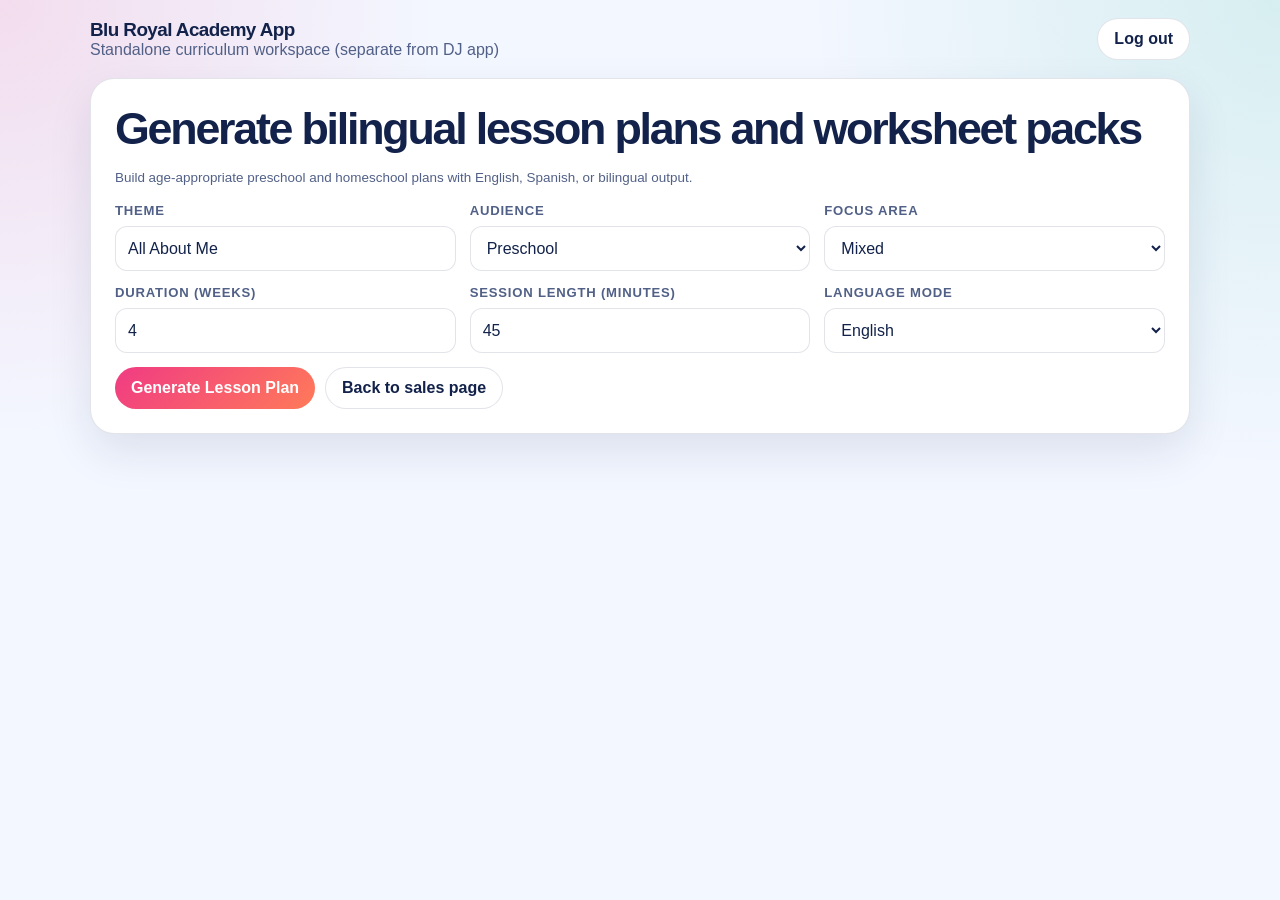
<file: static/academy-dashboard.html>
<!doctype html>
<html lang="en">
<head>
  <meta charset="utf-8" />
  <meta name="viewport" content="width=device-width, initial-scale=1" />
  <title>Blu Royal Academy App</title>
  <style>
    :root {
      --bg: #f3f7ff;
      --card: #ffffff;
      --line: rgba(18, 34, 74, 0.12);
      --text: #12224a;
      --muted: #516087;
      --accent: #f03b83;
      --accent2: #0baf8a;
    }
    * { box-sizing: border-box; }
    body {
      margin: 0;
      font-family: "Plus Jakarta Sans", "Segoe UI", Arial, sans-serif;
      color: var(--text);
      background:
        radial-gradient(circle at top left, rgba(240,59,131,0.14), transparent 28%),
        radial-gradient(circle at top right, rgba(11,175,138,0.12), transparent 30%),
        var(--bg);
      min-height: 100vh;
    }
    .shell { width: min(1100px, calc(100% - 32px)); margin: 0 auto; }
    .topbar {
      display: flex;
      justify-content: space-between;
      align-items: center;
      padding: 18px 0;
    }
    .brand {
      font-weight: 800;
      letter-spacing: -0.03em;
      font-size: 1.18rem;
    }
    .muted { color: var(--muted); }
    .btn {
      border: none;
      border-radius: 999px;
      padding: 11px 16px;
      font: inherit;
      font-weight: 800;
      cursor: pointer;
      text-decoration: none;
      display: inline-flex;
      align-items: center;
      justify-content: center;
    }
    .btn-primary {
      background: linear-gradient(135deg, var(--accent), #ff7a59);
      color: #fff;
    }
    .btn-secondary {
      border: 1px solid var(--line);
      background: #fff;
      color: var(--text);
    }
    .hero {
      background: var(--card);
      border: 1px solid var(--line);
      border-radius: 24px;
      padding: 24px;
      box-shadow: 0 18px 44px rgba(18, 34, 74, 0.1);
      margin-bottom: 18px;
    }
    h1 {
      margin: 0 0 10px;
      font-size: clamp(2rem, 4vw, 2.8rem);
      letter-spacing: -0.05em;
    }
    .grid {
      display: grid;
      grid-template-columns: repeat(3, 1fr);
      gap: 14px;
    }
    .field { display: grid; gap: 8px; }
    label {
      font-size: 0.82rem;
      font-weight: 800;
      text-transform: uppercase;
      letter-spacing: 0.06em;
      color: var(--muted);
    }
    input, select {
      width: 100%;
      border: 1px solid var(--line);
      border-radius: 12px;
      padding: 12px;
      font: inherit;
      color: var(--text);
      background: #fff;
    }
    .panel {
      background: var(--card);
      border: 1px solid var(--line);
      border-radius: 22px;
      padding: 20px;
      box-shadow: 0 14px 32px rgba(18, 34, 74, 0.08);
      margin-bottom: 16px;
    }
    .tabs { display: flex; gap: 8px; margin-bottom: 12px; }
    .tab {
      border: 1px solid var(--line);
      background: #fff;
      border-radius: 999px;
      padding: 8px 12px;
      font-size: 0.82rem;
      font-weight: 800;
      cursor: pointer;
    }
    .tab.active {
      background: rgba(240,59,131,0.12);
      border-color: rgba(240,59,131,0.4);
      color: var(--accent);
    }
    .tab-panel { display: none; }
    .tab-panel.active { display: block; }
    .card {
      border: 1px solid var(--line);
      border-radius: 14px;
      padding: 12px;
      margin-bottom: 10px;
      background: #fff;
    }
    .small { font-size: 0.84rem; color: var(--muted); line-height: 1.6; }
    @media (max-width: 900px) {
      .grid { grid-template-columns: 1fr; }
    }
  </style>
</head>
<body>
  <div class="shell">
    <header class="topbar">
      <div>
        <div class="brand">Blu Royal Academy App</div>
        <div class="muted">Standalone curriculum workspace (separate from DJ app)</div>
      </div>
      <form method="post" action="/academy/logout">
        <button class="btn btn-secondary" type="submit">Log out</button>
      </form>
    </header>

    <section class="hero">
      <h1>Generate bilingual lesson plans and worksheet packs</h1>
      <p class="small">Build age-appropriate preschool and homeschool plans with English, Spanish, or bilingual output.</p>

      <div class="grid" style="margin-top:14px;">
        <div class="field">
          <label>Theme</label>
          <input id="lp-theme" value="All About Me" placeholder="Ocean Life, Community Helpers, Seasons" />
        </div>
        <div class="field">
          <label>Audience</label>
          <select id="lp-audience">
            <option value="preschool" selected>Preschool</option>
            <option value="homeschool">Homeschool</option>
            <option value="mixed">Mixed</option>
          </select>
        </div>
        <div class="field">
          <label>Focus area</label>
          <select id="lp-focus">
            <option value="mixed" selected>Mixed</option>
            <option value="literacy">Literacy</option>
            <option value="math">Math</option>
            <option value="social_emotional">Social Emotional</option>
            <option value="science">Science</option>
          </select>
        </div>
        <div class="field">
          <label>Duration (weeks)</label>
          <input type="number" id="lp-weeks" min="1" max="12" value="4" />
        </div>
        <div class="field">
          <label>Session length (minutes)</label>
          <input type="number" id="lp-minutes" min="20" max="120" value="45" />
        </div>
        <div class="field">
          <label>Language mode</label>
          <select id="lp-language">
            <option value="english" selected>English</option>
            <option value="spanish">Spanish</option>
            <option value="bilingual">Bilingual (English + Spanish)</option>
          </select>
        </div>
      </div>

      <div style="display:flex;gap:10px;flex-wrap:wrap;margin-top:14px;">
        <button class="btn btn-primary" type="button" onclick="buildLessonPlan()">Generate Lesson Plan</button>
        <a class="btn btn-secondary" href="/">Back to sales page</a>
      </div>
    </section>

    <section id="lp-result" class="panel" style="display:none;">
      <div class="tabs">
        <button class="tab active" onclick="showTab('weeks', this)">Weekly Plans</button>
        <button class="tab" onclick="showTab('printables', this)">Printables</button>
        <button class="tab" onclick="showTab('hooks', this)">Instagram Hooks</button>
      </div>
      <div class="tab-panel active" id="tab-weeks"></div>
      <div class="tab-panel" id="tab-printables"></div>
      <div class="tab-panel" id="tab-hooks"></div>
    </section>
  </div>

  <script>
    async function post(url, body) {
      const r = await fetch(url, {
        method: 'POST',
        headers: { 'Content-Type': 'application/json' },
        body: JSON.stringify(body)
      });
      return r.json();
    }

    function showTab(name, btn) {
      const scope = document.getElementById('lp-result');
      scope.querySelectorAll('.tab').forEach((t) => t.classList.remove('active'));
      scope.querySelectorAll('.tab-panel').forEach((p) => p.classList.remove('active'));
      btn.classList.add('active');
      scope.querySelector('#tab-' + name).classList.add('active');
    }

    async function buildLessonPlan() {
      const res = await post('/api/academy/lesson-plan', {
        theme: document.getElementById('lp-theme').value,
        audience_type: document.getElementById('lp-audience').value,
        duration_weeks: document.getElementById('lp-weeks').value,
        focus_area: document.getElementById('lp-focus').value,
        session_length_minutes: document.getElementById('lp-minutes').value,
        language_mode: document.getElementById('lp-language').value,
        include_printables: true,
      });

      if (!res.success) {
        alert('Unable to generate lesson plan. Please check login session and try again.');
        return;
      }

      const d = res.data;
      const weeks = document.getElementById('tab-weeks');
      const printables = document.getElementById('tab-printables');
      const hooks = document.getElementById('tab-hooks');

      // PROFESSIONAL COMPREHENSIVE FORMAT
      if (d.is_comprehensive) {
        weeks.innerHTML = `
          <div class="card" style="border-left: 4px solid #4da6ff; padding: 20px;">
            <div style="display: flex; align-items: center; gap: 12px; margin-bottom: 16px;">
              <span style="font-size: 32px;">${d.emoji || '📚'}</span>
              <div>
                <h2 style="margin: 0; font-size: 24px;">${d.theme}</h2>
                <p style="margin: 4px 0; color: #666; font-style: italic;">${d.month}</p>
              </div>
            </div>

            <div class="card" style="background: #f0f4ff; margin-bottom: 16px;">
              <strong>Overview</strong>
              <p style="margin: 8px 0; line-height: 1.6;">${d.overview}</p>
            </div>

            <strong>Learning Objectives</strong>
            <div style="margin: 12px 0;">
              ${Object.entries(d.learning_objectives || {}).map(([subject, goals]) => `
                <div style="margin-bottom: 12px;">
                  <strong style="color: #2c5aa0;">${subject}</strong>
                  <ul style="margin: 6px 0 0 20px; padding: 0;">
                    ${goals.map(g => `<li style="margin: 4px 0;">${g}</li>`).join('')}
                  </ul>
                </div>
              `).join('')}
            </div>

            <div style="display: grid; grid-template-columns: repeat(auto-fit, minmax(300px, 1fr)); gap: 16px; margin: 16px 0;">
              <div class="card" style="background: #fff9e6;">
                <strong style="color: #cc8800;">Key Vocabulary</strong>
                <p style="margin: 8px 0; font-size: 13px; line-height: 1.5;">${d.key_vocabulary}</p>
              </div>

              <div class="card" style="background: #e6f2ff;">
                <strong style="color: #2c5aa0;">Materials Needed</strong>
                <ul style="margin: 6px 0 0 18px; padding: 0; font-size: 13px;">
                  ${(d.materials_needed || []).slice(0, 5).map(m => `<li>${m}</li>`).join('')}
                  ${(d.materials_needed || []).length > 5 ? `<li><em>+ ${d.materials_needed.length - 5} more</em></li>` : ''}
                </ul>
              </div>
            </div>

            <div style="display: grid; grid-template-columns: repeat(auto-fit, minmax(280px, 1fr)); gap: 16px; margin: 16px 0;">
              <div class="card" style="background: #ffe6e6;">
                <strong style="color: #cc4444;">Songs & Fingerplays</strong>
                <ul style="margin: 6px 0 0 18px; padding: 0; font-size: 13px;">
                  ${(d.songs_and_fingerplays || []).map(s => `<li>${s}</li>`).join('')}
                </ul>
              </div>

              <div class="card" style="background: #e6e6ff;">
                <strong style="color: #5555cc;">Read Alouds</strong>
                <ul style="margin: 6px 0 0 18px; padding: 0; font-size: 13px;">
                  ${(d.read_alouds || []).map(b => `<li>${b}</li>`).join('')}
                </ul>
              </div>
            </div>

            <strong>Daily Activities</strong>
            <div style="margin: 12px 0;">
              ${(d.daily_activities || []).map(day => `
                <div class="card" style="background: linear-gradient(135deg, #4da6ff 0%, #66b3ff 100%); color: white; margin-bottom: 10px; padding: 12px;">
                  <strong style="font-size: 16px;">⭐ ${day.day} - ${day.title}</strong>
                  <div style="margin-top: 10px; font-size: 13px; line-height: 1.6;">
                    ${Object.entries(day.activities || {}).map(([type, content]) => `
                      <div><strong>${type}:</strong> ${content}</div>
                    `).join('')}
                  </div>
                </div>
              `).join('')}
            </div>

            <div class="card" style="background: #fff0e6; border-left: 4px solid #ff9900; margin-top: 16px;">
              <strong style="color: #ff9900;">💡 Teacher Tip</strong>
              <p style="margin: 8px 0; font-size: 13px; line-height: 1.5;">${d.teacher_tip}</p>
            </div>

            <div class="card" style="background: #fff0f0; border-left: 4px solid #ff6666; margin-top: 12px;">
              <strong style="color: #ff6666;">👨‍👩‍👧 Family Take-Home Note</strong>
              <p style="margin: 8px 0; font-size: 13px; line-height: 1.5; font-style: italic;">${d.family_take_home_note}</p>
            </div>
          </div>
        `;
      } else {
        // LEGACY FORMAT
        weeks.innerHTML = d.weekly_plans.map((week) => `
          <div class="card">
            <strong>${week.title}</strong>
            <div class="small" style="margin-top:6px;">${week.objectives.join(' • ')}</div>
            ${week.daily_plan.map((day) => `
              <div class="card" style="margin-top:10px;background:#f8faff;">
                <strong>${day.day}</strong><br />
                <span class="small">${day.objective}</span><br />
                <div class="small" style="margin-top:6px;">${day.schedule.map((b) => `${b.block} (${b.minutes}m): ${b.activity}`).join('<br />')}</div>
              </div>
            `).join('')}
          </div>
        `).join('');
      }

      const docs = d.printable_documents || [];
      if (!docs.length) {
        printables.innerHTML = '<div class="card small">No printables selected.</div>';
      } else {
        printables.innerHTML = docs.map((doc) => `
          <div class="card">
            <strong>${doc.title}</strong>
            <div class="small" style="white-space:pre-wrap;margin-top:6px;">${doc.content}</div>
            <div style="display:flex;gap:8px;flex-wrap:wrap;margin-top:10px;">
              <button class="btn btn-secondary" type="button" onclick="downloadPrintable('${doc.id}')">Download</button>
              <button class="btn btn-secondary" type="button" onclick="printPrintable('${doc.id}')">Print</button>
            </div>
          </div>
        `).join('');
      }

      hooks.innerHTML = (d.instagram_promo_hooks || []).map((h) => `
        <div class="card small">${h}</div>
      `).join('');

      window.lastPrintableDocs = docs;
      document.getElementById('lp-result').style.display = 'block';
    }

    function getPrintableDoc(docId) {
      const docs = window.lastPrintableDocs || [];
      return docs.find((d) => d.id === docId);
    }

    function downloadPrintable(docId) {
      const doc = getPrintableDoc(docId);
      if (!doc) return;

      const blob = new Blob([doc.content], { type: 'text/plain;charset=utf-8' });
      const url = URL.createObjectURL(blob);
      const a = document.createElement('a');
      a.href = url;
      a.download = `${doc.title.replace(/[^a-z0-9]+/gi, '_').toLowerCase()}.txt`;
      document.body.appendChild(a);
      a.click();
      a.remove();
      URL.revokeObjectURL(url);
    }

    function printPrintable(docId) {
      const doc = getPrintableDoc(docId);
      if (!doc) return;

      const printWin = window.open('', '_blank');
      printWin.document.write(`<!doctype html><html><head><title>${doc.title}</title><style>body{font-family:Arial,sans-serif;padding:24px;white-space:pre-wrap;line-height:1.5;}h1{font-size:20px;}</style></head><body><h1>${doc.title}</h1><pre>${doc.content.replace(/</g, '&lt;').replace(/>/g, '&gt;')}</pre><script>window.onload=()=>window.print();<\/script></body></html>`);
      printWin.document.close();
    }
  </script>
</body>
</html>
</file>
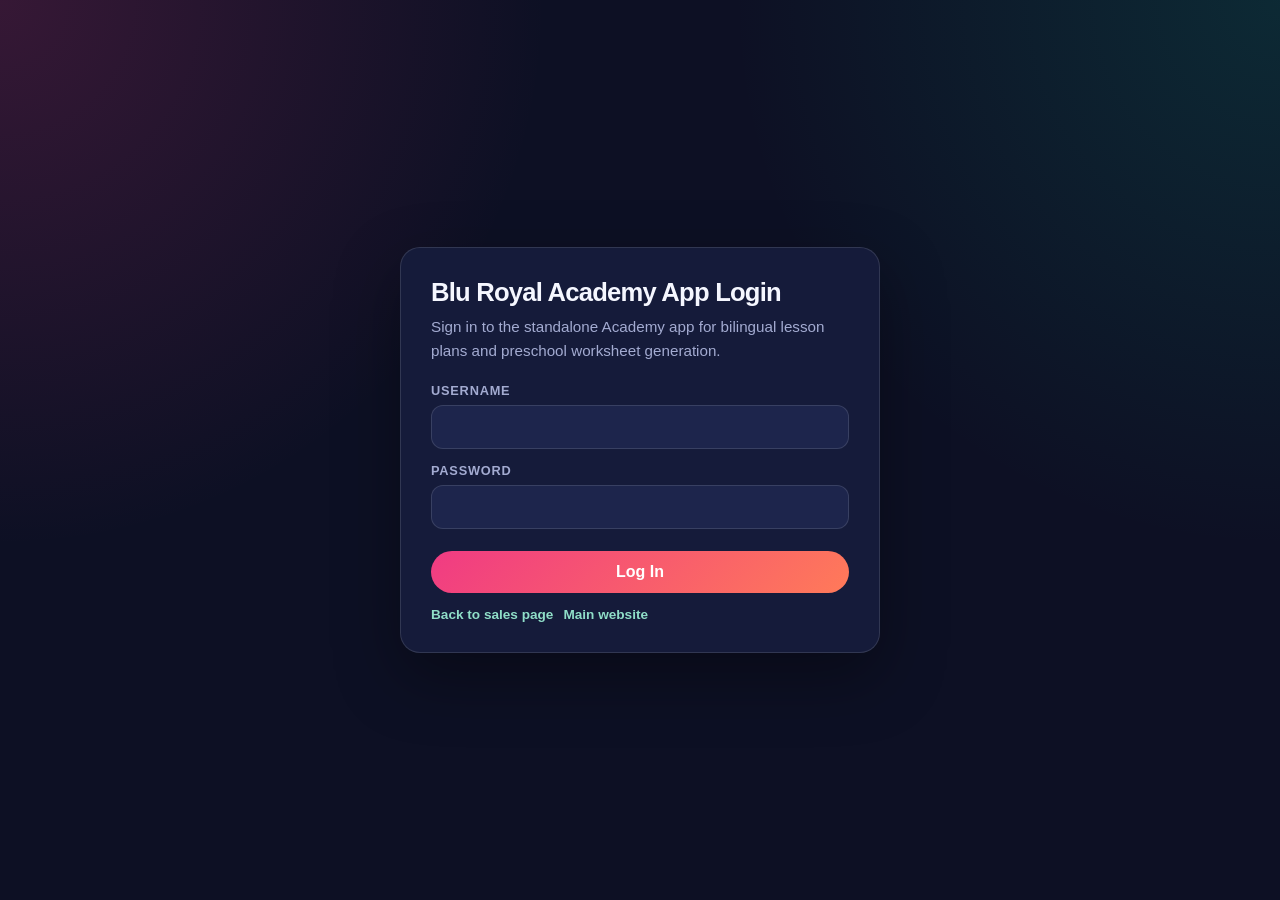
<file: static/academy-login.html>
<!doctype html>
<html lang="en">
<head>
  <meta charset="utf-8" />
  <meta name="viewport" content="width=device-width, initial-scale=1" />
  <title>Blu Royal Academy Login</title>
  <style>
    :root {
      --bg: #0d1024;
      --card: #151b3a;
      --line: rgba(255,255,255,0.12);
      --text: #f5f7ff;
      --muted: #a3abd1;
      --accent: #f03b83;
      --accent2: #0baf8a;
    }
    * { box-sizing: border-box; }
    body {
      margin: 0;
      min-height: 100vh;
      display: grid;
      place-items: center;
      background:
        radial-gradient(circle at top left, rgba(240,59,131,0.18), transparent 35%),
        radial-gradient(circle at top right, rgba(11,175,138,0.16), transparent 35%),
        var(--bg);
      font-family: "Plus Jakarta Sans", "Segoe UI", Arial, sans-serif;
      color: var(--text);
      padding: 20px;
    }
    .card {
      width: min(480px, 100%);
      background: var(--card);
      border: 1px solid var(--line);
      border-radius: 20px;
      padding: 30px;
      box-shadow: 0 24px 64px rgba(0,0,0,0.35);
    }
    h1 {
      margin: 0 0 8px;
      font-size: 1.6rem;
      letter-spacing: -0.03em;
    }
    p {
      margin: 0 0 20px;
      color: var(--muted);
      line-height: 1.6;
      font-size: 0.95rem;
    }
    .field { margin-bottom: 14px; }
    label {
      display: block;
      margin-bottom: 7px;
      color: var(--muted);
      font-size: 0.8rem;
      font-weight: 700;
      text-transform: uppercase;
      letter-spacing: 0.06em;
    }
    input {
      width: 100%;
      padding: 12px 14px;
      border-radius: 12px;
      border: 1px solid var(--line);
      background: #1d254c;
      color: var(--text);
      font: inherit;
    }
    input:focus {
      outline: none;
      border-color: var(--accent);
    }
    .btn {
      width: 100%;
      border: none;
      border-radius: 999px;
      padding: 12px 16px;
      font: inherit;
      font-weight: 800;
      cursor: pointer;
      background: linear-gradient(135deg, var(--accent), #ff7a59);
      color: #fff;
      margin-top: 8px;
    }
    .error {
      background: rgba(255, 74, 109, 0.12);
      border: 1px solid rgba(255, 74, 109, 0.35);
      color: #ff9ab2;
      border-radius: 12px;
      padding: 10px 12px;
      font-size: 0.88rem;
      margin-bottom: 14px;
      display: none;
    }
    .error.show { display: block; }
    .links {
      margin-top: 14px;
      display: flex;
      gap: 10px;
      flex-wrap: wrap;
    }
    .link {
      color: #8fdec8;
      text-decoration: none;
      font-size: 0.85rem;
      font-weight: 700;
    }
  </style>
</head>
<body>
  <main class="card">
    <h1>Blu Royal Academy App Login</h1>
    <p>Sign in to the standalone Academy app for bilingual lesson plans and preschool worksheet generation.</p>

    <div id="error" class="error">Incorrect academy app username or password.</div>

    <form method="post" action="/academy/login">
      <div class="field">
        <label for="username">Username</label>
        <input id="username" name="username" autocomplete="username" required />
      </div>
      <div class="field">
        <label for="password">Password</label>
        <input id="password" name="password" type="password" autocomplete="current-password" required />
      </div>
      <button class="btn" type="submit">Log In</button>
    </form>

    <div class="links">
      <a class="link" href="/">Back to sales page</a>
      <a class="link" href="https://bluroyaladventures.com" target="_blank" rel="noopener">Main website</a>
    </div>
  </main>

  <script>
    const params = new URLSearchParams(window.location.search);
    if (params.get('error') === '1') {
      document.getElementById('error').classList.add('show');
    }
  </script>
</body>
</html>
</file>
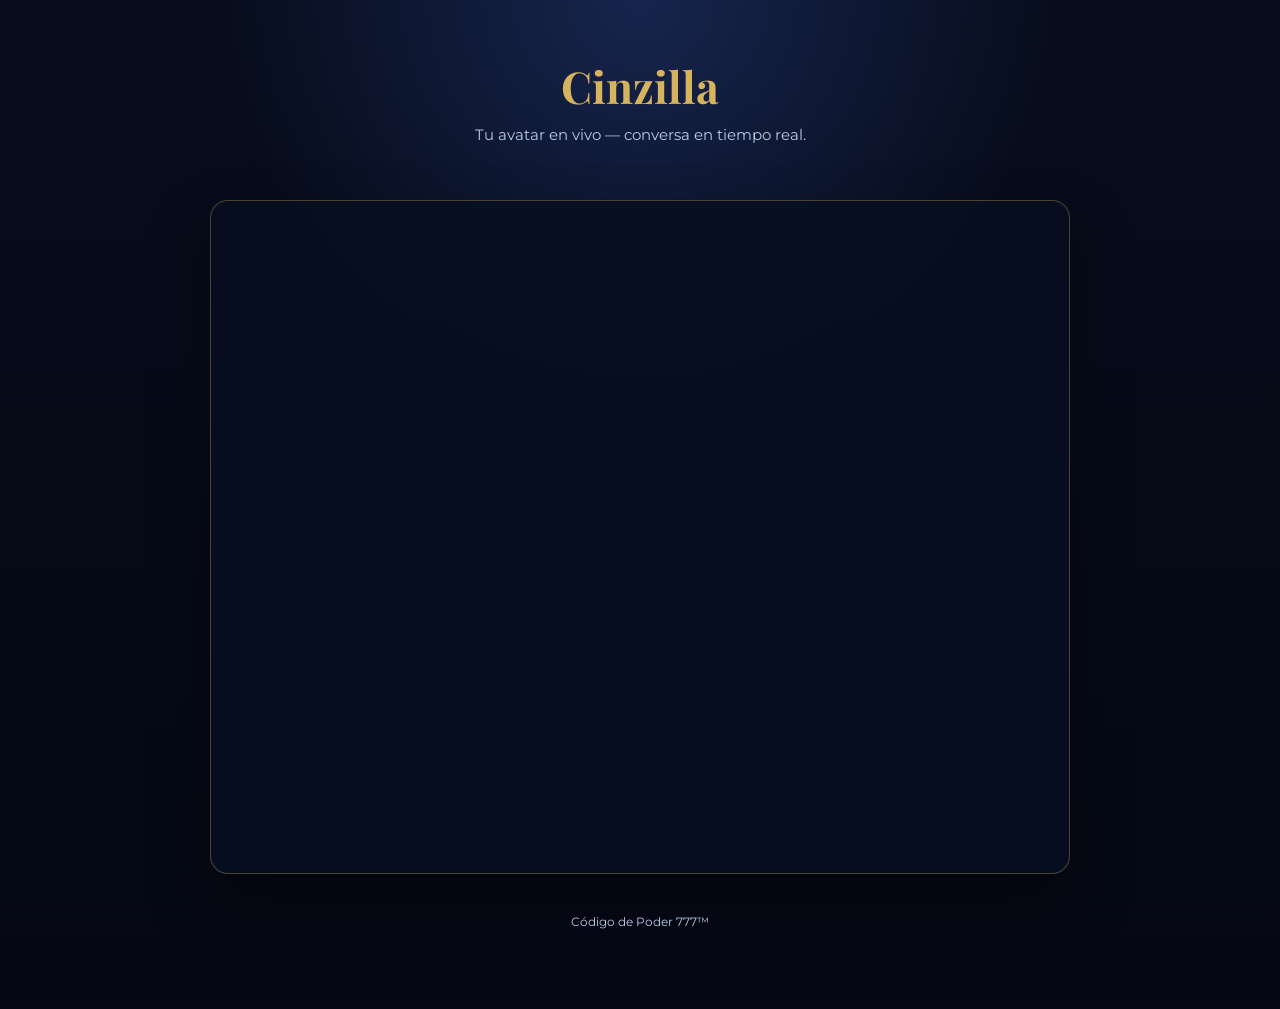
<file: static/cinzilla.html>
<!DOCTYPE html>
<html lang="es">
<head>
  <meta charset="UTF-8" />
  <meta name="viewport" content="width=device-width, initial-scale=1.0" />
  <title>Cinzilla — Código de Poder 777™</title>
  <link href="https://fonts.googleapis.com/css2?family=Playfair+Display:wght@600;700&family=Montserrat:wght@400;500;700;800&display=swap" rel="stylesheet" />
  <style>
    *, *::before, *::after { box-sizing: border-box; margin: 0; padding: 0; }
    :root {
      --bg: #070d1c; --bg-soft: #0b142d; --surface: rgba(8, 15, 33, 0.86);
      --surface-solid: #091326; --line: rgba(214, 180, 93, 0.32);
      --text: #dfe8f8; --muted: #b9cbe8; --gold: #d6b45d;
      --blue: #3452aa; --display: "Playfair Display", serif; --body: "Montserrat", sans-serif;
      --radius: 18px;
    }
    html { scroll-behavior: smooth; }
    body {
      font-family: var(--body); color: var(--text);
      background: radial-gradient(circle at top, rgba(52, 82, 170, 0.35), transparent 35%),
        linear-gradient(180deg, #070d1c 0%, #050814 100%);
      min-height: 100vh; padding-bottom: 80px;
    }
    header { text-align: center; padding: 56px 20px 24px; }
    header h1 { font-family: var(--display); color: var(--gold); font-size: clamp(28px, 5vw, 44px); }
    header p { color: var(--muted); margin-top: 10px; font-size: 15px; max-width: 560px; margin-left: auto; margin-right: auto; }
    .stage { max-width: 900px; margin: 32px auto 0; padding: 0 20px; }
    .frame-wrap {
      background: var(--surface); border: 1px solid var(--line); border-radius: var(--radius);
      padding: 16px; box-shadow: 0 30px 60px rgba(0,0,0,0.35);
    }
    .frame-wrap iframe { width: 100%; min-height: 640px; border: 0; border-radius: 12px; display: block; }
    footer { text-align: center; color: var(--muted); font-size: 12px; margin-top: 40px; }
  </style>
</head>
<body>
  <header>
    <h1>Cinzilla</h1>
    <p>Tu avatar en vivo — conversa en tiempo real.</p>
  </header>
  <div class="stage">
    <div class="frame-wrap">
      <iframe src="https://embed.liveavatar.com/v1/0d7708e0-38ff-44c2-93e0-90448a544cdd?orientation=horizontal" allow="microphone" title="LiveAvatar Embed" style="aspect-ratio: 16/9;"></iframe>
    </div>
  </div>
  <footer>Código de Poder 777™</footer>
</body>
</html>
</file>
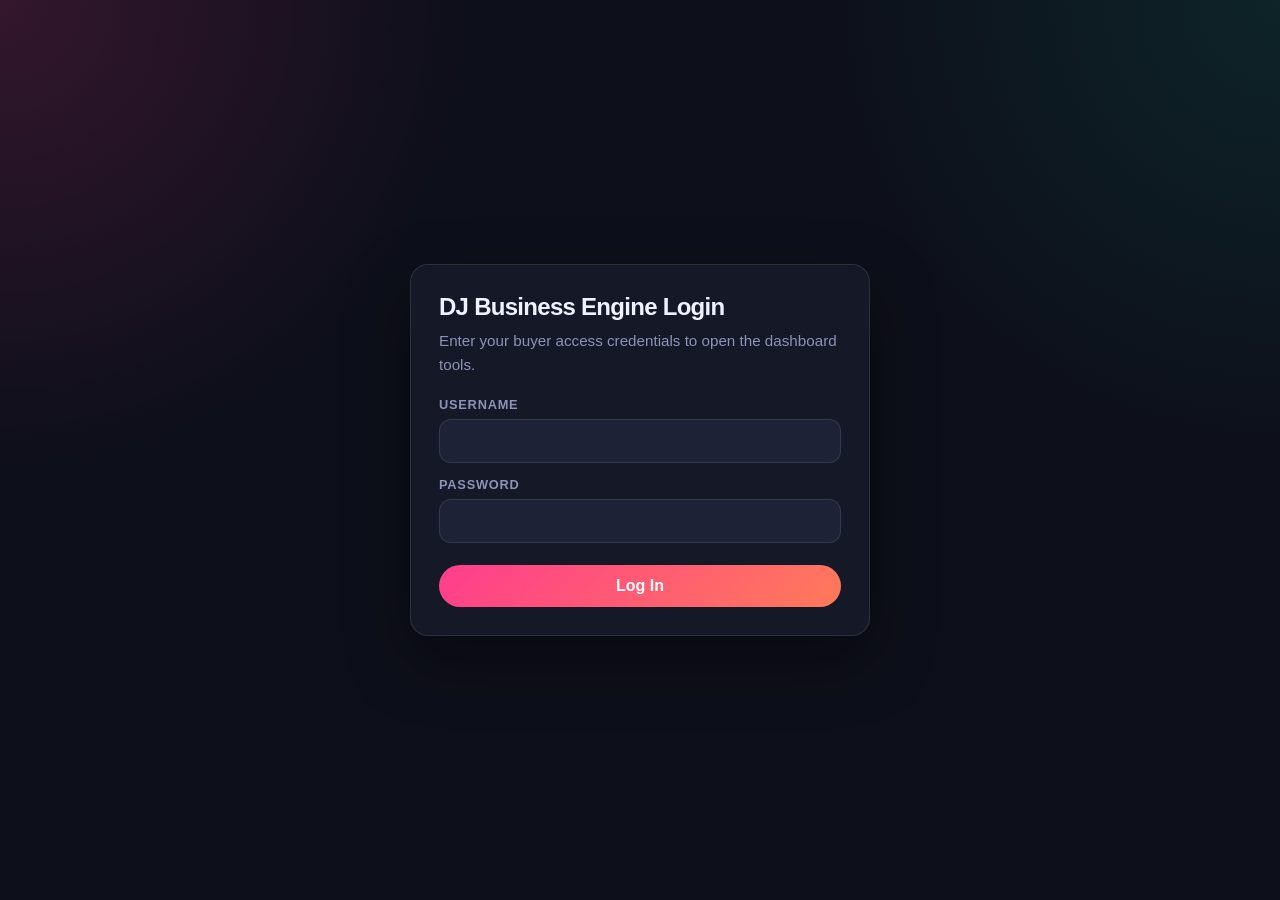
<file: static/dashboard-login.html>
<!doctype html>
<html lang="en">
<head>
  <meta charset="utf-8" />
  <meta name="viewport" content="width=device-width, initial-scale=1" />
  <title>DJ Dashboard Login</title>
  <style>
    :root {
      --bg: #0d0f1a;
      --card: #151827;
      --line: rgba(255,255,255,0.1);
      --text: #f0f2ff;
      --muted: #8c93b9;
      --accent: #ff3d8d;
    }
    * { box-sizing: border-box; }
    body {
      margin: 0;
      min-height: 100vh;
      display: grid;
      place-items: center;
      background:
        radial-gradient(circle at top left, rgba(255,61,141,0.16), transparent 30%),
        radial-gradient(circle at top right, rgba(15,187,143,0.12), transparent 30%),
        var(--bg);
      font-family: Inter, "Segoe UI", Arial, sans-serif;
      color: var(--text);
      padding: 20px;
    }
    .card {
      width: min(460px, 100%);
      background: var(--card);
      border: 1px solid var(--line);
      border-radius: 18px;
      padding: 28px;
      box-shadow: 0 24px 64px rgba(0,0,0,0.35);
    }
    h1 {
      margin: 0 0 8px;
      font-size: 1.5rem;
      letter-spacing: -0.03em;
    }
    p {
      margin: 0 0 20px;
      color: var(--muted);
      line-height: 1.6;
      font-size: 0.95rem;
    }
    .field { margin-bottom: 14px; }
    label {
      display: block;
      margin-bottom: 7px;
      color: var(--muted);
      font-size: 0.8rem;
      font-weight: 700;
      text-transform: uppercase;
      letter-spacing: 0.06em;
    }
    input {
      width: 100%;
      padding: 12px 14px;
      border-radius: 12px;
      border: 1px solid var(--line);
      background: #1d2237;
      color: var(--text);
      font: inherit;
    }
    input:focus {
      outline: none;
      border-color: var(--accent);
    }
    .btn {
      width: 100%;
      border: none;
      border-radius: 999px;
      padding: 12px 16px;
      font: inherit;
      font-weight: 800;
      cursor: pointer;
      background: linear-gradient(135deg, var(--accent), #ff7a59);
      color: #fff;
      margin-top: 8px;
    }
    .error {
      background: rgba(255, 74, 109, 0.12);
      border: 1px solid rgba(255, 74, 109, 0.35);
      color: #ff9ab2;
      border-radius: 12px;
      padding: 10px 12px;
      font-size: 0.88rem;
      margin-bottom: 14px;
      display: none;
    }
    .error.show { display: block; }
  </style>
</head>
<body>
  <main class="card">
    <h1>DJ Business Engine Login</h1>
    <p>Enter your buyer access credentials to open the dashboard tools.</p>

    <div id="error" class="error">Incorrect username or password.</div>

    <form method="post" action="/dashboard/login">
      <div class="field">
        <label for="username">Username</label>
        <input id="username" name="username" autocomplete="username" required />
      </div>
      <div class="field">
        <label for="password">Password</label>
        <input id="password" name="password" type="password" autocomplete="current-password" required />
      </div>
      <button class="btn" type="submit">Log In</button>
    </form>
  </main>

  <script>
    const params = new URLSearchParams(window.location.search);
    if (params.get('error') === '1') {
      document.getElementById('error').classList.add('show');
    }
  </script>
</body>
</html>
</file>
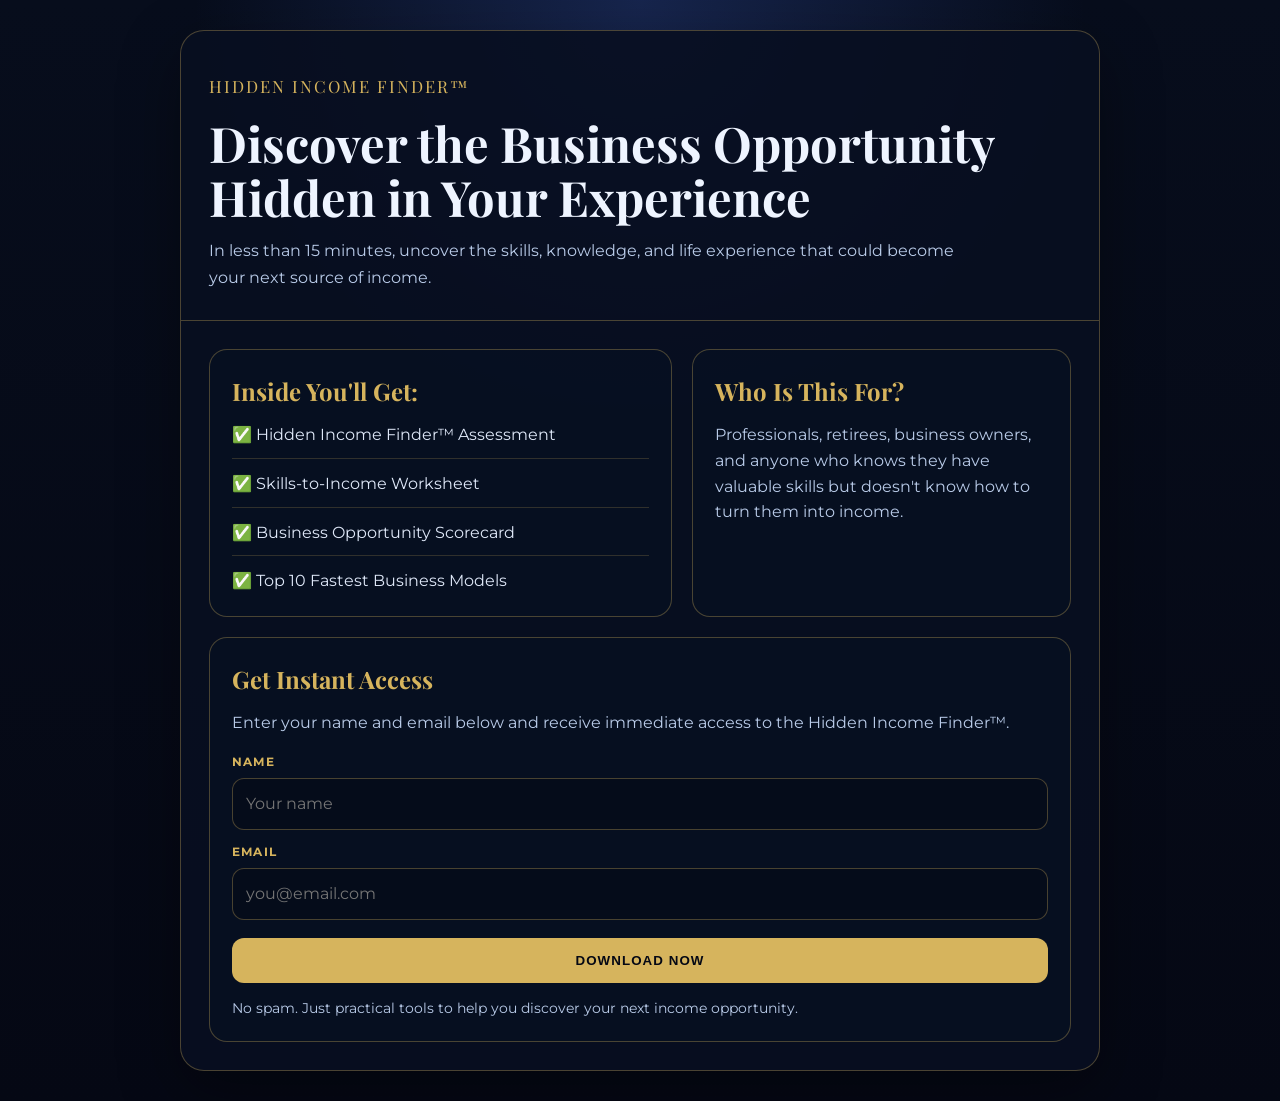
<file: static/hidden-income-finder.html>
<!doctype html>
<html lang="en">
<head>
  <meta charset="utf-8" />
  <meta name="viewport" content="width=device-width, initial-scale=1" />
  <title>Hidden Income Finder™</title>
  <link href="https://fonts.googleapis.com/css2?family=Playfair+Display:wght@600;700&family=Montserrat:wght@400;500;700;800&display=swap" rel="stylesheet" />
  <style>
    :root {
      --bg: #070d1c;
      --surface: rgba(8, 15, 33, 0.9);
      --line: rgba(214, 180, 93, 0.32);
      --gold: #d6b45d;
      --text: #dfe8f8;
      --muted: #b9cbe8;
      --success: #39e586;
    }

    * {
      box-sizing: border-box;
      margin: 0;
      padding: 0;
    }

    body {
      font-family: "Montserrat", sans-serif;
      color: var(--text);
      background:
        radial-gradient(circle at top, rgba(52, 82, 170, 0.35), transparent 35%),
        linear-gradient(180deg, #070d1c 0%, #050814 100%);
      min-height: 100vh;
      line-height: 1.6;
      padding: 30px 16px;
    }

    .page {
      max-width: 920px;
      margin: 0 auto;
      border: 1px solid var(--line);
      border-radius: 24px;
      background: var(--surface);
      box-shadow: 0 20px 60px rgba(0, 0, 0, 0.35);
      overflow: hidden;
    }

    .hero {
      padding: 42px 28px 30px;
      border-bottom: 1px solid var(--line);
    }

    .brand {
      font-family: "Playfair Display", serif;
      letter-spacing: 0.12em;
      color: var(--gold);
      font-size: 1.05rem;
      margin-bottom: 16px;
      text-transform: uppercase;
    }

    h1 {
      font-family: "Playfair Display", serif;
      font-size: clamp(1.9rem, 6vw, 3.05rem);
      line-height: 1.1;
      margin-bottom: 14px;
      color: #eef4ff;
      text-wrap: balance;
    }

    .subhead {
      color: var(--muted);
      font-size: 1.03rem;
      max-width: 760px;
    }

    .content {
      display: grid;
      grid-template-columns: 1.1fr 0.9fr;
      gap: 20px;
      padding: 28px;
    }

    .panel {
      border: 1px solid var(--line);
      border-radius: 18px;
      background: rgba(7, 17, 34, 0.72);
      padding: 22px;
    }

    h2 {
      font-family: "Playfair Display", serif;
      color: var(--gold);
      font-size: 1.5rem;
      margin-bottom: 12px;
    }

    .checklist {
      list-style: none;
      display: grid;
      gap: 12px;
      margin-top: 12px;
    }

    .checklist li {
      padding-bottom: 10px;
      border-bottom: 1px solid rgba(214, 180, 93, 0.2);
      font-size: 1rem;
    }

    .checklist li:last-child {
      border-bottom: 0;
      padding-bottom: 0;
    }

    .for-who {
      color: var(--muted);
      margin-top: 6px;
    }

    .form-wrap p {
      color: var(--muted);
      margin-bottom: 16px;
    }

    .field {
      margin-bottom: 12px;
    }

    label {
      display: block;
      color: var(--gold);
      font-size: 0.76rem;
      font-weight: 700;
      letter-spacing: 0.1em;
      text-transform: uppercase;
      margin-bottom: 7px;
    }

    input {
      width: 100%;
      border: 1px solid var(--line);
      background: rgba(5, 12, 26, 0.8);
      color: var(--text);
      border-radius: 12px;
      padding: 12px 13px;
      font: inherit;
    }

    input:focus {
      outline: none;
      border-color: rgba(214, 180, 93, 0.72);
      box-shadow: 0 0 0 3px rgba(214, 180, 93, 0.16);
    }

    .btn {
      width: 100%;
      border: 1px solid rgba(214, 180, 93, 0.45);
      background: var(--gold);
      color: #050814;
      border-radius: 12px;
      padding: 14px;
      font-weight: 800;
      letter-spacing: 0.08em;
      text-transform: uppercase;
      cursor: pointer;
      margin-top: 6px;
    }

    .note {
      margin-top: 14px;
      font-size: 0.87rem;
      color: var(--muted);
    }

    .success {
      display: none;
      margin-top: 12px;
      border: 1px solid rgba(57, 229, 134, 0.45);
      background: rgba(57, 229, 134, 0.12);
      color: #b9ffd7;
      border-radius: 12px;
      padding: 11px;
      font-weight: 700;
      text-align: center;
    }

    @media (max-width: 840px) {
      .content {
        grid-template-columns: 1fr;
      }
    }
  </style>
</head>
<body>
  <main class="page">
    <header class="hero">
      <div class="brand">Hidden Income Finder™</div>
      <h1>Discover the Business Opportunity Hidden in Your Experience</h1>
      <p class="subhead">
        In less than 15 minutes, uncover the skills, knowledge, and life experience that could become your next source of income.
      </p>
    </header>

    <section class="content">
      <div class="panel">
        <h2>Inside You'll Get:</h2>
        <ul class="checklist">
          <li>✅ Hidden Income Finder™ Assessment</li>
          <li>✅ Skills-to-Income Worksheet</li>
          <li>✅ Business Opportunity Scorecard</li>
          <li>✅ Top 10 Fastest Business Models</li>
        </ul>
      </div>

      <div class="panel">
        <h2>Who Is This For?</h2>
        <p class="for-who">
          Professionals, retirees, business owners, and anyone who knows they have valuable skills but doesn't know how to turn them into income.
        </p>
      </div>

      <div class="panel form-wrap" style="grid-column: 1 / -1;">
        <h2>Get Instant Access</h2>
        <p>
          Enter your name and email below and receive immediate access to the Hidden Income Finder™.
        </p>

        <form id="finderForm">
          <div class="field">
            <label for="name">Name</label>
            <input id="name" name="name" type="text" placeholder="Your name" required />
          </div>

          <div class="field">
            <label for="email">Email</label>
            <input id="email" name="email" type="email" placeholder="you@email.com" required />
          </div>

          <button class="btn" type="submit">Download Now</button>
        </form>

        <div class="success" id="successMsg">You're in! Check your inbox for immediate access.</div>
        <div class="note">No spam. Just practical tools to help you discover your next income opportunity.</div>
      </div>
    </section>
  </main>

  <script>
    const form = document.getElementById("finderForm");
    const successMsg = document.getElementById("successMsg");

    form.addEventListener("submit", function (e) {
      e.preventDefault();
      form.style.display = "none";
      successMsg.style.display = "block";
    });
  </script>
</body>
</html>
</file>
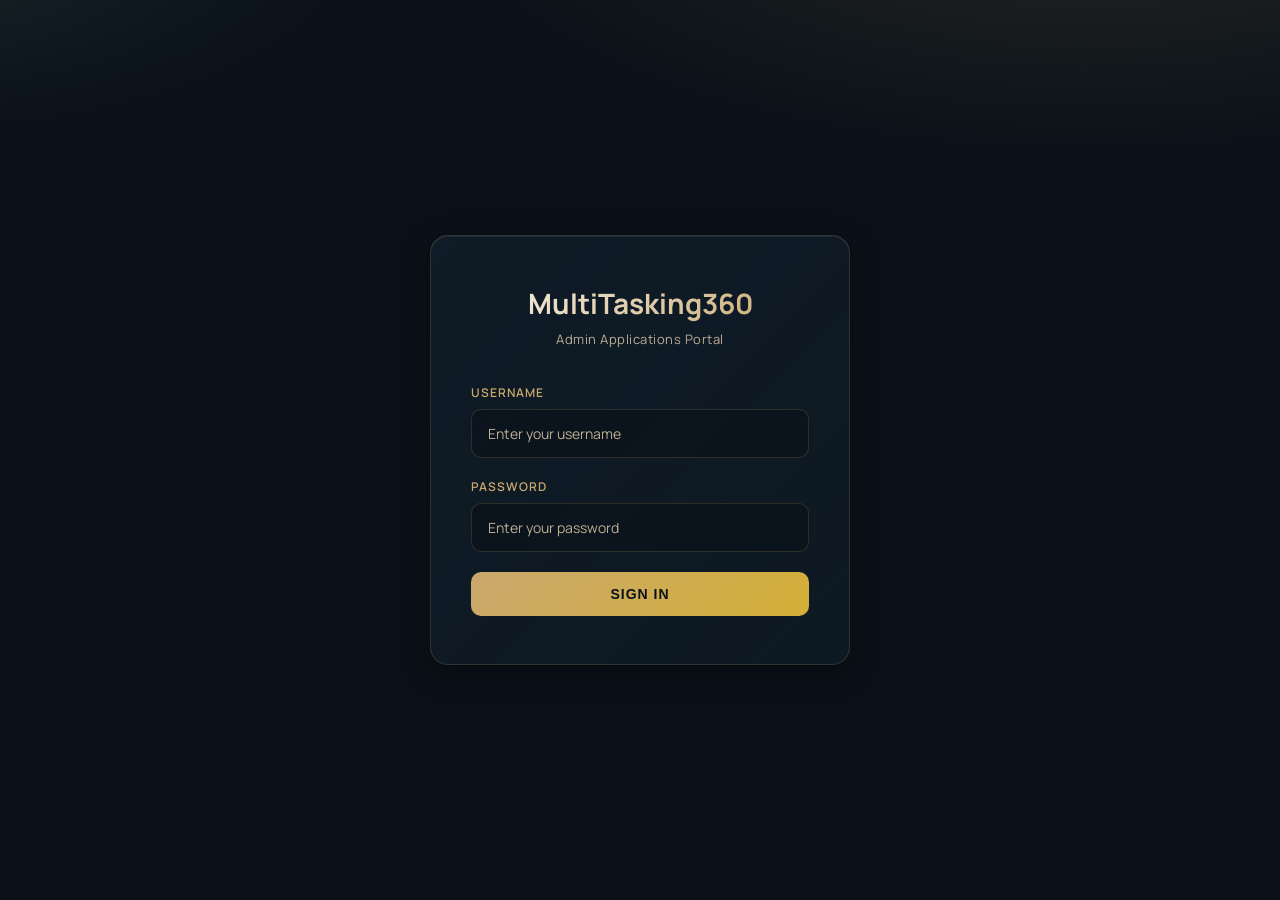
<file: static/mt360-admin-login.html>
<!doctype html>
<html lang="en">
<head>
  <meta charset="utf-8" />
  <meta name="viewport" content="width=device-width, initial-scale=1" />
  <title>MultiTasking360 Admin Login</title>
  <style>
    @import url('https://fonts.googleapis.com/css2?family=Manrope:wght@500;600;700;800&display=swap');

    :root {
      --bg: #0a1118;
      --surface: #0f1b26;
      --border: rgba(201, 168, 109, 0.18);
      --text: #f7f2e8;
      --muted: #bcae93;
      --accent: #c9a86d;
      --accent2: #84b6a4;
      --radius: 18px;
    }

    * { box-sizing: border-box; margin: 0; padding: 0; }
    body {
      font-family: "Manrope", sans-serif;
      background:
        radial-gradient(1200px 500px at 85% -120px, rgba(201,168,109,0.15), transparent 55%),
        radial-gradient(1000px 400px at -10% -60px, rgba(132,182,164,0.12), transparent 50%),
        var(--bg);
      color: var(--text);
      min-height: 100vh;
      display: flex;
      align-items: center;
      justify-content: center;
      padding: 20px;
    }

    .login-container {
      width: 100%;
      max-width: 420px;
      background: linear-gradient(135deg, var(--surface) 0%, rgba(15,27,38,0.8) 100%);
      border: 1px solid var(--border);
      border-radius: var(--radius);
      padding: 48px 40px;
      box-shadow:
        0 8px 32px rgba(0,0,0,0.4),
        inset 0 1px 0 rgba(255,255,255,0.08);
    }

    .login-header {
      text-align: center;
      margin-bottom: 36px;
    }

    .login-header__title {
      font-size: 28px;
      font-weight: 700;
      margin-bottom: 8px;
      background: linear-gradient(135deg, var(--text), var(--accent));
      -webkit-background-clip: text;
      -webkit-text-fill-color: transparent;
      background-clip: text;
    }

    .login-header__subtitle {
      font-size: 13px;
      color: var(--muted);
      letter-spacing: 0.5px;
    }

    .form-group {
      margin-bottom: 20px;
    }

    .form-label {
      display: block;
      font-size: 12px;
      font-weight: 600;
      color: var(--accent);
      margin-bottom: 8px;
      text-transform: uppercase;
      letter-spacing: 1px;
    }

    .form-input {
      width: 100%;
      padding: 14px 16px;
      background: rgba(0,0,0,0.2);
      border: 1px solid var(--border);
      border-radius: 10px;
      color: var(--text);
      font-size: 14px;
      font-family: inherit;
      transition: all 0.25s ease;
    }

    .form-input:focus {
      outline: none;
      border-color: var(--accent2);
      background: rgba(132,182,164,0.08);
      box-shadow: 0 0 0 3px rgba(132,182,164,0.12);
    }

    .form-input::placeholder {
      color: var(--muted);
    }

    .error-message {
      display: none;
      padding: 12px 14px;
      background: rgba(239,68,68,0.12);
      border: 1px solid rgba(239,68,68,0.3);
      border-radius: 8px;
      color: #fca5a5;
      font-size: 13px;
      margin-bottom: 20px;
    }

    .error-message.show {
      display: block;
    }

    .form-submit {
      width: 100%;
      padding: 14px 24px;
      background: linear-gradient(135deg, var(--accent) 0%, #d4af37 100%);
      border: none;
      border-radius: 10px;
      color: #0a1118;
      font-size: 14px;
      font-weight: 700;
      cursor: pointer;
      transition: all 0.3s ease;
      text-transform: uppercase;
      letter-spacing: 1px;
    }

    .form-submit:hover {
      transform: translateY(-2px);
      box-shadow: 0 8px 16px rgba(201,168,109,0.3);
    }

    .form-submit:active {
      transform: translateY(0);
    }

    .form-submit:disabled {
      opacity: 0.6;
      cursor: not-allowed;
    }
  </style>
</head>
<body>
  <div class="login-container">
    <div class="login-header">
      <div class="login-header__title">MultiTasking360</div>
      <div class="login-header__subtitle">Admin Applications Portal</div>
    </div>

    <div class="error-message" id="error"></div>

    <form id="login-form" method="POST">
      <div class="form-group">
        <label class="form-label">Username</label>
        <input
          type="text"
          class="form-input"
          name="username"
          placeholder="Enter your username"
          required
          autocomplete="username"
        />
      </div>

      <div class="form-group">
        <label class="form-label">Password</label>
        <input
          type="password"
          class="form-input"
          name="password"
          placeholder="Enter your password"
          required
          autocomplete="current-password"
        />
      </div>

      <button type="submit" class="form-submit">Sign In</button>
    </form>
  </div>

  <script>
    const form = document.getElementById('login-form');
    const errorDiv = document.getElementById('error');

    form.addEventListener('submit', async (e) => {
      e.preventDefault();
      errorDiv.classList.remove('show');

      const formData = new FormData(form);
      const submitBtn = form.querySelector('button[type="submit"]');
      submitBtn.disabled = true;
      submitBtn.textContent = 'Signing in...';

      try {
        const response = await fetch('/mt360-admin/login', {
          method: 'POST',
          body: formData,
        });

        if (response.ok) {
          window.location.href = '/mt360-admin';
        } else {
          errorDiv.textContent = 'Incorrect username or password.';
          errorDiv.classList.add('show');
          submitBtn.disabled = false;
          submitBtn.textContent = 'Sign In';
        }
      } catch (err) {
        errorDiv.textContent = 'An error occurred. Please try again.';
        errorDiv.classList.add('show');
        submitBtn.disabled = false;
        submitBtn.textContent = 'Sign In';
      }
    });

    // Show error if URL has error param
    if (new URLSearchParams(window.location.search).has('error')) {
      errorDiv.textContent = 'Incorrect username or password.';
      errorDiv.classList.add('show');
    }
  </script>
</body>
</html>
</file>
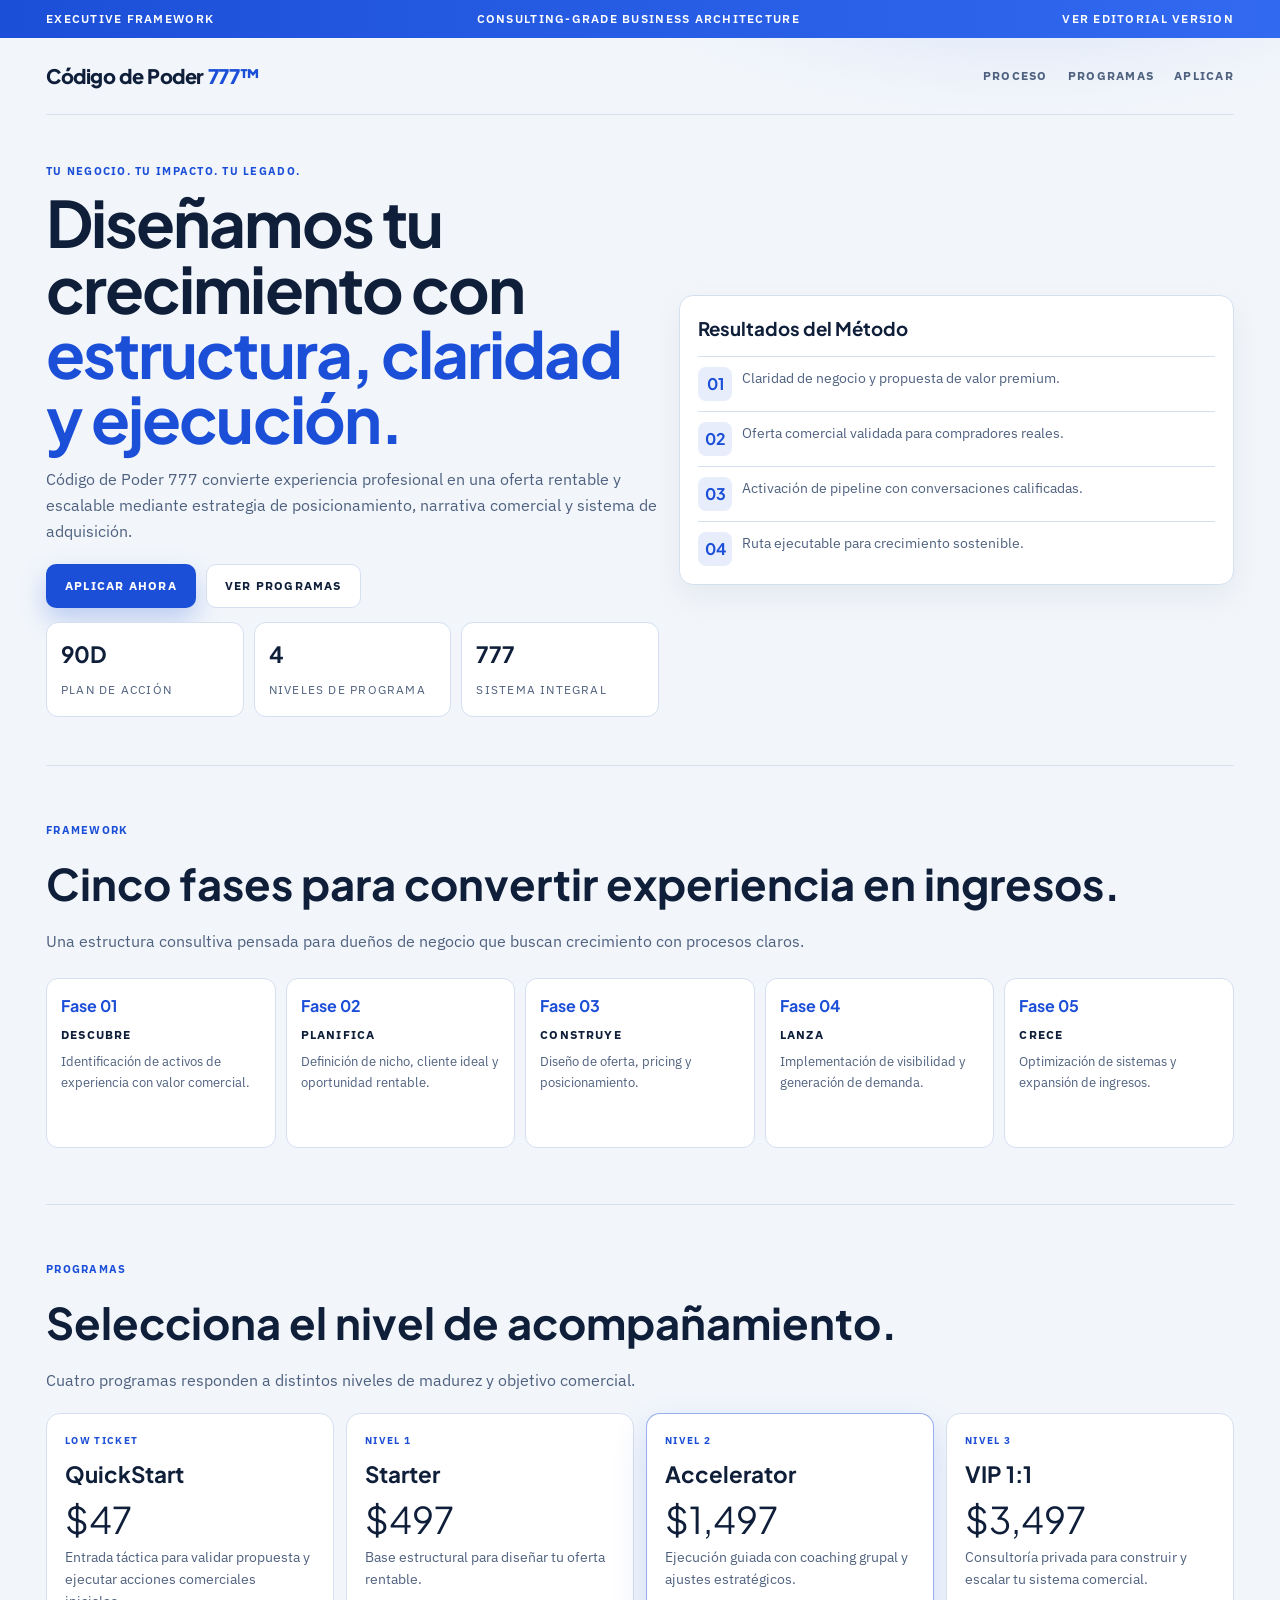
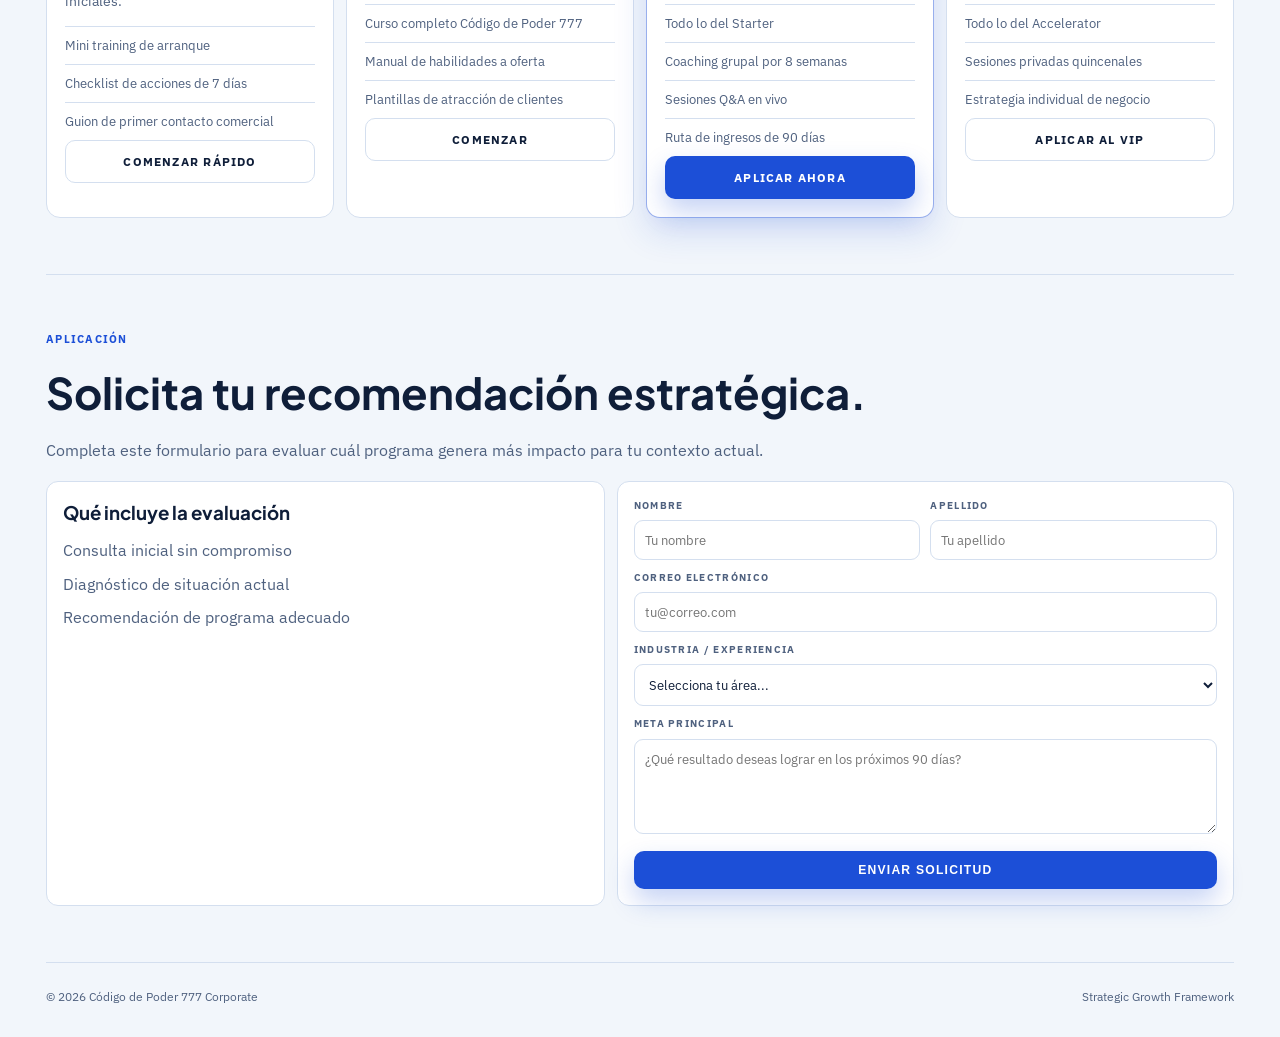
<file: static/multitasking360-corporate.html>
<!DOCTYPE html>
<html lang="es">
<head>
  <meta charset="UTF-8" />
  <meta name="viewport" content="width=device-width, initial-scale=1.0" />
  <title>Código de Poder 777 Corporate — Tu Negocio. Tu Impacto. Tu Legado.</title>
  <link href="https://fonts.googleapis.com/css2?family=Plus+Jakarta+Sans:wght@500;600;700;800&family=IBM+Plex+Sans:wght@400;500;600&display=swap" rel="stylesheet" />
  <style>
    :root {
      --bg: #f2f6fb;
      --ink: #0f1e39;
      --blue: #1c4fd7;
      --blue-soft: #3169f0;
      --teal: #0ea5a4;
      --line: #d4dfef;
      --muted: #4f617f;
      --card: #ffffff;
      --display: "Plus Jakarta Sans", sans-serif;
      --body: "IBM Plex Sans", sans-serif;
    }

    * { box-sizing: border-box; margin: 0; padding: 0; }
    body {
      font-family: var(--body);
      color: var(--ink);
      background:
        radial-gradient(900px 450px at 80% -5%, rgba(28, 79, 215, 0.16), transparent 55%),
        var(--bg);
      line-height: 1.6;
    }

    .container { max-width: 1240px; margin: 0 auto; padding: 0 26px; }

    .top {
      background: linear-gradient(90deg, var(--blue), var(--blue-soft));
      color: #fff;
      font-size: 0.72rem;
      text-transform: uppercase;
      letter-spacing: 0.11em;
      padding: 10px 0;
      font-weight: 600;
    }

    .top .container { display: flex; justify-content: space-between; gap: 10px; flex-wrap: wrap; }

    nav {
      display: flex;
      justify-content: space-between;
      align-items: center;
      padding: 22px 0;
      border-bottom: 1px solid var(--line);
    }

    .logo {
      font-family: var(--display);
      font-size: 1.25rem;
      font-weight: 800;
      letter-spacing: -0.02em;
    }

    .logo span { color: var(--blue); }

    .nav-links { display: flex; gap: 20px; align-items: center; }
    .nav-links a {
      text-decoration: none;
      text-transform: uppercase;
      letter-spacing: 0.11em;
      font-size: 0.72rem;
      font-weight: 700;
      color: var(--muted);
    }

    .btn {
      display: inline-flex;
      justify-content: center;
      align-items: center;
      gap: 8px;
      text-decoration: none;
      border-radius: 10px;
      padding: 11px 18px;
      font-size: 0.76rem;
      text-transform: uppercase;
      letter-spacing: 0.1em;
      font-weight: 700;
      border: 1px solid transparent;
      transition: all 0.2s ease;
      cursor: pointer;
    }

    .btn.primary { background: var(--blue); color: #fff; box-shadow: 0 12px 26px rgba(28,79,215,0.25); }
    .btn.primary:hover { transform: translateY(-1px); }
    .btn.secondary { border-color: var(--line); color: var(--ink); background: #fff; }

    .hero {
      padding: 48px 0;
      display: grid;
      grid-template-columns: 1.05fr 0.95fr;
      gap: 20px;
      align-items: center;
    }

    .hero h1 {
      font-family: var(--display);
      font-size: clamp(2.2rem, 5vw, 4.5rem);
      line-height: 1.02;
      letter-spacing: -0.03em;
      margin-bottom: 16px;
    }

    .hero h1 strong { color: var(--blue); }

    .lead { color: var(--muted); max-width: 620px; margin-bottom: 20px; }

    .kpi-grid {
      display: grid;
      grid-template-columns: repeat(3, minmax(0, 1fr));
      gap: 10px;
      margin-top: 14px;
    }

    .kpi {
      background: #fff;
      border: 1px solid var(--line);
      border-radius: 12px;
      padding: 14px;
    }

    .kpi strong { display: block; font-family: var(--display); font-size: 1.4rem; margin-bottom: 4px; }
    .kpi span { color: var(--muted); font-size: 0.76rem; text-transform: uppercase; letter-spacing: 0.1em; }

    .panel {
      background: var(--card);
      border: 1px solid var(--line);
      border-radius: 14px;
      padding: 18px;
      box-shadow: 0 12px 30px rgba(16,30,57,0.06);
    }

    .panel h3 { font-family: var(--display); margin-bottom: 12px; }

    .metric { display: flex; gap: 10px; border-top: 1px solid var(--line); padding-top: 10px; margin-top: 10px; }
    .metric b { min-width: 34px; height: 34px; border-radius: 8px; background: rgba(28,79,215,0.1); color: var(--blue); display: grid; place-items: center; font-family: var(--display); }
    .metric p { color: var(--muted); font-size: 0.86rem; }

    section { padding: 56px 0; border-top: 1px solid var(--line); }

    .section-label { text-transform: uppercase; letter-spacing: 0.12em; font-size: 0.66rem; color: var(--blue); font-weight: 700; margin-bottom: 10px; }
    .section-title { font-family: var(--display); font-size: clamp(1.8rem, 3.4vw, 3rem); margin-bottom: 10px; }
    .section-text { color: var(--muted); max-width: 760px; }

    .timeline {
      margin-top: 24px;
      display: grid;
      grid-template-columns: repeat(5, minmax(0, 1fr));
      gap: 10px;
    }

    .phase {
      background: #fff;
      border: 1px solid var(--line);
      border-radius: 12px;
      padding: 14px;
      min-height: 170px;
    }

    .phase strong { color: var(--blue); font-family: var(--display); display: block; margin-bottom: 7px; }
    .phase h4 { text-transform: uppercase; font-size: 0.74rem; letter-spacing: 0.1em; margin-bottom: 6px; }
    .phase p { color: var(--muted); font-size: 0.84rem; }

    .programs {
      margin-top: 20px;
      display: grid;
      grid-template-columns: repeat(4, minmax(0, 1fr));
      gap: 12px;
    }

    .program {
      background: #fff;
      border: 1px solid var(--line);
      border-radius: 14px;
      padding: 18px;
      display: flex;
      flex-direction: column;
      gap: 8px;
    }

    .program.featured {
      border-color: rgba(28,79,215,0.45);
      box-shadow: 0 14px 34px rgba(28,79,215,0.16);
    }

    .tier { text-transform: uppercase; letter-spacing: 0.13em; font-size: 0.65rem; color: var(--blue); font-weight: 700; }
    .name { font-family: var(--display); font-size: 1.4rem; }
    .price { font-family: var(--display); font-size: 2.3rem; line-height: 1; }
    .program p { color: var(--muted); font-size: 0.86rem; }

    .program ul { list-style: none; margin-top: 6px; display: grid; gap: 8px; }
    .program li { border-top: 1px solid var(--line); padding-top: 8px; color: var(--muted); font-size: 0.82rem; }

    .apply {
      margin-top: 18px;
      display: grid;
      grid-template-columns: 0.95fr 1.05fr;
      gap: 12px;
    }

    .info, .form {
      background: #fff;
      border: 1px solid var(--line);
      border-radius: 12px;
      padding: 16px;
    }

    .info ul { list-style: none; margin-top: 10px; display: grid; gap: 8px; }
    .info li { color: var(--muted); }

    .row { display: grid; grid-template-columns: 1fr 1fr; gap: 10px; }
    .field { margin-bottom: 10px; }
    label {
      display: block;
      font-size: 0.63rem;
      text-transform: uppercase;
      letter-spacing: 0.13em;
      color: var(--muted);
      margin-bottom: 6px;
      font-weight: 700;
    }

    input, select, textarea {
      width: 100%;
      border: 1px solid var(--line);
      border-radius: 9px;
      padding: 10px;
      font-family: var(--body);
      color: var(--ink);
      background: #fff;
    }

    textarea { min-height: 95px; resize: vertical; }

    .success-message {
      display: none;
      margin-top: 10px;
      padding: 10px;
      border-radius: 9px;
      border: 1px solid rgba(14,165,164,0.35);
      background: rgba(14,165,164,0.1);
      color: #0b5d5d;
      font-weight: 700;
      text-align: center;
    }

    footer {
      border-top: 1px solid var(--line);
      padding: 24px 0 30px;
      display: flex;
      justify-content: space-between;
      gap: 10px;
      flex-wrap: wrap;
      color: var(--muted);
      font-size: 0.77rem;
    }

    @media (max-width: 1080px) {
      .hero, .programs, .apply, .timeline, .kpi-grid { grid-template-columns: 1fr; }
      .row { grid-template-columns: 1fr; }
      nav { flex-direction: column; align-items: flex-start; gap: 12px; }
    }
  </style>
</head>
<body>
  <div class="top">
    <div class="container">
      <span>Executive Framework</span>
      <span>Consulting-grade business architecture</span>
      <span><a href="/multitasking360/editorial" style="color:#fff; text-decoration:none;">Ver Editorial Version</a></span>
    </div>
  </div>

  <div class="container">
    <nav>
      <div class="logo">Código de Poder <span>777™</span></div>
      <div class="nav-links">
        <a href="#process">Proceso</a>
        <a href="#programs">Programas</a>
        <a href="#apply">Aplicar</a>
      </div>
    </nav>

    <header class="hero">
      <div>
        <div class="section-label">Tu Negocio. Tu Impacto. Tu Legado.</div>
        <h1>Diseñamos tu crecimiento con <strong>estructura, claridad y ejecución.</strong></h1>
        <p class="lead">Código de Poder 777 convierte experiencia profesional en una oferta rentable y escalable mediante estrategia de posicionamiento, narrativa comercial y sistema de adquisición.</p>
        <div style="display:flex; gap:10px; flex-wrap:wrap;">
          <a href="#apply" class="btn primary">Aplicar Ahora</a>
          <a href="#programs" class="btn secondary">Ver Programas</a>
        </div>
        <div class="kpi-grid">
          <article class="kpi"><strong>90D</strong><span>Plan de acción</span></article>
          <article class="kpi"><strong>4</strong><span>Niveles de programa</span></article>
          <article class="kpi"><strong>777</strong><span>Sistema integral</span></article>
        </div>
      </div>

      <aside class="panel">
        <h3>Resultados del Método</h3>
        <article class="metric"><b>01</b><p>Claridad de negocio y propuesta de valor premium.</p></article>
        <article class="metric"><b>02</b><p>Oferta comercial validada para compradores reales.</p></article>
        <article class="metric"><b>03</b><p>Activación de pipeline con conversaciones calificadas.</p></article>
        <article class="metric"><b>04</b><p>Ruta ejecutable para crecimiento sostenible.</p></article>
      </aside>
    </header>

    <section id="process">
      <div class="section-label">Framework</div>
      <h2 class="section-title">Cinco fases para convertir experiencia en ingresos.</h2>
      <p class="section-text">Una estructura consultiva pensada para dueños de negocio que buscan crecimiento con procesos claros.</p>
      <div class="timeline">
        <article class="phase"><strong>Fase 01</strong><h4>Descubre</h4><p>Identificación de activos de experiencia con valor comercial.</p></article>
        <article class="phase"><strong>Fase 02</strong><h4>Planifica</h4><p>Definición de nicho, cliente ideal y oportunidad rentable.</p></article>
        <article class="phase"><strong>Fase 03</strong><h4>Construye</h4><p>Diseño de oferta, pricing y posicionamiento.</p></article>
        <article class="phase"><strong>Fase 04</strong><h4>Lanza</h4><p>Implementación de visibilidad y generación de demanda.</p></article>
        <article class="phase"><strong>Fase 05</strong><h4>Crece</h4><p>Optimización de sistemas y expansión de ingresos.</p></article>
      </div>
    </section>

    <section id="programs">
      <div class="section-label">Programas</div>
      <h2 class="section-title">Selecciona el nivel de acompañamiento.</h2>
      <p class="section-text">Cuatro programas responden a distintos niveles de madurez y objetivo comercial.</p>
      <div class="programs">
        <article class="program">
          <div class="tier">Low Ticket</div>
          <h3 class="name">QuickStart</h3>
          <div class="price">$47</div>
          <p>Entrada táctica para validar propuesta y ejecutar acciones comerciales iniciales.</p>
          <ul>
            <li>Mini training de arranque</li>
            <li>Checklist de acciones de 7 días</li>
            <li>Guion de primer contacto comercial</li>
          </ul>
          <a href="#apply" class="btn secondary">Comenzar Rápido</a>
        </article>

        <article class="program">
          <div class="tier">Nivel 1</div>
          <h3 class="name">Starter</h3>
          <div class="price">$497</div>
          <p>Base estructural para diseñar tu oferta rentable.</p>
          <ul>
            <li>Curso completo Código de Poder 777</li>
            <li>Manual de habilidades a oferta</li>
            <li>Plantillas de atracción de clientes</li>
          </ul>
          <a href="#apply" class="btn secondary">Comenzar</a>
        </article>

        <article class="program featured">
          <div class="tier">Nivel 2</div>
          <h3 class="name">Accelerator</h3>
          <div class="price">$1,497</div>
          <p>Ejecución guiada con coaching grupal y ajustes estratégicos.</p>
          <ul>
            <li>Todo lo del Starter</li>
            <li>Coaching grupal por 8 semanas</li>
            <li>Sesiones Q&A en vivo</li>
            <li>Ruta de ingresos de 90 días</li>
          </ul>
          <a href="#apply" class="btn primary">Aplicar Ahora</a>
        </article>

        <article class="program">
          <div class="tier">Nivel 3</div>
          <h3 class="name">VIP 1:1</h3>
          <div class="price">$3,497</div>
          <p>Consultoría privada para construir y escalar tu sistema comercial.</p>
          <ul>
            <li>Todo lo del Accelerator</li>
            <li>Sesiones privadas quincenales</li>
            <li>Estrategia individual de negocio</li>
          </ul>
          <a href="#apply" class="btn secondary">Aplicar al VIP</a>
        </article>
      </div>
    </section>

    <section id="apply">
      <div class="section-label">Aplicación</div>
      <h2 class="section-title">Solicita tu recomendación estratégica.</h2>
      <p class="section-text">Completa este formulario para evaluar cuál programa genera más impacto para tu contexto actual.</p>
      <div class="apply">
        <article class="info">
          <h3 style="font-family:var(--display); margin-bottom:6px;">Qué incluye la evaluación</h3>
          <ul>
            <li>Consulta inicial sin compromiso</li>
            <li>Diagnóstico de situación actual</li>
            <li>Recomendación de programa adecuado</li>
          </ul>
        </article>

        <article class="form">
          <form id="intakeForm">
            <div class="row">
              <div class="field"><label>Nombre</label><input type="text" placeholder="Tu nombre" required /></div>
              <div class="field"><label>Apellido</label><input type="text" placeholder="Tu apellido" /></div>
            </div>
            <div class="field"><label>Correo Electrónico</label><input type="email" placeholder="tu@correo.com" required /></div>
            <div class="field"><label>Industria / Experiencia</label>
              <select>
                <option value="">Selecciona tu área...</option>
                <option>Negocios / Gestión</option>
                <option>Educación / Enseñanza</option>
                <option>Ventas / Marketing</option>
                <option>Ingeniería / Tecnología</option>
                <option>Otro</option>
              </select>
            </div>
            <div class="field"><label>Meta principal</label><textarea placeholder="¿Qué resultado deseas lograr en los próximos 90 días?"></textarea></div>
            <button class="btn primary" style="width:100%;">Enviar Solicitud</button>
          </form>
          <div class="success-message" id="formSuccess">Solicitud recibida. Te contactaremos pronto.</div>
        </article>
      </div>
    </section>

    <footer>
      <span>© 2026 Código de Poder 777 Corporate</span>
      <span>Strategic Growth Framework</span>
    </footer>
  </div>

  <script>
    document.getElementById("intakeForm").addEventListener("submit", function (e) {
      e.preventDefault();
      this.style.display = "none";
      document.getElementById("formSuccess").style.display = "block";
    });
  </script>
</body>
</html>
</file>
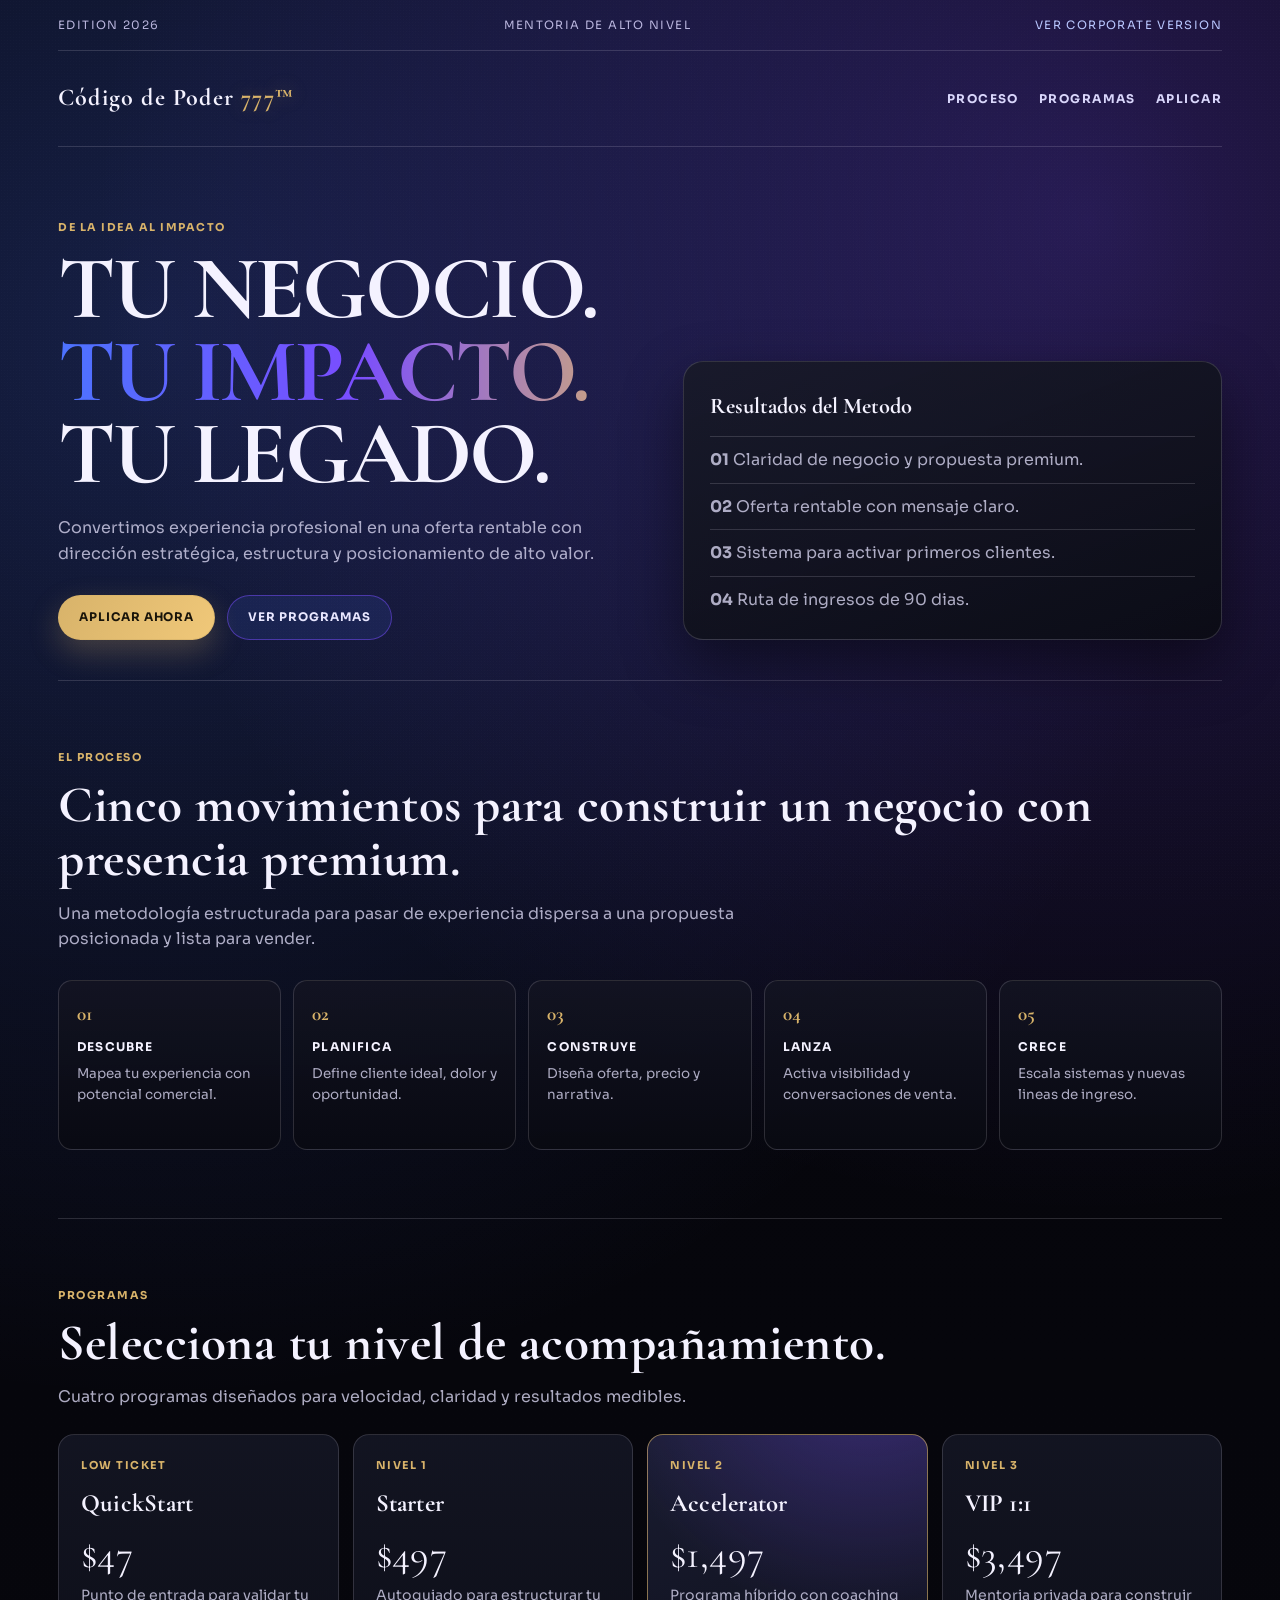
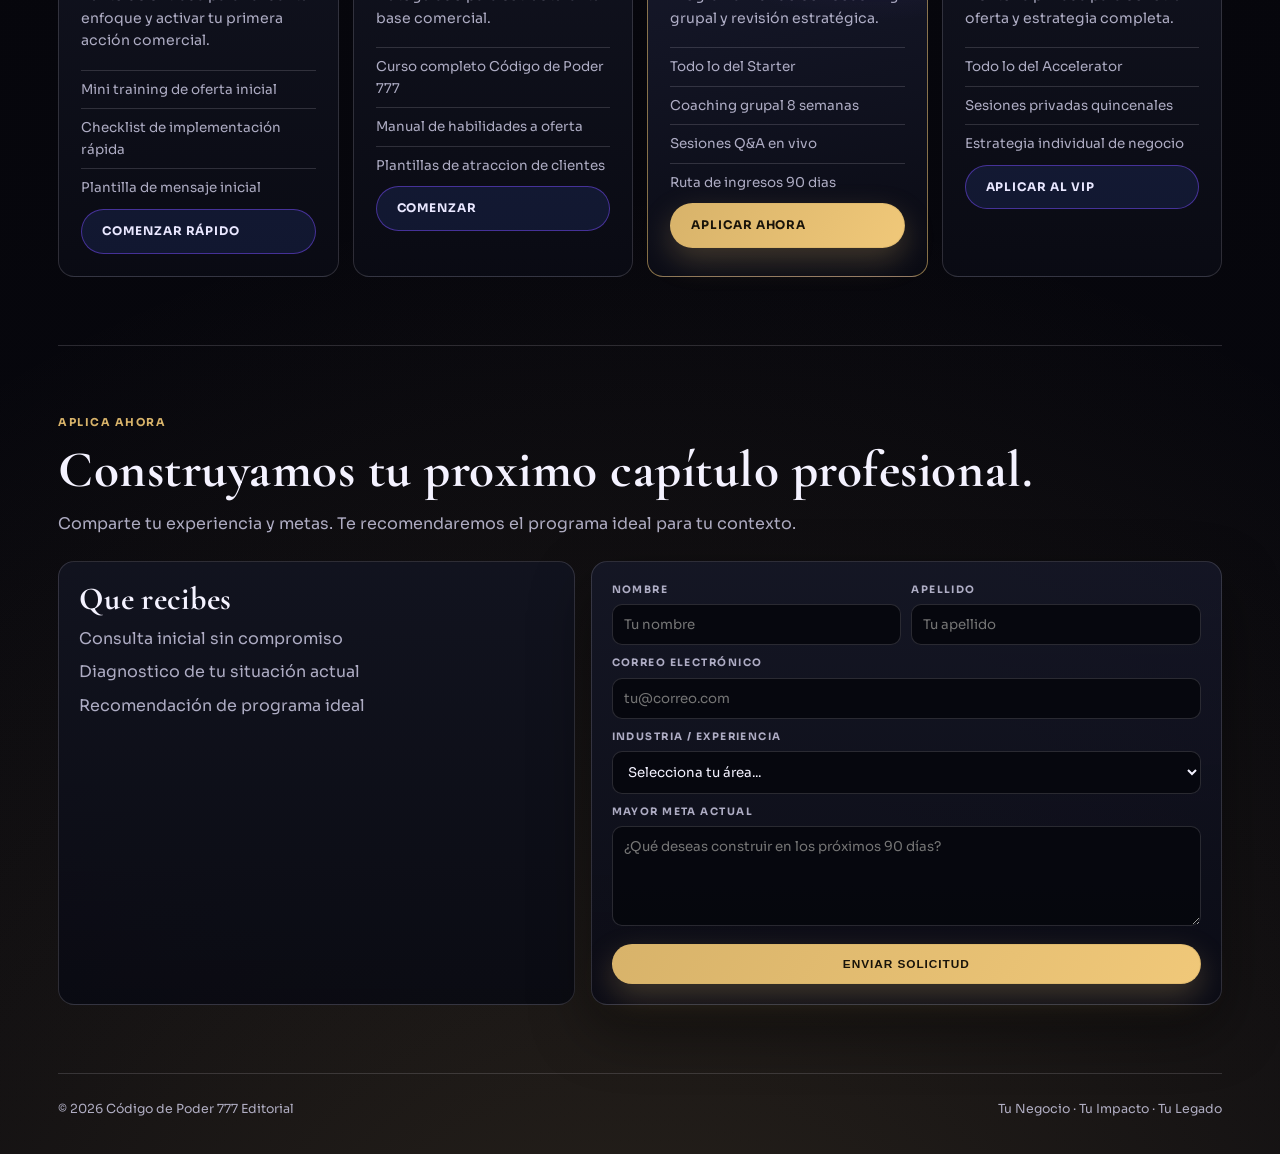
<file: static/multitasking360-editorial.html>
<!DOCTYPE html>
<html lang="es">
<head>
  <meta charset="UTF-8" />
  <meta name="viewport" content="width=device-width, initial-scale=1.0" />
  <title>Código de Poder 777 Editorial — Tu Negocio. Tu Impacto. Tu Legado.</title>
  <link href="https://fonts.googleapis.com/css2?family=Cormorant+Garamond:wght@500;600;700&family=Sora:wght@400;500;600;700&display=swap" rel="stylesheet" />
  <style>
    :root {
      --paper: #07070d;
      --ink: #f4f2ff;
      --charcoal: #11121a;
      --gold: #d8b36a;
      --royal-blue: #4c73ff;
      --royal-purple: #7a4dff;
      --line: rgba(244, 242, 255, 0.15);
      --soft: rgba(214, 211, 238, 0.8);
      --display: "Cormorant Garamond", serif;
      --body: "Sora", sans-serif;
    }

    * { box-sizing: border-box; margin: 0; padding: 0; }
    body {
      font-family: var(--body);
      color: var(--ink);
      background:
        radial-gradient(circle at 85% 8%, rgba(122, 77, 255, 0.28), transparent 36%),
        radial-gradient(circle at 12% 12%, rgba(76, 115, 255, 0.24), transparent 40%),
        radial-gradient(circle at 50% 110%, rgba(216, 179, 106, 0.16), transparent 40%),
        linear-gradient(180deg, #05050b 0%, var(--paper) 100%);
      line-height: 1.6;
    }

    .grain::before {
      content: "";
      position: fixed;
      inset: 0;
      pointer-events: none;
      opacity: 0.14;
      background-image: radial-gradient(rgba(255,255,255,0.12) 0.6px, transparent 0.6px);
      background-size: 3px 3px;
      z-index: 0;
    }

    .wrap { max-width: 1220px; margin: 0 auto; padding: 0 28px; position: relative; z-index: 1; }

    .topbar {
      border-bottom: 1px solid var(--line);
      padding: 16px 0;
      text-transform: uppercase;
      letter-spacing: 0.12em;
      font-size: 0.72rem;
      color: rgba(203, 199, 238, 0.9);
      display: flex;
      justify-content: space-between;
      gap: 12px;
      flex-wrap: wrap;
    }

    .topbar a {
      color: #b9c7ff;
      text-decoration: none;
    }

    nav {
      display: flex;
      justify-content: space-between;
      align-items: center;
      padding: 28px 0;
      border-bottom: 1px solid var(--line);
    }

    .logo {
      font-family: var(--display);
      font-size: 1.5rem;
      letter-spacing: 0.05em;
      font-weight: 700;
    }

    .logo span {
      color: var(--gold);
      text-shadow: 0 0 18px rgba(216, 179, 106, 0.36);
    }

    .nav-links { display: flex; gap: 20px; align-items: center; }
    .nav-links a {
      text-decoration: none;
      color: #d9d6fb;
      font-size: 0.75rem;
      text-transform: uppercase;
      letter-spacing: 0.12em;
      font-weight: 700;
    }

    .nav-links a:hover {
      color: #ffffff;
    }

    .hero {
      padding: 72px 0 40px;
      display: grid;
      grid-template-columns: 1.05fr 0.95fr;
      gap: 30px;
      align-items: end;
    }

    .hero h1 {
      font-family: var(--display);
      font-weight: 700;
      font-size: clamp(2.8rem, 7vw, 6.4rem);
      line-height: 0.92;
      letter-spacing: -0.03em;
      margin-bottom: 20px;
      text-transform: uppercase;
    }

    .hero h1 em {
      display: block;
      color: transparent;
      background: linear-gradient(90deg, var(--royal-blue), var(--royal-purple), var(--gold));
      -webkit-background-clip: text;
      background-clip: text;
      font-style: normal;
    }

    .lede {
      max-width: 600px;
      color: var(--soft);
      font-size: 1rem;
      margin-bottom: 28px;
    }

    .actions { display: flex; gap: 12px; flex-wrap: wrap; }

    .btn {
      border: 1px solid var(--line);
      border-radius: 999px;
      padding: 12px 20px;
      text-decoration: none;
      text-transform: uppercase;
      letter-spacing: 0.08em;
      font-weight: 700;
      font-size: 0.74rem;
      transition: transform 0.2s ease;
    }

    .btn:hover { transform: translateY(-2px); }
    .btn.primary {
      background: linear-gradient(120deg, var(--gold), #f0c879);
      color: #19140a;
      border-color: rgba(216, 179, 106, 0.6);
      box-shadow: 0 12px 30px rgba(216, 179, 106, 0.26);
    }

    .btn.secondary {
      background: rgba(76, 115, 255, 0.12);
      color: #e9e7ff;
      border-color: rgba(122, 77, 255, 0.5);
    }

    .editorial-card {
      border: 1px solid var(--line);
      background: linear-gradient(160deg, rgba(24, 26, 40, 0.9), rgba(11, 12, 21, 0.95));
      padding: 26px;
      border-radius: 20px;
      box-shadow: 0 24px 60px rgba(0, 0, 0, 0.45);
    }

    .editorial-card h3 {
      font-family: var(--display);
      font-size: 1.4rem;
      margin-bottom: 12px;
    }

    .editorial-card ul { list-style: none; display: grid; gap: 10px; }
    .editorial-card li { border-top: 1px solid var(--line); padding-top: 10px; color: var(--soft); }

    section { padding: 68px 0; border-top: 1px solid var(--line); }
    .section-label {
      text-transform: uppercase;
      letter-spacing: 0.14em;
      font-size: 0.68rem;
      color: var(--gold);
      margin-bottom: 12px;
      font-weight: 700;
    }

    .section-title {
      font-family: var(--display);
      font-size: clamp(1.9rem, 4vw, 3.4rem);
      line-height: 1.06;
      margin-bottom: 14px;
    }

    .section-text { max-width: 740px; color: var(--soft); }

    .steps {
      margin-top: 28px;
      display: grid;
      grid-template-columns: repeat(5, minmax(0, 1fr));
      gap: 12px;
    }

    .step {
      background: linear-gradient(180deg, rgba(19, 20, 34, 0.9), rgba(9, 10, 18, 0.96));
      border: 1px solid var(--line);
      border-radius: 14px;
      padding: 18px;
      min-height: 170px;
    }

    .step strong { font-family: var(--display); font-size: 1.2rem; color: var(--gold); display: block; margin-bottom: 8px; }
    .step h4 { text-transform: uppercase; font-size: 0.75rem; letter-spacing: 0.1em; margin-bottom: 6px; }
    .step p { color: var(--soft); font-size: 0.84rem; }

    .programs {
      margin-top: 24px;
      display: grid;
      grid-template-columns: repeat(4, minmax(0, 1fr));
      gap: 14px;
    }

    .program {
      border: 1px solid var(--line);
      border-radius: 16px;
      padding: 22px;
      background: linear-gradient(180deg, rgba(20, 22, 36, 0.92), rgba(10, 11, 20, 0.96));
      display: flex;
      flex-direction: column;
      gap: 10px;
    }

    .program.featured {
      background:
        radial-gradient(circle at 80% -20%, rgba(122, 77, 255, 0.35), transparent 48%),
        linear-gradient(170deg, rgba(27, 30, 52, 0.94), rgba(10, 11, 20, 0.98));
      border-color: rgba(216, 179, 106, 0.6);
      transform: translateY(-4px);
    }

    .program .tier { font-size: 0.68rem; text-transform: uppercase; letter-spacing: 0.14em; color: var(--gold); font-weight: 700; }
    .program .name { font-family: var(--display); font-size: 1.55rem; }
    .program .price { font-family: var(--display); font-size: 2.5rem; line-height: 1; }
    .program p { color: var(--soft); font-size: 0.88rem; }

    .program ul { list-style: none; display: grid; gap: 8px; margin-top: 8px; }
    .program li { color: var(--soft); font-size: 0.84rem; border-top: 1px solid var(--line); padding-top: 8px; }

    .apply {
      display: grid;
      grid-template-columns: 0.9fr 1.1fr;
      gap: 16px;
      margin-top: 24px;
    }

    .promise {
      border: 1px solid var(--line);
      border-radius: 16px;
      padding: 20px;
      background: linear-gradient(180deg, rgba(18, 20, 33, 0.9), rgba(10, 11, 19, 0.96));
    }

    .promise ul { list-style: none; display: grid; gap: 8px; margin-top: 10px; }
    .promise li { color: var(--soft); }

    .form {
      border: 1px solid var(--line);
      border-radius: 16px;
      padding: 20px;
      background: linear-gradient(180deg, rgba(21, 23, 38, 0.92), rgba(11, 12, 22, 0.97));
      box-shadow: 0 24px 60px rgba(0, 0, 0, 0.42);
    }

    .row { display: grid; grid-template-columns: 1fr 1fr; gap: 10px; }
    .field { margin-bottom: 10px; }
    label {
      display: block;
      font-size: 0.64rem;
      text-transform: uppercase;
      letter-spacing: 0.14em;
      font-weight: 700;
      color: var(--soft);
      margin-bottom: 6px;
    }

    input, select, textarea {
      width: 100%;
      border: 1px solid var(--line);
      border-radius: 10px;
      padding: 11px;
      font-family: var(--body);
      background: rgba(6, 7, 14, 0.92);
      color: var(--ink);
    }

    textarea { min-height: 100px; resize: vertical; }

    .success-message {
      display: none;
      margin-top: 12px;
      border-radius: 12px;
      padding: 12px;
      background: rgba(185,144,90,0.18);
      border: 1px solid rgba(185,144,90,0.35);
      color: #f2d59b;
      font-weight: 700;
      text-align: center;
    }

    footer {
      border-top: 1px solid var(--line);
      padding: 26px 0 34px;
      color: var(--soft);
      font-size: 0.78rem;
      display: flex;
      justify-content: space-between;
      flex-wrap: wrap;
      gap: 12px;
    }

    .reveal { opacity: 0; transform: translateY(18px); transition: all 0.6s ease; }
    .reveal.on { opacity: 1; transform: translateY(0); }

    .section-title, .name, .price {
      letter-spacing: 0.01em;
    }

    @media (max-width: 1080px) {
      .hero, .programs, .apply, .steps { grid-template-columns: 1fr; }
      .program.featured { transform: none; }
      .row { grid-template-columns: 1fr; }
      nav { flex-direction: column; align-items: flex-start; gap: 14px; }
    }
  </style>
</head>
<body class="grain">
  <div class="wrap">
    <div class="topbar">
      <span>Edition 2026</span>
      <span>Mentoria de Alto Nivel</span>
      <span><a href="/multitasking360/corporate">Ver Corporate Version</a></span>
    </div>

    <nav>
      <div class="logo">Código de Poder <span>777™</span></div>
      <div class="nav-links">
        <a href="#process">Proceso</a>
        <a href="#programs">Programas</a>
        <a href="#apply">Aplicar</a>
      </div>
    </nav>

    <header class="hero">
      <div class="reveal">
        <div class="section-label">De la Idea al Impacto</div>
        <h1>Tu Negocio.<em>Tu Impacto.</em>Tu Legado.</h1>
        <p class="lede">Convertimos experiencia profesional en una oferta rentable con dirección estratégica, estructura y posicionamiento de alto valor.</p>
        <div class="actions">
          <a href="#apply" class="btn primary">Aplicar Ahora</a>
          <a href="#programs" class="btn secondary">Ver Programas</a>
        </div>
      </div>

      <aside class="editorial-card reveal">
        <h3>Resultados del Metodo</h3>
        <ul>
          <li><strong>01</strong> Claridad de negocio y propuesta premium.</li>
          <li><strong>02</strong> Oferta rentable con mensaje claro.</li>
          <li><strong>03</strong> Sistema para activar primeros clientes.</li>
          <li><strong>04</strong> Ruta de ingresos de 90 dias.</li>
        </ul>
      </aside>
    </header>

    <section id="process">
      <div class="section-label">El Proceso</div>
      <h2 class="section-title">Cinco movimientos para construir un negocio con presencia premium.</h2>
      <p class="section-text">Una metodología estructurada para pasar de experiencia dispersa a una propuesta posicionada y lista para vender.</p>
      <div class="steps">
        <article class="step reveal"><strong>01</strong><h4>Descubre</h4><p>Mapea tu experiencia con potencial comercial.</p></article>
        <article class="step reveal"><strong>02</strong><h4>Planifica</h4><p>Define cliente ideal, dolor y oportunidad.</p></article>
        <article class="step reveal"><strong>03</strong><h4>Construye</h4><p>Diseña oferta, precio y narrativa.</p></article>
        <article class="step reveal"><strong>04</strong><h4>Lanza</h4><p>Activa visibilidad y conversaciones de venta.</p></article>
        <article class="step reveal"><strong>05</strong><h4>Crece</h4><p>Escala sistemas y nuevas lineas de ingreso.</p></article>
      </div>
    </section>

    <section id="programs">
      <div class="section-label">Programas</div>
      <h2 class="section-title">Selecciona tu nivel de acompañamiento.</h2>
      <p class="section-text">Cuatro programas diseñados para velocidad, claridad y resultados medibles.</p>
      <div class="programs">
        <article class="program reveal">
          <div class="tier">Low Ticket</div>
          <h3 class="name">QuickStart</h3>
          <div class="price">$47</div>
          <p>Punto de entrada para validar tu enfoque y activar tu primera acción comercial.</p>
          <ul>
            <li>Mini training de oferta inicial</li>
            <li>Checklist de implementación rápida</li>
            <li>Plantilla de mensaje inicial</li>
          </ul>
          <a href="#apply" class="btn secondary">Comenzar Rápido</a>
        </article>

        <article class="program reveal">
          <div class="tier">Nivel 1</div>
          <h3 class="name">Starter</h3>
          <div class="price">$497</div>
          <p>Autoguiado para estructurar tu base comercial.</p>
          <ul>
            <li>Curso completo Código de Poder 777</li>
            <li>Manual de habilidades a oferta</li>
            <li>Plantillas de atraccion de clientes</li>
          </ul>
          <a href="#apply" class="btn secondary">Comenzar</a>
        </article>

        <article class="program featured reveal">
          <div class="tier">Nivel 2</div>
          <h3 class="name">Accelerator</h3>
          <div class="price">$1,497</div>
          <p>Programa híbrido con coaching grupal y revisión estratégica.</p>
          <ul>
            <li>Todo lo del Starter</li>
            <li>Coaching grupal 8 semanas</li>
            <li>Sesiones Q&A en vivo</li>
            <li>Ruta de ingresos 90 dias</li>
          </ul>
          <a href="#apply" class="btn primary">Aplicar Ahora</a>
        </article>

        <article class="program reveal">
          <div class="tier">Nivel 3</div>
          <h3 class="name">VIP 1:1</h3>
          <div class="price">$3,497</div>
          <p>Mentoria privada para construir oferta y estrategia completa.</p>
          <ul>
            <li>Todo lo del Accelerator</li>
            <li>Sesiones privadas quincenales</li>
            <li>Estrategia individual de negocio</li>
          </ul>
          <a href="#apply" class="btn secondary">Aplicar al VIP</a>
        </article>
      </div>
    </section>

    <section id="apply">
      <div class="section-label">Aplica Ahora</div>
      <h2 class="section-title">Construyamos tu proximo capítulo profesional.</h2>
      <p class="section-text">Comparte tu experiencia y metas. Te recomendaremos el programa ideal para tu contexto.</p>

      <div class="apply">
        <article class="promise reveal">
          <h3 class="section-title" style="font-size:2rem; margin-bottom:8px;">Que recibes</h3>
          <ul>
            <li>Consulta inicial sin compromiso</li>
            <li>Diagnostico de tu situación actual</li>
            <li>Recomendación de programa ideal</li>
          </ul>
        </article>

        <article class="form reveal">
          <form id="intakeForm">
            <div class="row">
              <div class="field"><label>Nombre</label><input type="text" required placeholder="Tu nombre" /></div>
              <div class="field"><label>Apellido</label><input type="text" placeholder="Tu apellido" /></div>
            </div>
            <div class="field"><label>Correo Electrónico</label><input type="email" required placeholder="tu@correo.com" /></div>
            <div class="field"><label>Industria / Experiencia</label>
              <select>
                <option value="">Selecciona tu área...</option>
                <option>Educación / Enseñanza</option>
                <option>Negocios / Gestión</option>
                <option>Ventas / Marketing</option>
                <option>Legal / Derecho</option>
                <option>Otro</option>
              </select>
            </div>
            <div class="field"><label>Mayor meta actual</label><textarea placeholder="¿Qué deseas construir en los próximos 90 días?"></textarea></div>
            <button class="btn primary" style="width:100%;">Enviar Solicitud</button>
          </form>
          <div class="success-message" id="formSuccess">Solicitud recibida. Te contactaremos pronto.</div>
        </article>
      </div>
    </section>

    <footer>
      <span>© 2026 Código de Poder 777 Editorial</span>
      <span>Tu Negocio · Tu Impacto · Tu Legado</span>
    </footer>
  </div>

  <script>
    document.getElementById("intakeForm").addEventListener("submit", function (e) {
      e.preventDefault();
      this.style.display = "none";
      document.getElementById("formSuccess").style.display = "block";
    });

    const items = document.querySelectorAll(".reveal");
    const obs = new IntersectionObserver((entries) => {
      entries.forEach((entry) => {
        if (entry.isIntersecting) {
          entry.target.classList.add("on");
          obs.unobserve(entry.target);
        }
      });
    }, { threshold: 0.2 });

    items.forEach((el) => obs.observe(el));
  </script>
</body>
</html>
</file>
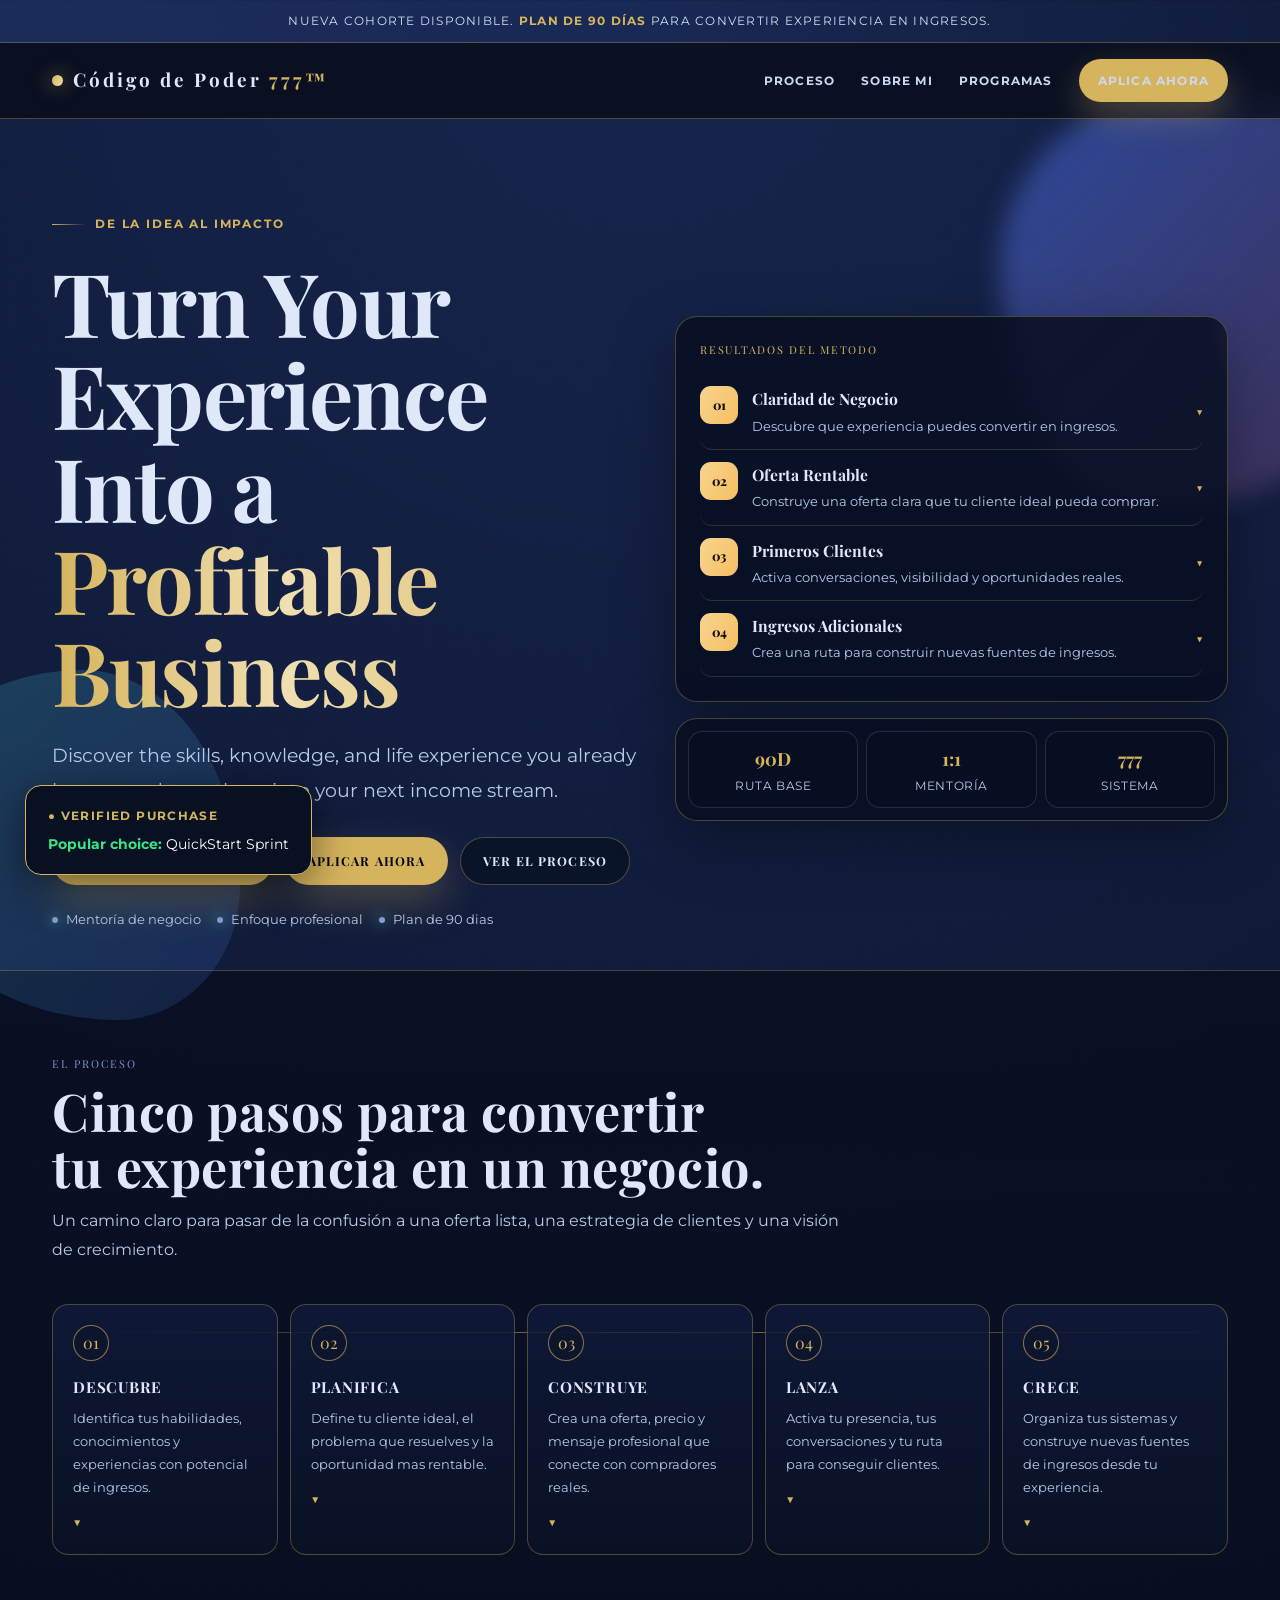
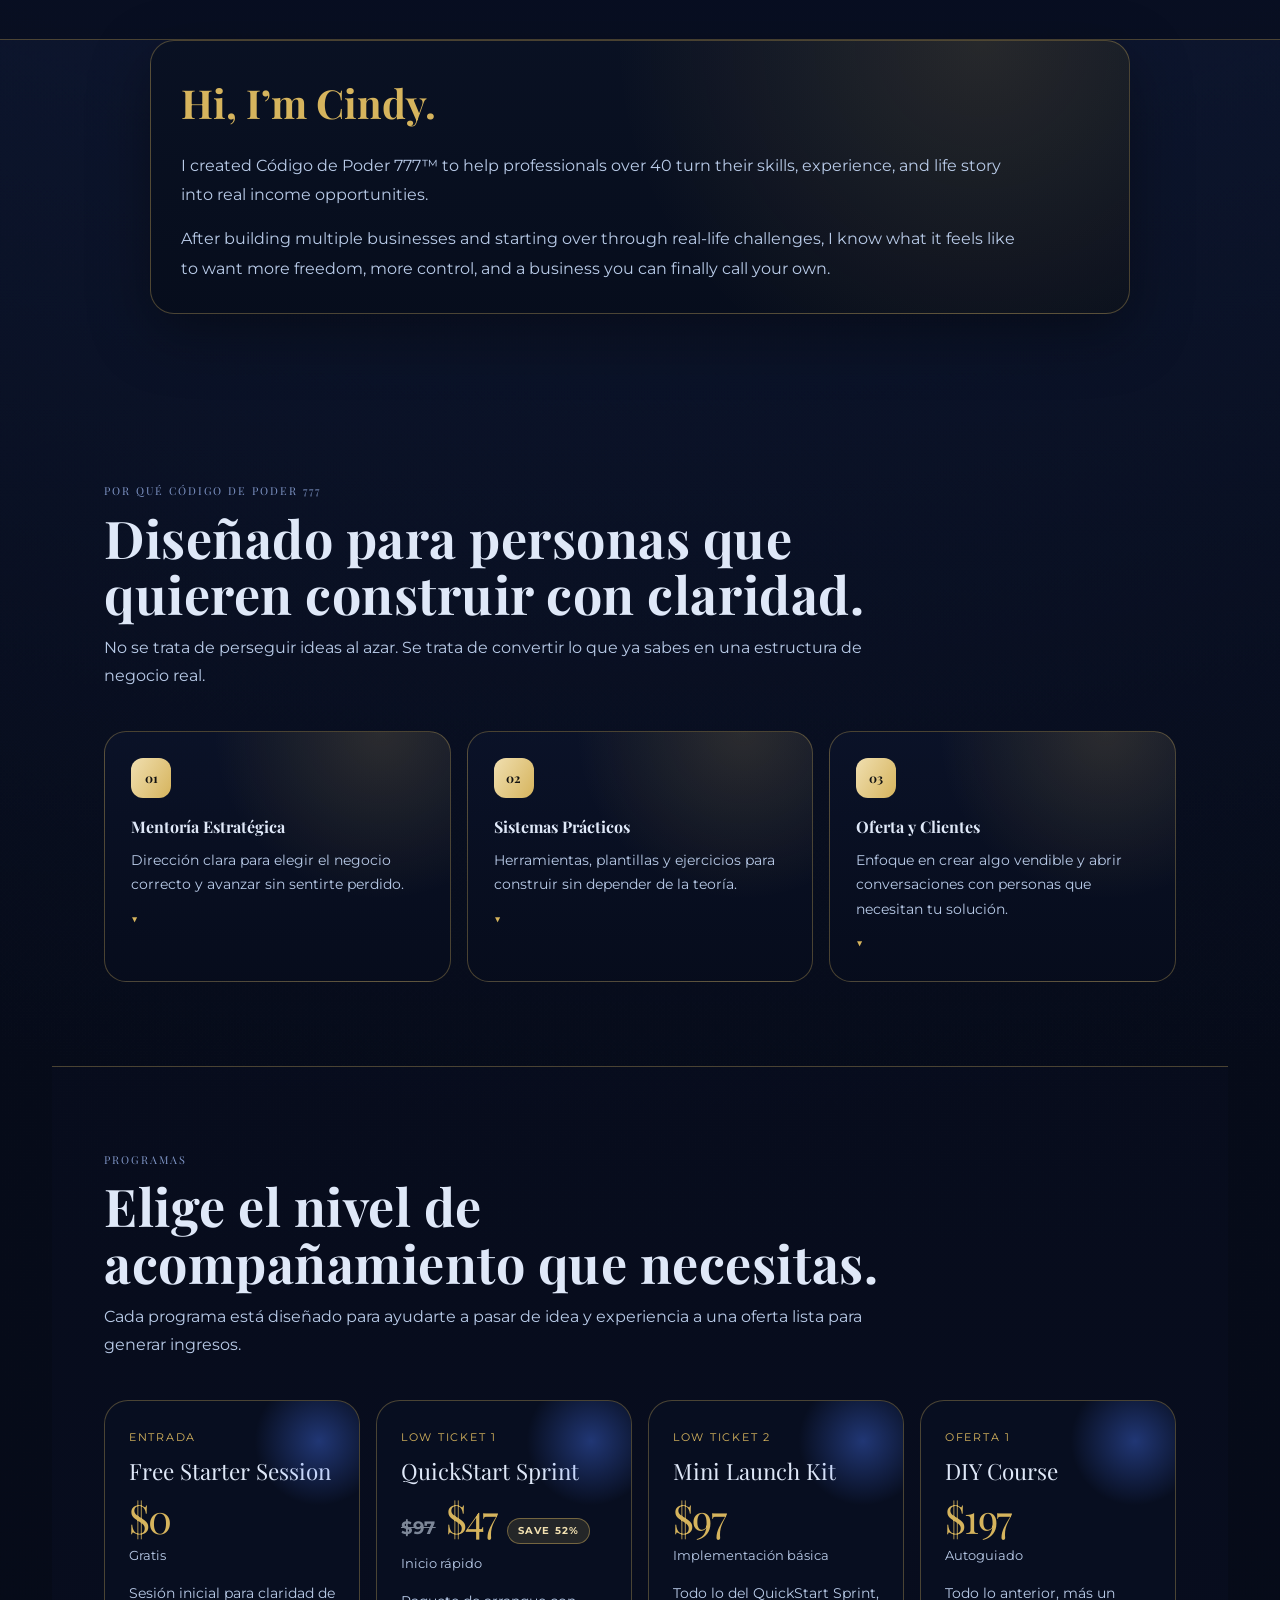
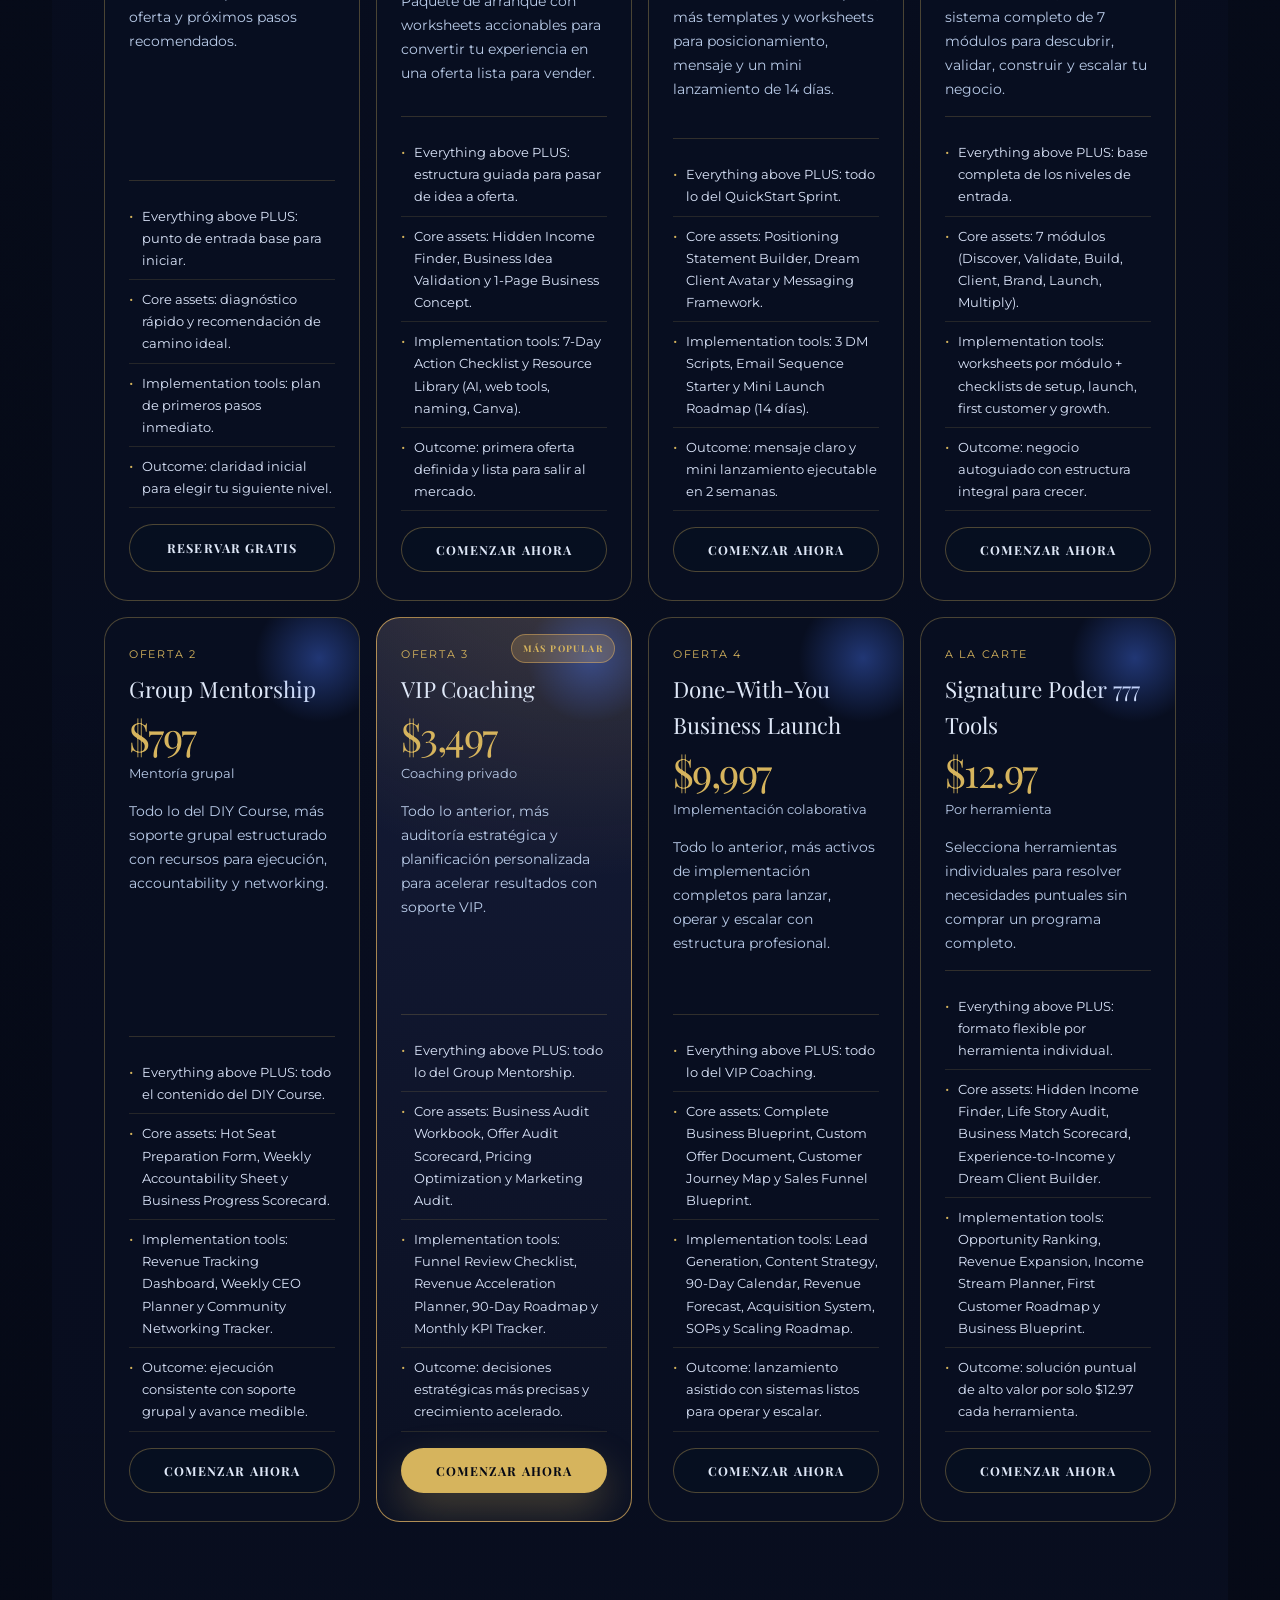
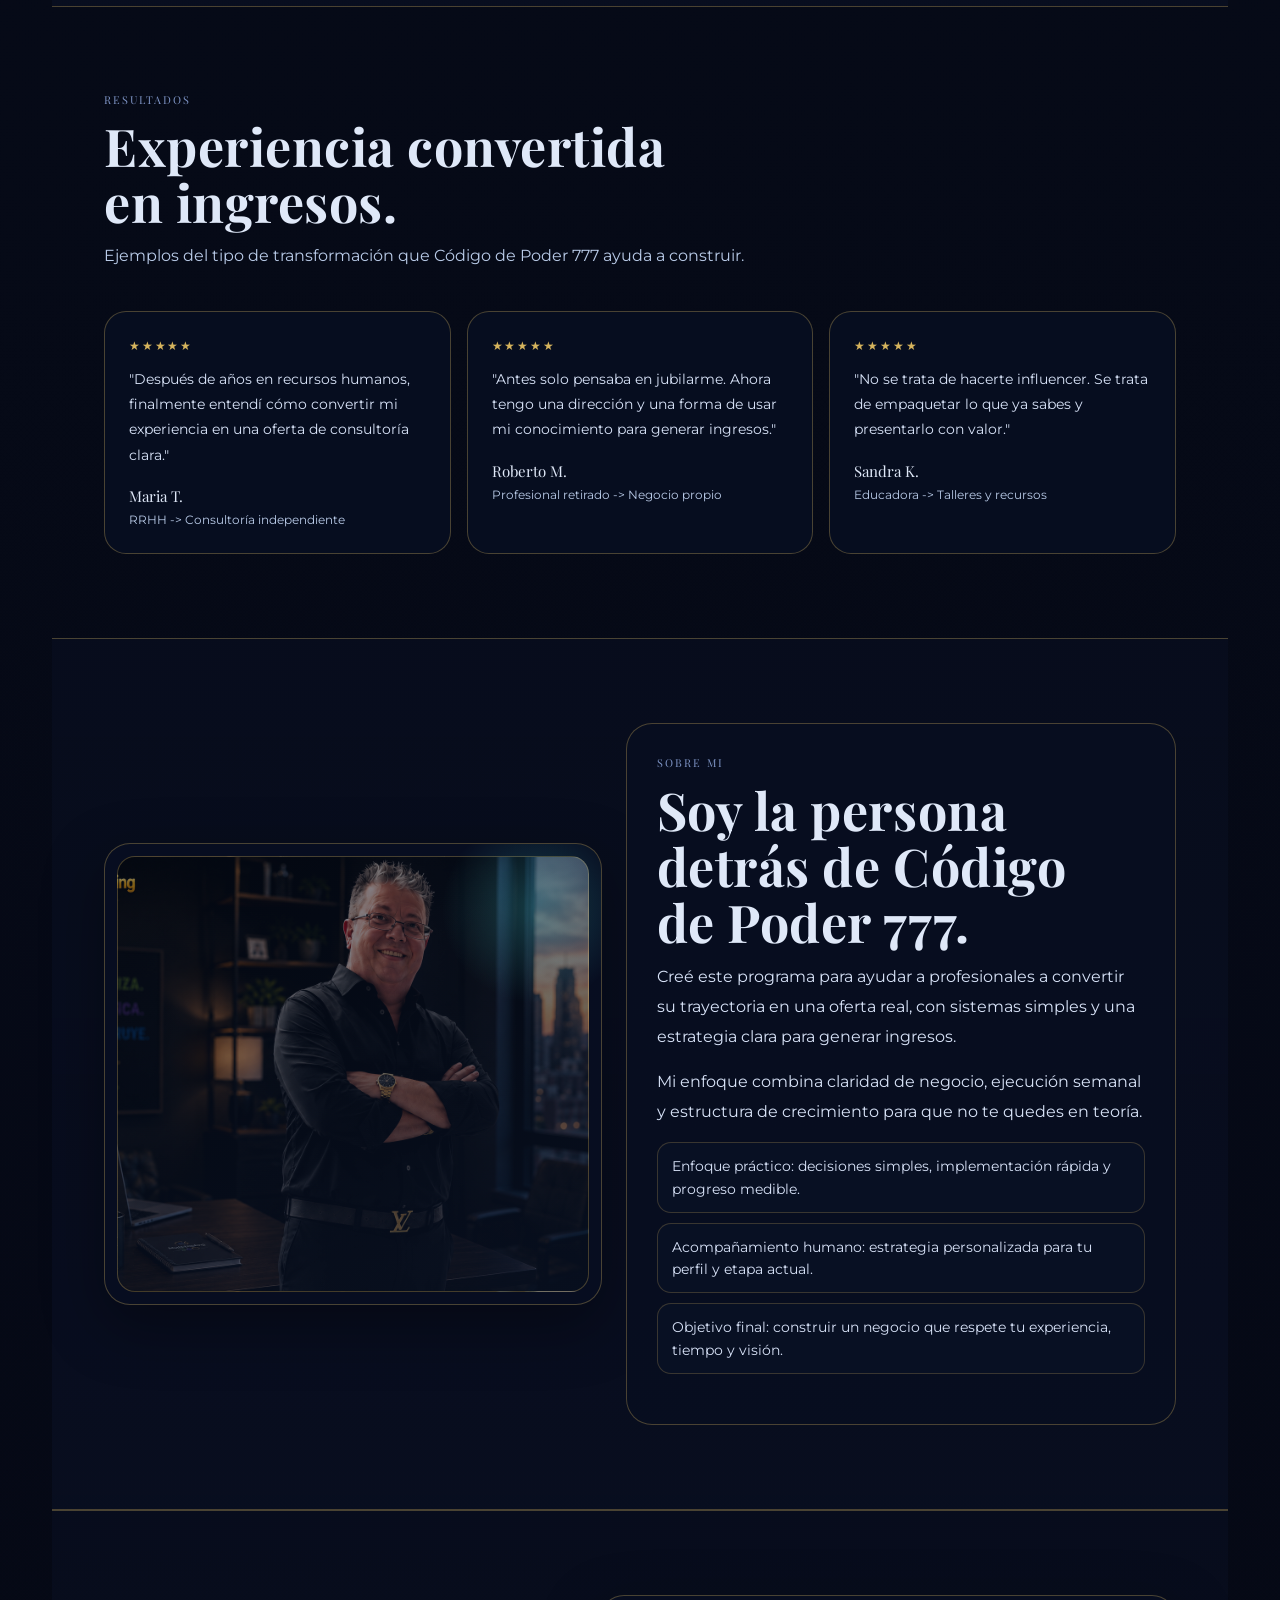
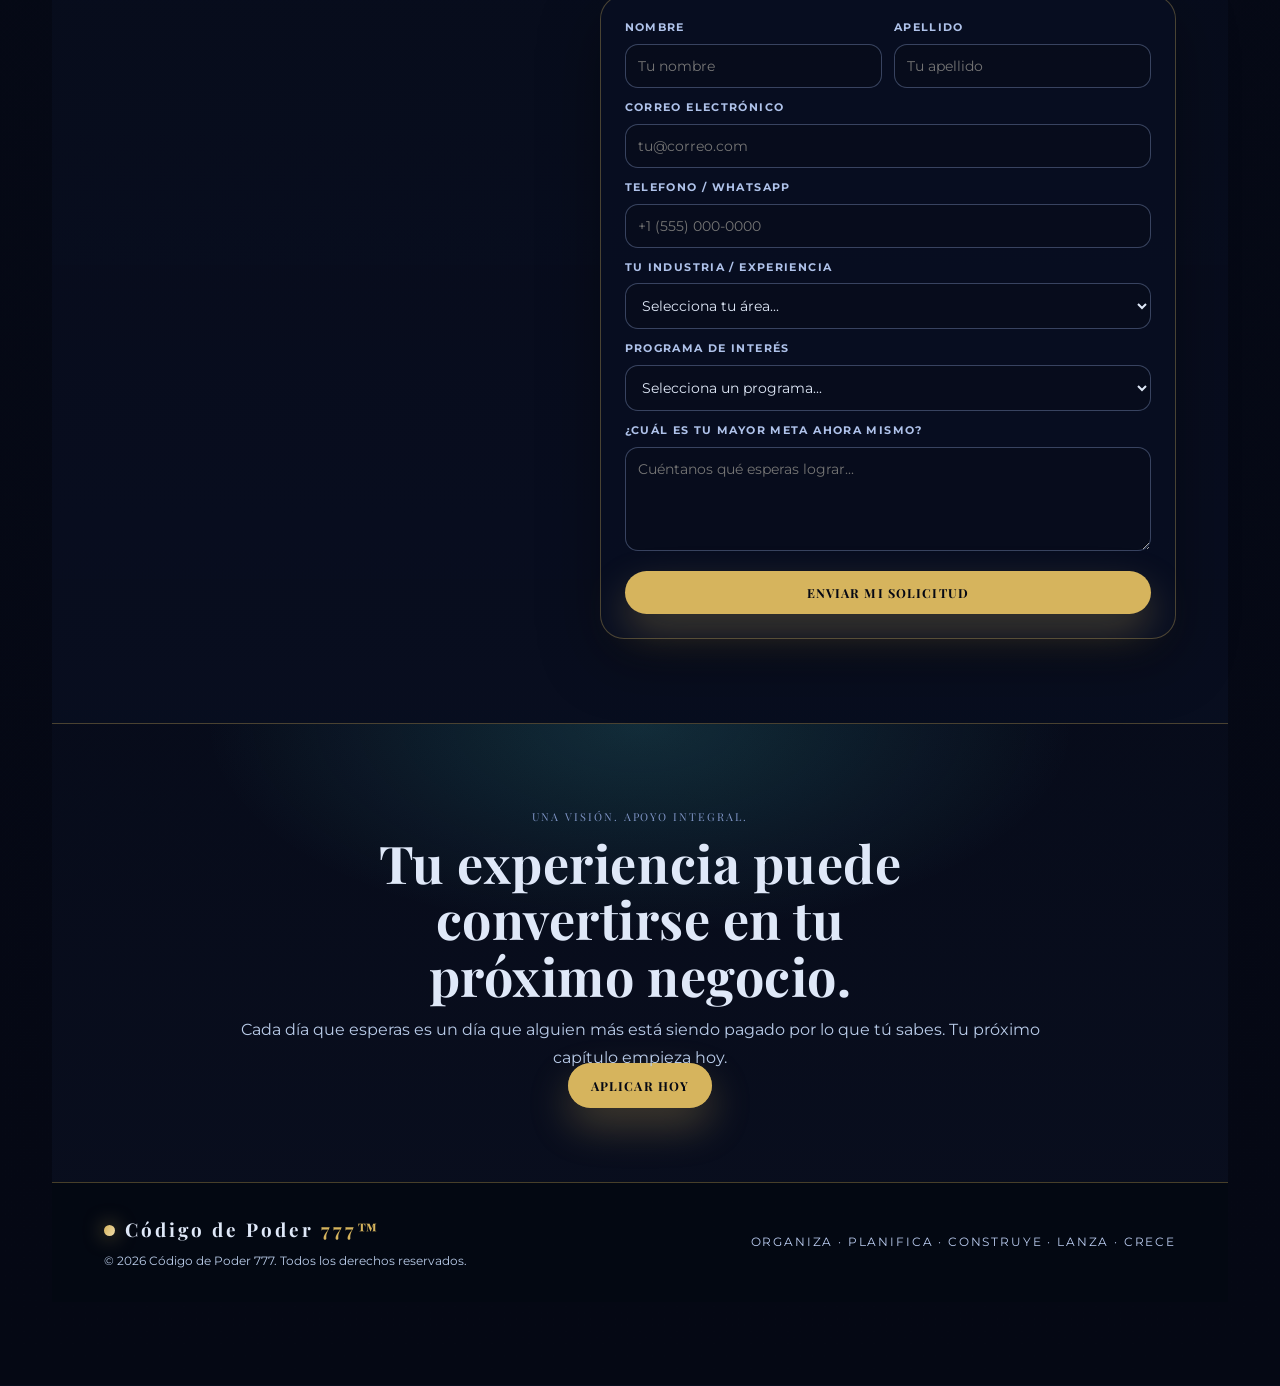
<file: static/multitasking360.html>
<!DOCTYPE html>
<html lang="es">
<head>
  <meta charset="UTF-8" />
  <meta name="viewport" content="width=device-width, initial-scale=1.0" />
  <!-- deploy-refresh: 2026-07-09-1329 -->
  <title>Código de Poder 777™ — Tu Negocio. Tu Impacto. Tu Legado.</title>

  <link href="https://fonts.googleapis.com/css2?family=Playfair+Display:wght@600;700&family=Montserrat:wght@400;500;700;800&display=swap" rel="stylesheet" />

  <style>
    *, *::before, *::after {
      box-sizing: border-box;
      margin: 0;
      padding: 0;
    }

    :root {
      --bg: #070d1c;
      --bg-soft: #0b142d;
      --surface: rgba(8, 15, 33, 0.86);
      --surface-solid: #091326;
      --line: rgba(214, 180, 93, 0.32);
      --text: #dfe8f8;
      --muted: #b9cbe8;
      --gold: #d6b45d;
      --cyan: #7e94c5;
      --blue: #3452aa;
      --rose: #8fa4d8;
      --display: "Playfair Display", serif;
      --body: "Montserrat", sans-serif;
      --radius: 22px;
      --shadow: 0 20px 60px rgba(0, 0, 0, 0.35);
    }

    html {
      scroll-behavior: smooth;
    }

    body {
      font-family: var(--body);
      color: var(--text);
      background:
        radial-gradient(circle at top, rgba(52, 82, 170, 0.35), transparent 35%),
        linear-gradient(180deg, #070d1c 0%, #050814 100%);
      min-height: 100vh;
      overflow-x: hidden;
      line-height: 1.6;
    }

    a {
      color: inherit;
      text-decoration: none;
    }

    .announcement {
      text-align: center;
      font-size: 0.78rem;
      letter-spacing: 0.1em;
      text-transform: uppercase;
      color: #d4dff4;
      background: linear-gradient(90deg, rgba(52, 82, 170, 0.25), rgba(12, 22, 48, 0.25));
      border-bottom: 1px solid var(--line);
      padding: 11px 18px;
    }

    .announcement strong {
      color: var(--gold);
    }

    nav {
      position: sticky;
      top: 0;
      z-index: 120;
      display: flex;
      justify-content: space-between;
      align-items: center;
      gap: 24px;
      padding: 16px 52px;
      border-bottom: 1px solid rgba(214, 180, 93, 0.35);
      background: rgba(7, 11, 22, 0.72);
      backdrop-filter: blur(16px);
    }

    .logo {
      font-family: var(--display);
      font-weight: 700;
      font-size: 1.18rem;
      letter-spacing: 0.16em;
      display: flex;
      align-items: center;
      gap: 10px;
    }

    .logo-dot {
      width: 11px;
      height: 11px;
      border-radius: 999px;
      background: linear-gradient(120deg, #d6b45d, #f0ddaa);
      box-shadow: 0 0 20px rgba(214, 180, 93, 0.7);
    }

    .logo .num {
      color: var(--gold);
    }

    .nav-links {
      display: flex;
      align-items: center;
      gap: 26px;
    }

    .nav-links a {
      color: #cad8f1;
      font-size: 0.75rem;
      font-weight: 700;
      letter-spacing: 0.1em;
      text-transform: uppercase;
      transition: color 0.2s ease;
    }

    .nav-links a:hover {
      color: var(--text);
    }

    .nav-cta {
      border: 1px solid rgba(214, 180, 93, 0.45);
      border-radius: 999px;
      color: #241703;
      background: #d6b45d;
      font-weight: 700;
      padding: 11px 18px;
      letter-spacing: 0.04em;
      box-shadow: 0 14px 35px rgba(214, 180, 93, 0.3);
    }

    .hero {
      position: relative;
      padding: 88px 52px 40px;
    }

    .hero::before,
    .hero::after {
      content: "";
      position: absolute;
      pointer-events: none;
      z-index: 0;
    }

    .hero::before {
      width: 420px;
      height: 420px;
      right: -140px;
      top: -30px;
      border-radius: 46% 54% 63% 37% / 42% 44% 56% 58%;
      background: linear-gradient(135deg, rgba(74, 121, 255, 0.45), rgba(246, 111, 158, 0.2));
      filter: blur(12px);
      animation: floatShape 9s ease-in-out infinite;
    }

    .hero::after {
      width: 350px;
      height: 350px;
      left: -110px;
      bottom: -50px;
      border-radius: 55% 45% 35% 65% / 46% 62% 38% 54%;
      background: linear-gradient(135deg, rgba(74, 217, 217, 0.2), rgba(74, 121, 255, 0.15));
      animation: floatShape 11s ease-in-out infinite reverse;
    }

    .hero-grid {
      position: relative;
      z-index: 1;
      max-width: 1240px;
      margin: 0 auto;
      display: grid;
      grid-template-columns: 1.03fr 0.97fr;
      gap: 36px;
      align-items: center;
    }

    .eyebrow {
      display: inline-flex;
      align-items: center;
      gap: 9px;
      font-size: 0.72rem;
      font-weight: 700;
      letter-spacing: 0.16em;
      text-transform: uppercase;
      color: var(--gold);
      margin-bottom: 22px;
    }

    .eyebrow::before {
      content: "";
      width: 34px;
      height: 1px;
      background: linear-gradient(90deg, var(--gold), transparent);
    }

    .hero h1 {
      font-family: var(--display);
      font-size: clamp(2.8rem, 8vw, 5.5rem);
      line-height: 1.05;
      letter-spacing: -0.02em;
      margin-bottom: 20px;
    }

    .hero h1 span {
      display: block;
    }

    .hero h1 .shine {
      background: linear-gradient(90deg, #d6b45d, #f0dfb0 40%, #d6b45d);
      background-clip: text;
      -webkit-background-clip: text;
      -webkit-text-fill-color: transparent;
    }

    .hero-sub {
      color: #b9cbe8;
      max-width: 620px;
      font-size: 1.2rem;
      line-height: 1.85;
      margin-bottom: 28px;
    }

    .hero-actions {
      display: flex;
      flex-wrap: wrap;
      gap: 12px;
      margin-bottom: 24px;
    }

    .btn-primary,
    .btn-secondary {
      border-radius: 999px;
      padding: 13px 22px;
      font-family: var(--display);
      font-size: 0.78rem;
      font-weight: 700;
      letter-spacing: 0.09em;
      text-transform: uppercase;
      transition: transform 0.25s ease, box-shadow 0.25s ease, border-color 0.25s ease;
    }

    .btn-primary {
      color: #050814;
      background: #d6b45d;
      box-shadow: 0 18px 40px rgba(214, 180, 93, 0.28);
      border: 1px solid rgba(214, 180, 93, 0.5);
    }

    .btn-primary:hover {
      transform: translateY(-2px) scale(1.01);
    }

    .btn-secondary {
      color: var(--text);
      border: 1px solid rgba(214, 180, 93, 0.34);
      background: rgba(7, 17, 34, 0.7);
    }

    .btn-secondary:hover {
      transform: translateY(-2px);
      border-color: rgba(214, 180, 93, 0.72);
    }

    .trust-line {
      display: flex;
      flex-wrap: wrap;
      gap: 16px;
      color: var(--muted);
      font-size: 0.84rem;
    }

    .trust-line span::before {
      content: "";
      width: 6px;
      height: 6px;
      display: inline-block;
      border-radius: 999px;
      margin-right: 8px;
      transform: translateY(-1px);
      background: linear-gradient(120deg, var(--cyan), var(--rose));
      box-shadow: 0 0 14px rgba(74, 217, 217, 0.9);
    }

    .hero-stage {
      display: grid;
      gap: 16px;
    }

    .hero-card,
    .hero-mini {
      border: 1px solid var(--line);
      border-radius: var(--radius);
      background: rgba(8, 15, 33, 0.85);
      box-shadow: var(--shadow);
      backdrop-filter: blur(10px);
    }

    .hero-card {
      padding: 24px;
      position: relative;
      overflow: hidden;
    }

    .hero-card::after {
      content: "";
      position: absolute;
      inset: -30% -40% auto auto;
      width: 240px;
      height: 240px;
      border-radius: 999px;
      background: radial-gradient(circle, rgba(246, 111, 158, 0.25), transparent 70%);
      pointer-events: none;
    }

    .card-label {
      font-family: var(--display);
      font-size: 0.68rem;
      letter-spacing: 0.16em;
      text-transform: uppercase;
      color: #d6b45d;
      margin-bottom: 16px;
    }

    .metric {
      display: grid;
      grid-template-columns: auto 1fr auto;
      gap: 14px;
      align-items: start;
      padding: 12px 0;
      border-bottom: 1px solid rgba(214, 180, 93, 0.2);
      position: relative;
      z-index: 1;
      cursor: pointer;
      transition: background 0.2s ease, padding-left 0.2s ease;
      border-radius: 12px;
    }

    .metric:last-child {
      border-bottom: 0;
    }

    .metric:hover {
      background: rgba(214, 180, 93, 0.06);
      padding-left: 8px;
    }

    .metric.active {
      background: rgba(214, 180, 93, 0.1);
      padding-left: 8px;
    }

    .metric-num {
      width: 38px;
      height: 38px;
      border-radius: 11px;
      display: grid;
      place-items: center;
      color: #120e03;
      font-family: var(--display);
      font-size: 0.8rem;
      font-weight: 800;
      background: linear-gradient(120deg, #f8d48f, #f5bf63);
    }

    .metric h3 {
      font-family: var(--display);
      font-size: 0.98rem;
      margin-bottom: 4px;
    }

    .metric p {
      font-size: 0.84rem;
      color: var(--muted);
    }

    .metric-arrow {
      color: var(--gold);
      font-size: 0.75rem;
      margin-left: auto;
      transition: transform 0.3s ease;
      align-self: center;
    }

    .metric.active .metric-arrow {
      transform: rotate(180deg);
    }

    .metric-detail {
      display: none;
      grid-column: 1 / -1;
      padding: 12px 14px;
      margin-top: 4px;
      border-left: 2px solid var(--gold);
      font-size: 0.84rem;
      color: var(--muted);
      line-height: 1.75;
      border-radius: 0 10px 10px 0;
      background: rgba(10, 18, 40, 0.5);
    }

    .metric.active + .metric-detail {
      display: block;
      animation: revealUp 0.3s ease both;
    }

    .hero-mini {
      display: grid;
      grid-template-columns: repeat(3, 1fr);
      gap: 8px;
      padding: 12px;
    }

    .mini-item {
      border: 1px solid rgba(255, 255, 255, 0.12);
      border-radius: 14px;
      padding: 12px;
      background: rgba(8, 14, 31, 0.45);
      text-align: center;
    }

    .mini-item strong {
      display: block;
      font-family: var(--display);
      font-size: 1.14rem;
      margin-bottom: 4px;
      color: var(--gold);
    }

    .mini-item span {
      display: block;
      font-size: 0.72rem;
      color: var(--muted);
      letter-spacing: 0.05em;
      text-transform: uppercase;
    }

    section {
      padding: 84px 52px;
    }

    .dark-section {
      background: linear-gradient(180deg, rgba(8, 13, 30, 0.78), rgba(8, 14, 32, 0.9));
      border-top: 1px solid var(--line);
      border-bottom: 1px solid var(--line);
    }

    .container {
      max-width: 1240px;
      margin: 0 auto;
    }

    .section-head {
      max-width: 800px;
      margin-bottom: 40px;
    }

    .trust-story {
      border: 1px solid var(--line);
      border-radius: 24px;
      padding: 30px;
      background:
        radial-gradient(circle at 85% 0, rgba(214, 180, 93, 0.14), transparent 42%),
        linear-gradient(180deg, rgba(10, 17, 35, 0.94), rgba(7, 13, 28, 0.94));
      box-shadow: var(--shadow);
      max-width: 980px;
      margin: 0 auto;
    }

    .trust-story h3 {
      font-family: var(--display);
      font-size: clamp(1.8rem, 4vw, 2.5rem);
      color: var(--gold);
      margin-bottom: 16px;
    }

    .trust-story p {
      color: var(--muted);
      font-size: 1rem;
      line-height: 1.85;
      margin-bottom: 14px;
      max-width: 840px;
    }

    .trust-story p:last-child {
      margin-bottom: 0;
    }

    .section-label {
      font-family: var(--display);
      font-size: 0.68rem;
      letter-spacing: 0.18em;
      text-transform: uppercase;
      color: var(--cyan);
      margin-bottom: 10px;
    }

    .section-title {
      font-family: var(--display);
      font-size: clamp(2.05rem, 4.8vw, 3.25rem);
      line-height: 1.08;
      letter-spacing: 0.01em;
      margin-bottom: 12px;
      text-wrap: balance;
    }

    .section-text {
      color: var(--muted);
      font-size: 0.99rem;
      line-height: 1.8;
    }

    .steps-grid {
      display: grid;
      grid-template-columns: repeat(5, minmax(0, 1fr));
      gap: 12px;
      position: relative;
    }

    .steps-grid::before {
      content: "";
      position: absolute;
      left: 2%;
      right: 2%;
      top: 28px;
      height: 1px;
      background: linear-gradient(90deg, rgba(74, 217, 217, 0.08), rgba(245, 191, 99, 0.55), rgba(246, 111, 158, 0.2));
      z-index: 0;
    }

    .step-card {
      position: relative;
      z-index: 1;
      background: linear-gradient(180deg, rgba(16, 26, 58, 0.82), rgba(11, 18, 38, 0.78));
      border: 1px solid var(--line);
      border-radius: 16px;
      padding: 20px;
      min-height: 188px;
      cursor: pointer;
      transition: transform 0.25s ease, border-color 0.25s ease;
    }

    .step-card:hover {
      transform: translateY(-5px);
      border-color: rgba(74, 217, 217, 0.6);
    }

    .step-card.active {
      border-color: rgba(214, 180, 93, 0.8);
      background: linear-gradient(180deg, rgba(21, 30, 65, 0.9), rgba(13, 20, 45, 0.9));
    }

    .step-number {
      width: 36px;
      height: 36px;
      border-radius: 999px;
      border: 1px solid rgba(245, 191, 99, 0.55);
      display: grid;
      place-items: center;
      color: var(--gold);
      font-family: var(--display);
      margin-bottom: 14px;
      background: rgba(14, 22, 45, 0.7);
    }

    .step-card h3 {
      font-family: var(--display);
      font-size: 0.95rem;
      letter-spacing: 0.05em;
      text-transform: uppercase;
      margin-bottom: 8px;
    }

    .step-card p {
      color: var(--muted);
      font-size: 0.84rem;
      line-height: 1.7;
    }

    .step-arrow {
      margin-top: 12px;
      color: var(--gold);
      font-size: 0.9rem;
      transition: transform 0.3s ease;
    }

    .step-card.active .step-arrow {
      transform: rotate(180deg);
    }

    .step-detail-panel {
      display: none;
      border: 1px solid var(--line);
      border-radius: 20px;
      padding: 28px;
      margin-top: 14px;
      background: linear-gradient(180deg, rgba(16, 26, 58, 0.9), rgba(10, 17, 38, 0.9));
    }

    .step-detail-panel.open {
      display: block;
      animation: revealUp 0.35s ease both;
    }

    .step-detail-title {
      font-family: var(--display);
      font-size: 1.5rem;
      margin-bottom: 14px;
      color: var(--gold);
    }

    .step-detail-body {
      color: var(--muted);
      font-size: 0.95rem;
      line-height: 1.8;
      margin-bottom: 18px;
    }

    .step-detail-actions {
      display: grid;
      gap: 10px;
    }

    .step-detail-action {
      display: flex;
      align-items: center;
      gap: 10px;
      font-size: 0.88rem;
      color: #dce6fb;
      padding: 10px 14px;
      border: 1px solid rgba(214, 180, 93, 0.2);
      border-radius: 12px;
      background: rgba(10, 18, 38, 0.6);
    }

    .step-detail-action::before {
      content: "";
      width: 8px;
      height: 8px;
      border-radius: 50%;
      background: var(--gold);
      flex-shrink: 0;
    }

    @keyframes revealUp {
      from {
        opacity: 0;
        transform: translateY(10px);
      }

      to {
        opacity: 1;
        transform: translateY(0);
      }
    }

    .features-grid {
      display: grid;
      grid-template-columns: repeat(3, minmax(0, 1fr));
      gap: 16px;
    }

    .feature-card {
      border: 1px solid var(--line);
      border-radius: var(--radius);
      padding: 26px;
      background:
        radial-gradient(circle at 80% 0, rgba(214, 180, 93, 0.16), transparent 45%),
        linear-gradient(180deg, rgba(11, 19, 40, 0.94), rgba(7, 13, 29, 0.94));
      position: relative;
      overflow: hidden;
      cursor: pointer;
      transition: transform 0.2s ease, border-color 0.2s ease;
    }

    .feature-card:hover {
      transform: translateY(-3px);
      border-color: rgba(214, 180, 93, 0.5);
    }

    .feature-card.active {
      border-color: rgba(214, 180, 93, 0.8);
      background: radial-gradient(circle at 80% 0, rgba(214, 180, 93, 0.22), transparent 45%), linear-gradient(180deg, rgba(16, 28, 52, 0.96), rgba(9, 16, 32, 0.96));
    }

    .feature-icon {
      width: 40px;
      height: 40px;
      border-radius: 12px;
      display: grid;
      place-items: center;
      font-family: var(--display);
      font-size: 0.78rem;
      font-weight: 700;
      color: #111;
      background: linear-gradient(120deg, #f0dfb0, #d6b45d);
      margin-bottom: 16px;
    }

    .feature-card h3 {
      font-family: var(--display);
      font-size: 1rem;
      margin-bottom: 8px;
    }

    .feature-card p {
      color: var(--muted);
      font-size: 0.88rem;
      line-height: 1.75;
    }

    .feature-arrow {
      color: var(--gold);
      font-size: 0.75rem;
      margin-top: 12px;
      display: inline-block;
      transition: transform 0.3s ease;
    }

    .feature-card.active .feature-arrow {
      transform: rotate(180deg);
    }

    .feature-detail {
      display: none;
      margin-top: 14px;
      padding-top: 14px;
      border-top: 1px solid rgba(214, 180, 93, 0.2);
      font-size: 0.84rem;
      color: var(--muted);
      line-height: 1.8;
    }

    .feature-card.active .feature-detail {
      display: block;
      animation: revealUp 0.3s ease both;
    }

    .feature-checklist {
      margin-top: 12px;
      display: grid;
      gap: 8px;
    }

    .feature-checklist li {
      display: flex;
      align-items: center;
      gap: 8px;
      font-size: 0.82rem;
      color: #dce6fb;
    }

    .feature-checklist li::before {
      content: "";
      width: 6px;
      height: 6px;
      border-radius: 50%;
      background: var(--gold);
      flex-shrink: 0;
    }

    .pricing-grid {
      display: grid;
      grid-template-columns: repeat(4, minmax(0, 1fr));
      gap: 16px;
      align-items: stretch;
    }

    .price-card {
      border: 1px solid var(--line);
      border-radius: 24px;
      padding: 28px 24px;
      background: rgba(8, 15, 33, 0.88);
      display: grid;
      grid-template-rows: auto auto auto auto 1fr auto;
      position: relative;
      overflow: hidden;
      transition: transform 0.25s ease, border-color 0.25s ease;
    }

    .price-card::before {
      content: "";
      position: absolute;
      width: 140px;
      height: 140px;
      right: -30px;
      top: -30px;
      border-radius: 999px;
      background: radial-gradient(circle, rgba(74, 121, 255, 0.38), transparent 65%);
      pointer-events: none;
    }

    .price-card:hover {
      transform: translateY(-5px);
      border-color: rgba(214, 180, 93, 0.6);
    }

    .price-card.featured {
      border-color: rgba(245, 191, 99, 0.66);
      background:
        radial-gradient(circle at 80% -20%, rgba(245, 191, 99, 0.25), transparent 40%),
        linear-gradient(180deg, rgba(21, 28, 56, 0.95), rgba(11, 17, 35, 0.95));
      transform: translateY(-9px);
    }

    .popular {
      position: absolute;
      top: 16px;
      right: 16px;
      border-radius: 999px;
      padding: 6px 11px;
      font-family: var(--display);
      font-size: 0.58rem;
      font-weight: 700;
      letter-spacing: 0.15em;
      text-transform: uppercase;
      background: rgba(245, 191, 99, 0.2);
      border: 1px solid rgba(245, 191, 99, 0.42);
      color: var(--gold);
    }

    .price-tier {
      font-size: 0.68rem;
      text-transform: uppercase;
      letter-spacing: 0.16em;
      color: #d6b45d;
      margin-bottom: 8px;
    }

    .price-name {
      font-family: var(--display);
      font-size: 1.4rem;
      margin-bottom: 8px;
    }

    .price {
      font-family: var(--display);
      font-size: 2.5rem;
      line-height: 1;
      letter-spacing: -0.04em;
      margin-bottom: 8px;
      color: var(--gold);
    }

    .price-stack {
      display: flex;
      align-items: baseline;
      gap: 10px;
      margin-bottom: 8px;
      flex-wrap: wrap;
    }

    .old-price {
      text-decoration: line-through;
      color: #7d8798;
      font-family: var(--body);
      font-size: 1.15rem;
      font-weight: 700;
      letter-spacing: 0.03em;
    }

    .save-tag {
      display: inline-flex;
      align-items: center;
      border: 1px solid rgba(214, 180, 93, 0.45);
      background: rgba(214, 180, 93, 0.14);
      color: #f0dfb0;
      border-radius: 999px;
      padding: 4px 10px;
      font-size: 0.62rem;
      font-weight: 700;
      letter-spacing: 0.12em;
      text-transform: uppercase;
    }

    .price-note {
      color: var(--muted);
      font-size: 0.8rem;
      margin-bottom: 16px;
    }

    .price-desc {
      color: var(--muted);
      font-size: 0.88rem;
      line-height: 1.7;
      margin-bottom: 16px;
      padding-bottom: 14px;
      border-bottom: 1px solid rgba(214, 180, 93, 0.2);
    }

    ul {
      list-style: none;
    }

    .price-features li {
      color: #dce6fb;
      font-size: 0.84rem;
      line-height: 1.65;
      display: flex;
      gap: 9px;
      padding: 8px 0;
      border-bottom: 1px solid rgba(214, 180, 93, 0.14);
    }

    .price-features li::before {
      content: "•";
      color: var(--gold);
      font-size: 1.1em;
      transform: translateY(-1px);
    }

    .price-card .btn-primary,
    .price-card .btn-secondary {
      margin-top: 16px;
      width: 100%;
      text-align: center;
    }

    .testimonial-grid {
      display: grid;
      grid-template-columns: repeat(3, minmax(0, 1fr));
      gap: 16px;
    }

    .testimonial-card {
      border: 1px solid var(--line);
      border-radius: var(--radius);
      background: rgba(8, 15, 33, 0.85);
      padding: 24px;
      transition: transform 0.3s ease, box-shadow 0.3s ease, border-color 0.3s ease;
    }

    .testimonial-card:hover {
      transform: translateY(-6px);
      box-shadow: 0 16px 36px rgba(0, 0, 0, 0.35);
      border-color: rgba(214, 180, 93, 0.5);
    }

    .testimonial-card.reveal.is-visible {
      animation: testimonialRise 0.8s ease both;
    }

    .testimonial-grid .testimonial-card:nth-child(2).reveal.is-visible {
      animation-delay: 0.12s;
    }

    .testimonial-grid .testimonial-card:nth-child(3).reveal.is-visible {
      animation-delay: 0.24s;
    }

    .stars {
      font-size: 0.75rem;
      letter-spacing: 0.15em;
      color: var(--gold);
      margin-bottom: 12px;
    }

    .testimonial-text {
      color: #d8e3f8;
      font-size: 0.9rem;
      line-height: 1.75;
      margin-bottom: 16px;
    }

    .testimonial-author {
      font-family: var(--display);
      font-size: 0.94rem;
    }

    .testimonial-role {
      font-size: 0.77rem;
      color: var(--muted);
      margin-top: 2px;
    }

    .about-grid {
      display: grid;
      grid-template-columns: 0.95fr 1.05fr;
      gap: 24px;
      align-items: center;
    }

    .about-photo-shell {
      position: relative;
      border: 1px solid var(--line);
      border-radius: 26px;
      background: rgba(8, 15, 33, 0.85);
      padding: 12px;
      box-shadow: var(--shadow);
      overflow: hidden;
      min-height: 460px;
    }

    .about-photo-shell::before {
      content: "";
      position: absolute;
      width: 190px;
      height: 190px;
      right: -30px;
      top: -30px;
      border-radius: 999px;
      background: radial-gradient(circle, rgba(74, 217, 217, 0.24), transparent 70%);
      pointer-events: none;
    }

    .about-photo {
      height: 100%;
      min-height: 436px;
      border-radius: 18px;
      background-image:
        linear-gradient(160deg, rgba(7, 17, 38, 0.44), rgba(10, 20, 41, 0.72)),
        url('/static/samples/about-me.png');
      background-size: cover;
      background-position: 67% 22%;
      border: 1px solid rgba(214, 180, 93, 0.3);
    }

    .about-content {
      border: 1px solid var(--line);
      border-radius: 26px;
      background: rgba(8, 15, 33, 0.78);
      padding: 30px;
    }

    .about-intro {
      color: #d8e3f8;
      font-size: 1rem;
      line-height: 1.85;
      margin-bottom: 16px;
    }

    .about-points {
      display: grid;
      gap: 10px;
      margin: 16px 0 20px;
    }

    .about-points li {
      border: 1px solid rgba(214, 180, 93, 0.24);
      border-radius: 14px;
      padding: 12px 14px;
      background: rgba(10, 19, 40, 0.62);
      color: #d7e2f7;
      font-size: 0.87rem;
    }

    .apply-grid {
      display: grid;
      grid-template-columns: 0.9fr 1.1fr;
      gap: 24px;
      align-items: start;
    }

    .promise-list {
      display: grid;
      gap: 12px;
      margin-top: 22px;
    }

    .promise-list li {
      padding: 12px 14px;
      border: 1px solid rgba(214, 180, 93, 0.22);
      border-radius: 14px;
      background: rgba(8, 15, 33, 0.72);
      color: #d8e3fa;
      font-size: 0.88rem;
    }

    .form-card {
      border: 1px solid var(--line);
      border-radius: 24px;
      background: rgba(8, 15, 33, 0.86);
      padding: 24px;
      box-shadow: var(--shadow);
    }

    .form-row {
      display: grid;
      grid-template-columns: 1fr 1fr;
      gap: 12px;
    }

    .form-group {
      margin-bottom: 12px;
    }

    label {
      display: block;
      font-size: 0.66rem;
      color: #afc2ea;
      text-transform: uppercase;
      letter-spacing: 0.13em;
      margin-bottom: 7px;
      font-weight: 700;
    }

    input,
    select,
    textarea {
      width: 100%;
      border: 1px solid rgba(171, 196, 255, 0.3);
      border-radius: 13px;
      padding: 12px;
      font-family: var(--body);
      font-size: 0.9rem;
      color: var(--text);
      background: rgba(8, 13, 28, 0.78);
      outline: none;
      transition: border-color 0.2s ease, box-shadow 0.2s ease;
    }

    input:focus,
    select:focus,
    textarea:focus {
      border-color: rgba(74, 217, 217, 0.82);
      box-shadow: 0 0 0 4px rgba(74, 217, 217, 0.1);
    }

    option {
      background: #0e1833;
    }

    textarea {
      min-height: 104px;
      resize: vertical;
    }

    .submit {
      width: 100%;
      border: 0;
      cursor: pointer;
    }

    .success-message {
      display: none;
      margin-top: 14px;
      border-radius: 14px;
      padding: 14px;
      border: 1px solid rgba(214, 180, 93, 0.45);
      background: rgba(214, 180, 93, 0.12);
      color: #f2dea6;
      font-weight: 700;
      text-align: center;
    }

    .purchase-popup {
      position: fixed;
      bottom: 25px;
      left: 25px;
      background: #071122;
      border: 1px solid #d6b45d;
      color: white;
      padding: 18px 22px;
      border-radius: 16px;
      box-shadow: 0 10px 40px rgba(0,0,0,.5);
      z-index: 999;
      max-width: 320px;
      font-size: 0.9rem;
      animation: popupFloat 2.4s ease-in-out infinite;
    }

    .purchase-popup strong {
      color: #39e586;
    }

    .purchase-popup .verified {
      display: inline-block;
      margin-bottom: 8px;
      color: #d6b45d;
      font-size: 0.72rem;
      letter-spacing: 0.12em;
      font-weight: 700;
    }

    .purchase-popup-enter {
      animation: popupEnter 0.45s ease;
    }

    .final-cta {
      text-align: center;
      background:
        radial-gradient(580px 280px at 50% 0%, rgba(74, 217, 217, 0.16), transparent 75%),
        linear-gradient(180deg, rgba(8, 13, 29, 0.7), rgba(9, 14, 30, 0.95));
    }

    footer {
      padding: 32px 52px;
      border-top: 1px solid var(--line);
      background: rgba(4, 8, 18, 0.9);
    }

    .footer-inner {
      max-width: 1240px;
      margin: 0 auto;
      display: flex;
      justify-content: space-between;
      gap: 10px;
      flex-wrap: wrap;
      align-items: center;
    }

    .footer-copy {
      margin-top: 5px;
      color: var(--muted);
      font-size: 0.76rem;
    }

    .footer-tagline {
      color: #b9caee;
      font-size: 0.72rem;
      letter-spacing: 0.16em;
      text-transform: uppercase;
    }

    .reveal {
      opacity: 0;
      transform: translateY(22px);
      transition: opacity 0.6s ease, transform 0.6s ease;
    }

    .reveal.is-visible {
      opacity: 1;
      transform: translateY(0);
    }

    @keyframes floatShape {
      0%, 100% {
        transform: translateY(0) rotate(0deg);
      }

      50% {
        transform: translateY(-14px) rotate(5deg);
      }
    }

    @keyframes testimonialRise {
      from {
        opacity: 0;
        transform: translateY(18px);
      }
      to {
        opacity: 1;
        transform: translateY(0);
      }
    }

    @keyframes popupEnter {
      from {
        opacity: 0;
        transform: translateY(14px) scale(0.98);
      }
      to {
        opacity: 1;
        transform: translateY(0) scale(1);
      }
    }

    @keyframes popupFloat {
      0%, 100% {
        transform: translateY(0);
      }
      50% {
        transform: translateY(-4px);
      }
    }

    @media (max-width: 1120px) {
      nav,
      .hero,
      section,
      footer {
        padding-left: 24px;
        padding-right: 24px;
      }

      .hero-grid,
      .apply-grid,
      .about-grid,
      .features-grid,
      .pricing-grid,
      .testimonial-grid {
        grid-template-columns: 1fr;
      }

      .steps-grid {
        grid-template-columns: 1fr;
      }

      .steps-grid::before {
        display: none;
      }

      .price-card.featured {
        transform: none;
      }
    }

    @media (max-width: 860px) {
      .announcement {
        font-size: 0.67rem;
      }

      .nav-links {
        display: none;
      }

      .hero {
        padding-top: 62px;
      }

      .hero h1 {
        font-size: clamp(2.2rem, 12vw, 3.2rem);
      }

      .hero-mini {
        grid-template-columns: 1fr;
      }

      .form-row {
        grid-template-columns: 1fr;
      }

      .purchase-popup {
        left: 14px;
        right: 14px;
        bottom: 14px;
        max-width: none;
      }

      .trust-story {
        padding: 24px 20px;
      }

      .about-photo-shell,
      .about-photo {
        min-height: 340px;
      }

      .about-photo {
        background-position: 60% 20%;
      }
    }
  </style>
</head>
<body>

  <div class="announcement">Nueva cohorte disponible. <strong>Plan de 90 días</strong> para convertir experiencia en ingresos.</div>

  <nav>
    <div class="logo">
      <span class="logo-dot"></span>
      <span>Código de Poder <span class="num">777™</span></span>
    </div>

    <div class="nav-links">
      <a href="#process">Proceso</a>
      <a href="#about">Sobre Mi</a>
      <a href="#programs">Programas</a>
      <a href="#apply" class="nav-cta">Aplica Ahora</a>
    </div>
  </nav>

  <header class="hero">
    <div class="hero-grid">
      <div class="reveal">
        <div class="eyebrow">De la Idea al Impacto</div>
        <h1>
          <span>Turn Your Experience</span>
          <span>Into a</span>
          <span class="shine">Profitable Business</span>
        </h1>

        <p class="hero-sub">
          Discover the skills, knowledge, and life experience you already have — and turn them into your next income stream.
        </p>

        <div class="hero-actions">
          <a href="#programs" class="btn-primary">Find My Business Idea</a>
          <a href="#apply" class="btn-primary">Aplicar Ahora</a>
          <a href="#process" class="btn-secondary">Ver el Proceso</a>
        </div>

        <div class="trust-line">
          <span>Mentoría de negocio</span>
          <span>Enfoque profesional</span>
          <span>Plan de 90 dias</span>
        </div>
      </div>

      <div class="hero-stage reveal">
        <div class="hero-card">
          <div class="card-label">Resultados del Metodo</div>

          <div class="metric" onclick="toggleMetric(0, this)">
            <div class="metric-num">01</div>
            <div>
              <h3>Claridad de Negocio</h3>
              <p>Descubre que experiencia puedes convertir en ingresos.</p>
            </div>
            <div class="metric-arrow">▼</div>
          </div>
          <div class="metric-detail">
            La mayoría no sabe lo que realmente vale. En esta fase identificas exactamente qué habilidades, conocimientos y experiencia tienes que el mercado paga - y cuál es la más rentable para ti ahora mismo.
          </div>

          <div class="metric" onclick="toggleMetric(1, this)">
            <div class="metric-num">02</div>
            <div>
              <h3>Oferta Rentable</h3>
              <p>Construye una oferta clara que tu cliente ideal pueda comprar.</p>
            </div>
            <div class="metric-arrow">▼</div>
          </div>
          <div class="metric-detail">
            Sin una oferta clara nadie compra. Aquí diseñas tu producto o servicio con un precio justo, un mensaje que conecta y una propuesta que tu cliente ideal entiende de inmediato - sin confusión.
          </div>

          <div class="metric" onclick="toggleMetric(2, this)">
            <div class="metric-num">03</div>
            <div>
              <h3>Primeros Clientes</h3>
              <p>Activa conversaciones, visibilidad y oportunidades reales.</p>
            </div>
            <div class="metric-arrow">▼</div>
          </div>
          <div class="metric-detail">
            No necesitas miles de seguidores. Con los DM Scripts, el Mini Launch Roadmap y el Email Sequence Starter activas conversaciones reales con personas reales que necesitan lo que ofreces - esta semana.
          </div>

          <div class="metric" onclick="toggleMetric(3, this)">
            <div class="metric-num">04</div>
            <div>
              <h3>Ingresos Adicionales</h3>
              <p>Crea una ruta para construir nuevas fuentes de ingresos.</p>
            </div>
            <div class="metric-arrow">▼</div>
          </div>
          <div class="metric-detail">
            Un solo cliente no es un negocio. Esta fase te da el Revenue Tracking Dashboard, el Income Stream Planner y el Weekly CEO Planner para sistematizar lo que funciona y abrir nuevas fuentes de ingreso desde tu experiencia.
          </div>
        </div>

        <div class="hero-mini">
          <div class="mini-item">
            <strong>90D</strong>
            <span>Ruta Base</span>
          </div>
          <div class="mini-item">
            <strong>1:1</strong>
            <span>Mentoría</span>
          </div>
          <div class="mini-item">
            <strong>777</strong>
            <span>Sistema</span>
          </div>
        </div>
      </div>
    </div>
  </header>

  <section class="dark-section" id="process">
    <div class="container">
      <div class="section-head reveal">
        <div class="section-label">El Proceso</div>
        <h2 class="section-title">Cinco pasos para convertir tu experiencia en un negocio.</h2>
        <p class="section-text">
          Un camino claro para pasar de la confusión a una oferta lista, una estrategia de clientes y una visión de crecimiento.
        </p>
      </div>

      <div class="steps-grid">
        <div class="step-card reveal" onclick="toggleStep(0, this)">
          <div class="step-number">01</div>
          <h3>Descubre</h3>
          <p>Identifica tus habilidades, conocimientos y experiencias con potencial de ingresos.</p>
          <div class="step-arrow">&#9660;</div>
        </div>
        <div class="step-card reveal" onclick="toggleStep(1, this)">
          <div class="step-number">02</div>
          <h3>Planifica</h3>
          <p>Define tu cliente ideal, el problema que resuelves y la oportunidad mas rentable.</p>
          <div class="step-arrow">&#9660;</div>
        </div>
        <div class="step-card reveal" onclick="toggleStep(2, this)">
          <div class="step-number">03</div>
          <h3>Construye</h3>
          <p>Crea una oferta, precio y mensaje profesional que conecte con compradores reales.</p>
          <div class="step-arrow">&#9660;</div>
        </div>
        <div class="step-card reveal" onclick="toggleStep(3, this)">
          <div class="step-number">04</div>
          <h3>Lanza</h3>
          <p>Activa tu presencia, tus conversaciones y tu ruta para conseguir clientes.</p>
          <div class="step-arrow">&#9660;</div>
        </div>
        <div class="step-card reveal" onclick="toggleStep(4, this)">
          <div class="step-number">05</div>
          <h3>Crece</h3>
          <p>Organiza tus sistemas y construye nuevas fuentes de ingresos desde tu experiencia.</p>
          <div class="step-arrow">&#9660;</div>
        </div>
      </div>
      <div class="step-detail-panel" id="stepDetailPanel"></div>
    </div>
  </section>
    <div class="container">
      <div class="trust-story reveal">
        <h3>Hi, I’m Cindy.</h3>
        <p>I created Código de Poder 777™ to help professionals over 40 turn their skills, experience, and life story into real income opportunities.</p>
        <p>After building multiple businesses and starting over through real-life challenges, I know what it feels like to want more freedom, more control, and a business you can finally call your own.</p>
      </div>
    </div>
  </section>

  <section>

  <section>
    <div class="container">
      <div class="section-head reveal">
        <div class="section-label">Por Qué Código de Poder 777</div>
        <h2 class="section-title">Diseñado para personas que quieren construir con claridad.</h2>
        <p class="section-text">
          No se trata de perseguir ideas al azar. Se trata de convertir lo que ya sabes en una estructura de negocio real.
        </p>
      </div>

      <div class="features-grid">
        <div class="feature-card reveal" onclick="toggleFeature(0, this)">
          <div class="feature-icon">01</div>
          <h3>Mentoría Estratégica</h3>
          <p>Dirección clara para elegir el negocio correcto y avanzar sin sentirte perdido.</p>
          <div class="feature-arrow">▼</div>
          <div class="feature-detail">
            Sin dirección, la mayoría da vueltas en círculos durante meses. La mentoría estratégica te da un camino específico basado en tu experiencia, tu contexto y tus metas - no un plan genérico que le sirve a todos.
            <ul class="feature-checklist">
              <li>Claridad sobre qué negocio construir y por qué</li>
              <li>Decisiones más rápidas y con menos miedo</li>
              <li>Un plan de acción adaptado a tu situación real</li>
            </ul>
          </div>
        </div>

        <div class="feature-card reveal" onclick="toggleFeature(1, this)">
          <div class="feature-icon">02</div>
          <h3>Sistemas Prácticos</h3>
          <p>Herramientas, plantillas y ejercicios para construir sin depender de la teoría.</p>
          <div class="feature-arrow">▼</div>
          <div class="feature-detail">
            La teoría no paga cuentas. Cada módulo de Código de Poder 777 incluye worksheets, checklists y plantillas que puedes usar el mismo día - desde el Hidden Income Finder hasta el Revenue Tracking Dashboard.
            <ul class="feature-checklist">
              <li>Worksheets listos para completar, no para leer</li>
              <li>Checklists de implementación paso a paso</li>
              <li>Plantillas de mensajes, ofertas y seguimiento</li>
            </ul>
          </div>
        </div>

        <div class="feature-card reveal" onclick="toggleFeature(2, this)">
          <div class="feature-icon">03</div>
          <h3>Oferta y Clientes</h3>
          <p>Enfoque en crear algo vendible y abrir conversaciones con personas que necesitan tu solución.</p>
          <div class="feature-arrow">▼</div>
          <div class="feature-detail">
            La mayoría trabaja meses en un producto que nadie compra. Aquí primero defines quién te paga y por qué - luego construyes. Los DM Scripts y el Mini Launch Roadmap te ayudan a conseguir clientes reales antes de tenerlo todo perfecto.
            <ul class="feature-checklist">
              <li>Oferta diseñada para compradores reales</li>
              <li>DM Scripts para abrir conversaciones esta semana</li>
              <li>Mini Launch Roadmap de 14 días para tu primer cliente</li>
            </ul>
          </div>
        </div>
      </div>
    </div>
  </section>

  <section class="dark-section" id="programs">
    <div class="container">
      <div class="section-head reveal">
        <div class="section-label">Programas</div>
        <h2 class="section-title">Elige el nivel de acompañamiento que necesitas.</h2>
        <p class="section-text">
          Cada programa está diseñado para ayudarte a pasar de idea y experiencia a una oferta lista para generar ingresos.
        </p>
      </div>

      <div class="pricing-grid">
        <div class="price-card reveal">
          <div class="price-tier">Entrada</div>
          <div class="price-name">Free Starter Session</div>
          <div class="price">$0</div>
          <div class="price-note">Gratis</div>
          <p class="price-desc">Sesión inicial para claridad de oferta y próximos pasos recomendados.</p>

          <ul class="price-features">
            <li>Everything above PLUS: punto de entrada base para iniciar.</li>
            <li>Core assets: diagnóstico rápido y recomendación de camino ideal.</li>
            <li>Implementation tools: plan de primeros pasos inmediato.</li>
            <li>Outcome: claridad inicial para elegir tu siguiente nivel.</li>
          </ul>

          <a href="#apply" class="btn-secondary">Reservar Gratis</a>
        </div>

        <div class="price-card reveal">
          <div class="price-tier">Low Ticket 1</div>
          <div class="price-name">QuickStart Sprint</div>
          <div class="price-stack">
            <span class="old-price">$97</span>
            <span class="price">$47</span>
            <span class="save-tag">Save 52%</span>
          </div>
          <div class="price-note">Inicio rápido</div>
          <p class="price-desc">Paquete de arranque con worksheets accionables para convertir tu experiencia en una oferta lista para vender.</p>

          <ul class="price-features">
            <li>Everything above PLUS: estructura guiada para pasar de idea a oferta.</li>
            <li>Core assets: Hidden Income Finder, Business Idea Validation y 1-Page Business Concept.</li>
            <li>Implementation tools: 7-Day Action Checklist y Resource Library (AI, web tools, naming, Canva).</li>
            <li>Outcome: primera oferta definida y lista para salir al mercado.</li>
          </ul>

          <button type="button" class="btn-secondary stripe-checkout" data-offer="quickstart-sprint">Comenzar Ahora</button>
        </div>

        <div class="price-card reveal">
          <div class="price-tier">Low Ticket 2</div>
          <div class="price-name">Mini Launch Kit</div>
          <div class="price">$97</div>
          <div class="price-note">Implementación básica</div>
          <p class="price-desc">Todo lo del QuickStart Sprint, más templates y worksheets para posicionamiento, mensaje y un mini lanzamiento de 14 días.</p>

          <ul class="price-features">
            <li>Everything above PLUS: todo lo del QuickStart Sprint.</li>
            <li>Core assets: Positioning Statement Builder, Dream Client Avatar y Messaging Framework.</li>
            <li>Implementation tools: 3 DM Scripts, Email Sequence Starter y Mini Launch Roadmap (14 días).</li>
            <li>Outcome: mensaje claro y mini lanzamiento ejecutable en 2 semanas.</li>
          </ul>

          <button type="button" class="btn-secondary stripe-checkout" data-offer="mini-launch-kit">Comenzar Ahora</button>
        </div>

        <div class="price-card reveal">
          <div class="price-tier">Oferta 1</div>
          <div class="price-name">DIY Course</div>
          <div class="price">$197</div>
          <div class="price-note">Autoguiado</div>
          <p class="price-desc">Todo lo anterior, más un sistema completo de 7 módulos para descubrir, validar, construir y escalar tu negocio.</p>

          <ul class="price-features">
            <li>Everything above PLUS: base completa de los niveles de entrada.</li>
            <li>Core assets: 7 módulos (Discover, Validate, Build, Client, Brand, Launch, Multiply).</li>
            <li>Implementation tools: worksheets por módulo + checklists de setup, launch, first customer y growth.</li>
            <li>Outcome: negocio autoguiado con estructura integral para crecer.</li>
          </ul>

          <button type="button" class="btn-secondary stripe-checkout" data-offer="diy-course">Comenzar Ahora</button>
        </div>

        <div class="price-card reveal">
          <div class="price-tier">Oferta 2</div>
          <div class="price-name">Group Mentorship</div>
          <div class="price">$797</div>
          <div class="price-note">Mentoría grupal</div>
          <p class="price-desc">Todo lo del DIY Course, más soporte grupal estructurado con recursos para ejecución, accountability y networking.</p>

          <ul class="price-features">
            <li>Everything above PLUS: todo el contenido del DIY Course.</li>
            <li>Core assets: Hot Seat Preparation Form, Weekly Accountability Sheet y Business Progress Scorecard.</li>
            <li>Implementation tools: Revenue Tracking Dashboard, Weekly CEO Planner y Community Networking Tracker.</li>
            <li>Outcome: ejecución consistente con soporte grupal y avance medible.</li>
          </ul>

          <button type="button" class="btn-secondary stripe-checkout" data-offer="group-mentorship">Comenzar Ahora</button>
        </div>

        <div class="price-card featured reveal">
          <div class="popular">Más Popular</div>
          <div class="price-tier">Oferta 3</div>
          <div class="price-name">VIP Coaching</div>
          <div class="price">$3,497</div>
          <div class="price-note">Coaching privado</div>
          <p class="price-desc">Todo lo anterior, más auditoría estratégica y planificación personalizada para acelerar resultados con soporte VIP.</p>

          <ul class="price-features">
            <li>Everything above PLUS: todo lo del Group Mentorship.</li>
            <li>Core assets: Business Audit Workbook, Offer Audit Scorecard, Pricing Optimization y Marketing Audit.</li>
            <li>Implementation tools: Funnel Review Checklist, Revenue Acceleration Planner, 90-Day Roadmap y Monthly KPI Tracker.</li>
            <li>Outcome: decisiones estratégicas más precisas y crecimiento acelerado.</li>
          </ul>

          <button type="button" class="btn-primary stripe-checkout" data-offer="vip-coaching">Comenzar Ahora</button>
        </div>

        <div class="price-card reveal">
          <div class="price-tier">Oferta 4</div>
          <div class="price-name">Done-With-You Business Launch</div>
          <div class="price">$9,997</div>
          <div class="price-note">Implementación colaborativa</div>
          <p class="price-desc">Todo lo anterior, más activos de implementación completos para lanzar, operar y escalar con estructura profesional.</p>

          <ul class="price-features">
            <li>Everything above PLUS: todo lo del VIP Coaching.</li>
            <li>Core assets: Complete Business Blueprint, Custom Offer Document, Customer Journey Map y Sales Funnel Blueprint.</li>
            <li>Implementation tools: Lead Generation, Content Strategy, 90-Day Calendar, Revenue Forecast, Acquisition System, SOPs y Scaling Roadmap.</li>
            <li>Outcome: lanzamiento asistido con sistemas listos para operar y escalar.</li>
          </ul>

          <button type="button" class="btn-secondary stripe-checkout" data-offer="done-with-you-business-launch">Comenzar Ahora</button>
        </div>

        <div class="price-card reveal">
          <div class="price-tier">A La Carte</div>
          <div class="price-name">Signature Poder 777 Tools</div>
          <div class="price">$12.97</div>
          <div class="price-note">Por herramienta</div>
          <p class="price-desc">Selecciona herramientas individuales para resolver necesidades puntuales sin comprar un programa completo.</p>

          <ul class="price-features">
            <li>Everything above PLUS: formato flexible por herramienta individual.</li>
            <li>Core assets: Hidden Income Finder, Life Story Audit, Business Match Scorecard, Experience-to-Income y Dream Client Builder.</li>
            <li>Implementation tools: Opportunity Ranking, Revenue Expansion, Income Stream Planner, First Customer Roadmap y Business Blueprint.</li>
            <li>Outcome: solución puntual de alto valor por solo $12.97 cada herramienta.</li>
          </ul>

          <button type="button" class="btn-secondary stripe-checkout" data-offer="signature-tools-a-la-carte">Comenzar Ahora</button>
        </div>
      </div>
    </div>
  </section>

  <section>
    <div class="container">
      <div class="section-head reveal">
        <div class="section-label">Resultados</div>
        <h2 class="section-title">Experiencia convertida en ingresos.</h2>
        <p class="section-text">
          Ejemplos del tipo de transformación que Código de Poder 777 ayuda a construir.
        </p>
      </div>

      <div class="testimonial-grid">
        <div class="testimonial-card reveal">
          <div class="stars">★★★★★</div>
          <p class="testimonial-text">
            "Después de años en recursos humanos, finalmente entendí cómo convertir mi experiencia en una oferta de consultoría clara."
          </p>
          <div class="testimonial-author">Maria T.</div>
          <div class="testimonial-role">RRHH -> Consultoría independiente</div>
        </div>

        <div class="testimonial-card reveal">
          <div class="stars">★★★★★</div>
          <p class="testimonial-text">
            "Antes solo pensaba en jubilarme. Ahora tengo una dirección y una forma de usar mi conocimiento para generar ingresos."
          </p>
          <div class="testimonial-author">Roberto M.</div>
          <div class="testimonial-role">Profesional retirado -> Negocio propio</div>
        </div>

        <div class="testimonial-card reveal">
          <div class="stars">★★★★★</div>
          <p class="testimonial-text">
            "No se trata de hacerte influencer. Se trata de empaquetar lo que ya sabes y presentarlo con valor."
          </p>
          <div class="testimonial-author">Sandra K.</div>
          <div class="testimonial-role">Educadora -> Talleres y recursos</div>
        </div>
      </div>
    </div>
  </section>

  <section class="dark-section" id="about">
    <div class="container about-grid">
      <div class="about-photo-shell reveal">
        <div class="about-photo" role="img" aria-label="Foto del fundador de Código de Poder 777"></div>
      </div>

      <div class="about-content reveal">
        <div class="section-label">Sobre Mi</div>
        <h2 class="section-title">Soy la persona detrás de Código de Poder 777.</h2>
        <p class="about-intro">
          Creé este programa para ayudar a profesionales a convertir su trayectoria en una oferta real, con sistemas simples y una estrategia clara para generar ingresos.
        </p>
        <p class="about-intro">
          Mi enfoque combina claridad de negocio, ejecución semanal y estructura de crecimiento para que no te quedes en teoría.
        </p>

        <ul class="about-points">
          <li>Enfoque práctico: decisiones simples, implementación rápida y progreso medible.</li>
          <li>Acompañamiento humano: estrategia personalizada para tu perfil y etapa actual.</li>
          <li>Objetivo final: construir un negocio que respete tu experiencia, tiempo y visión.</li>
        </ul>

      </div>
    </div>
  </section>

  <section class="dark-section" id="apply">
    <div class="container apply-grid">
      <div class="reveal">
        <div class="section-label">Aplica Ahora</div>
        <h2 class="section-title">¿Listo para construir tu próximo capítulo?</h2>
        <p class="section-text">
          Cuéntanos sobre tu experiencia y tus metas. Revisaremos tu situación para recomendarte el mejor camino dentro de Código de Poder 777.
        </p>

        <ul class="promise-list">
          <li>Consulta inicial sin costo ni compromiso</li>
          <li>Revisión de tu situación actual</li>
          <li>Recomendación del programa adecuado</li>
        </ul>
      </div>

      <div class="form-card reveal">
        <form id="intakeForm">
          <div class="form-row">
            <div class="form-group">
              <label>Nombre</label>
              <input type="text" name="first_name" placeholder="Tu nombre" required />
            </div>

            <div class="form-group">
              <label>Apellido</label>
              <input type="text" name="last_name" placeholder="Tu apellido" />
            </div>
          </div>

          <div class="form-group">
            <label>Correo Electrónico</label>
            <input type="email" name="email" placeholder="tu@correo.com" required />
          </div>

          <div class="form-group">
            <label>Telefono / WhatsApp</label>
            <input type="tel" name="phone" placeholder="+1 (555) 000-0000" />
          </div>

          <div class="form-group">
            <label>Tu Industria / Experiencia</label>
            <select name="industry">
              <option value="">Selecciona tu área...</option>
              <option>Salud / Medicina</option>
              <option>Educación / Enseñanza</option>
              <option>Negocios / Gestión</option>
              <option>Finanzas / Contabilidad</option>
              <option>Ingeniería / Tecnología</option>
              <option>Ventas / Marketing</option>
              <option>Legal / Derecho</option>
              <option>Artes / Creatividad</option>
              <option>Gobierno / Militar</option>
              <option>Otro</option>
            </select>
          </div>

          <div class="form-group">
            <label>Programa de Interés</label>
            <select name="program">
              <option value="">Selecciona un programa...</option>
              <option>Free Starter Session ($0)</option>
              <option>QuickStart Sprint ($47)</option>
              <option>Mini Launch Kit ($97)</option>
              <option>DIY Course ($197)</option>
              <option>Group Mentorship ($797)</option>
              <option>VIP Coaching ($3,497)</option>
              <option>Done-With-You Business Launch ($9,997)</option>
              <option>Signature Poder 777 Tools - A La Carte ($12.97 each)</option>
              <option>No estoy seguro - necesito orientación</option>
            </select>
          </div>

          <div class="form-group">
            <label>¿Cuál es tu mayor meta ahora mismo?</label>
            <textarea name="goal" placeholder="Cuéntanos qué esperas lograr..."></textarea>
          </div>

          <button type="submit" class="btn-primary submit">Enviar Mi Solicitud</button>
        </form>

        <div class="success-message" id="formSuccess">
          Solicitud recibida. Te contactaremos pronto.
        </div>
      </div>
    </div>
  </section>

  <section class="final-cta">
    <div class="container">
      <div class="section-head reveal" style="margin: 0 auto; text-align: center;">
        <div class="section-label">Una Visión. Apoyo Integral.</div>
        <h2 class="section-title">Tu experiencia puede convertirse en tu próximo negocio.</h2>
        <p class="section-text">
          Cada día que esperas es un día que alguien más está siendo pagado por lo que tú sabes. Tu próximo capítulo empieza hoy.
        </p>
      </div>

      <a href="#apply" class="btn-primary">Aplicar Hoy</a>
    </div>
  </section>

  <footer>
    <div class="footer-inner">
      <div>
        <div class="logo">
          <span class="logo-dot"></span>
          <span>Código de Poder <span class="num">777™</span></span>
        </div>
        <div class="footer-copy">© 2026 Código de Poder 777. Todos los derechos reservados.</div>
      </div>

      <div class="footer-tagline">Organiza · Planifica · Construye · Lanza · Crece</div>
    </div>
  </footer>

  <div class="purchase-popup purchase-popup-enter" id="purchasePopup">
    <span class="verified">● VERIFIED PURCHASE</span>
    <div><strong id="purchaseBuyer">Popular choice:</strong> <span id="purchaseItem">QuickStart Sprint</span></div>
  </div>

  <script>
    function toggleFeature(index, el) {
      const allFeatures = document.querySelectorAll('.feature-card');
      const isOpen = el.classList.contains('active');

      allFeatures.forEach((feature) => feature.classList.remove('active'));

      if (!isOpen) {
        el.classList.add('active');
      }
    }

    function toggleMetric(index, el) {
      const allMetrics = document.querySelectorAll('.metric');
      const allDetails = document.querySelectorAll('.metric-detail');
      const detail = allDetails[index];
      const isOpen = el.classList.contains('active');

      allMetrics.forEach((metric) => metric.classList.remove('active'));
      allDetails.forEach((node) => {
        node.style.display = 'none';
      });

      if (!isOpen && detail) {
        el.classList.add('active');
        detail.style.display = 'block';
        detail.style.animation = 'none';
        void detail.offsetWidth;
        detail.style.animation = 'revealUp 0.3s ease both';
      }
    }

    const STEP_DATA = [
      {
        title: "01 - Descubre",
        body: "Muchas personas tienen mas valor del que creen. Haras un inventario completo de tu experiencia profesional, conocimientos especializados y habilidades que el mercado paga. El Hidden Income Finder te muestra exactamente que tienes y que vale.",
        actions: ["Completa el Hidden Income Finder", "Haz el Life Story Audit", "Identifica tus 3 activos mas valiosos"],
      },
      {
        title: "02 - Planifica",
        body: "Con tus activos identificados, defines a quien sirves y que problema especifico resuelves. Esta fase elimina la confusion sobre el nicho y te da claridad total sobre tu cliente ideal, su dolor mas profundo y el angulo de mercado con mas oportunidad para ti.",
        actions: ["Construye tu Dream Client Avatar", "Valida tu Business Idea con el Scorecard", "Elige tu oportunidad mas rentable"],
      },
      {
        title: "03 - Construye",
        body: "Conviertes tu experiencia en un producto o servicio que la gente realmente compra. Disenas tu oferta con precio justo y mensaje claro usando el Messaging Framework y el 1-Page Business Concept.",
        actions: ["Disena tu oferta con el Offer Builder", "Define precio con el Pricing Optimizer", "Crea tu Positioning Statement"],
      },
      {
        title: "04 - Lanza",
        body: "Con tu oferta lista, esta fase te da el plan para salir al mercado. Los 3 DM Scripts, el Email Sequence Starter y el Mini Launch Roadmap de 14 dias te dan conversaciones reales con prospectos reales - sin audiencia grande ni publicidad pagada.",
        actions: ["Usa los 3 DM Scripts para primeros contactos", "Ejecuta el Mini Launch Roadmap de 14 dias", "Consigue tu primer cliente o primera venta"],
      },
      {
        title: "05 - Crece",
        body: "Una vez que tienes clientes, construyes sistemas que escalen sin que todo dependa de ti. Revenue Tracking, Weekly CEO Planner e Income Stream Planner te permiten ver que funciona y abrir nuevas fuentes de ingreso desde lo que ya tienes.",
        actions: ["Activa el Revenue Tracking Dashboard", "Usa el Weekly CEO Planner", "Planifica tu segunda fuente de ingresos"],
      },
    ];

    let activeStepIndex = null;

    function toggleStep(index, element) {
      const panel = document.getElementById('stepDetailPanel');
      document.querySelectorAll('.step-card').forEach((c) => c.classList.remove('active'));

      if (activeStepIndex === index) {
        activeStepIndex = null;
        panel.classList.remove('open');
        return;
      }

      activeStepIndex = index;
      element.classList.add('active');

      const s = STEP_DATA[index];
      panel.innerHTML = `
        <div class="step-detail-title">${s.title}</div>
        <div class="step-detail-body">${s.body}</div>
        <div class="step-detail-actions">
          ${s.actions.map((a) => `<div class="step-detail-action">${a}</div>`).join('')}
        </div>
      `;

      panel.classList.remove('open');
      void panel.offsetWidth;
      panel.classList.add('open');
      panel.scrollIntoView({ behavior: 'smooth', block: 'nearest' });
    }

    async function launchStripeCheckout(offerSlug, customerEmail) {
      const payload = {
        offer_slug: offerSlug,
        customer_email: customerEmail || null,
        success_url: `${window.location.origin}/?checkout=success`,
        cancel_url: `${window.location.origin}/?checkout=cancel`,
      };

      const response = await fetch("/api/payments/stripe/checkout", {
        method: "POST",
        headers: { "Content-Type": "application/json" },
        body: JSON.stringify(payload),
      });

      if (!response.ok) {
        throw new Error("No se pudo iniciar el pago con Stripe.");
      }

      const result = await response.json();
      const checkoutUrl = result?.data?.checkout_url;
      if (!checkoutUrl) {
        throw new Error("Stripe no devolvió una URL de pago.");
      }

      window.location.href = checkoutUrl;
    }

    document.querySelectorAll(".stripe-checkout").forEach((button) => {
      button.addEventListener("click", async () => {
        const offerSlug = button.dataset.offer;
        const emailInput = document.querySelector("input[name='email']");
        const customerEmail = emailInput && emailInput.value ? emailInput.value.trim() : "";
        const originalLabel = button.textContent;

        button.disabled = true;
        button.textContent = "Conectando Stripe...";

        try {
          await launchStripeCheckout(offerSlug, customerEmail);
        } catch (error) {
          alert("No se pudo abrir Stripe Checkout. Verifica la configuración de Stripe e intenta nuevamente.");
          button.disabled = false;
          button.textContent = originalLabel;
        }
      });
    });

    document.getElementById("intakeForm").addEventListener("submit", async function (e) {
      e.preventDefault();

      const form = e.currentTarget;
      const submitButton = form.querySelector("button[type='submit']");
      const successEl = document.getElementById("formSuccess");
      const endpoint = "/api/applications";

      const firstName = form.elements.first_name.value.trim();
      const lastName = form.elements.last_name.value.trim();
      const fullName = `${firstName} ${lastName}`.trim();
      const payload = {
        name: fullName || firstName,
        email: form.elements.email.value,
        instagram_handle: "not_provided",
        interested_offer: form.elements.program.value,
        biggest_goal: form.elements.goal.value,
      };

      submitButton.disabled = true;
      submitButton.textContent = "Enviando...";

      try {
        const response = await fetch(endpoint, {
          method: "POST",
          headers: { "Content-Type": "application/json" },
          body: JSON.stringify(payload),
        });

        if (!response.ok) {
          throw new Error("No se pudo enviar la solicitud");
        }

        form.style.display = "none";
        successEl.style.display = "block";
      } catch (error) {
        alert("No se pudo enviar tu solicitud. Intenta nuevamente en unos segundos.");
      } finally {
        submitButton.disabled = false;
        submitButton.textContent = "Enviar Mi Solicitud";
      }
    });

    const revealItems = document.querySelectorAll(".reveal");
    const observer = new IntersectionObserver(
      (entries) => {
        entries.forEach((entry) => {
          if (entry.isIntersecting) {
            entry.target.classList.add("is-visible");
            observer.unobserve(entry.target);
          }
        });
      },
      { threshold: 0.14 }
    );

    revealItems.forEach((item) => observer.observe(item));

    const purchaseEvents = [
      { buyer: "Popular choice:", item: "QuickStart Sprint" },
      { buyer: "Popular choice:", item: "Mini Launch Kit" },
      { buyer: "Popular choice:", item: "VIP Coaching" },
      { buyer: "Popular choice:", item: "Done-With-You Business Launch" },
    ];
    let purchaseIndex = 0;
    const purchaseBuyerEl = document.getElementById("purchaseBuyer");
    const purchaseItemEl = document.getElementById("purchaseItem");
    const purchasePopup = document.getElementById("purchasePopup");

    setInterval(() => {
      purchaseIndex = (purchaseIndex + 1) % purchaseEvents.length;
      purchaseBuyerEl.textContent = purchaseEvents[purchaseIndex].buyer;
      purchaseItemEl.textContent = purchaseEvents[purchaseIndex].item;
      purchasePopup.classList.remove("purchase-popup-enter");
      void purchasePopup.offsetWidth;
      purchasePopup.classList.add("purchase-popup-enter");
    }, 5000);
  </script>

</body>
</html>
</file>
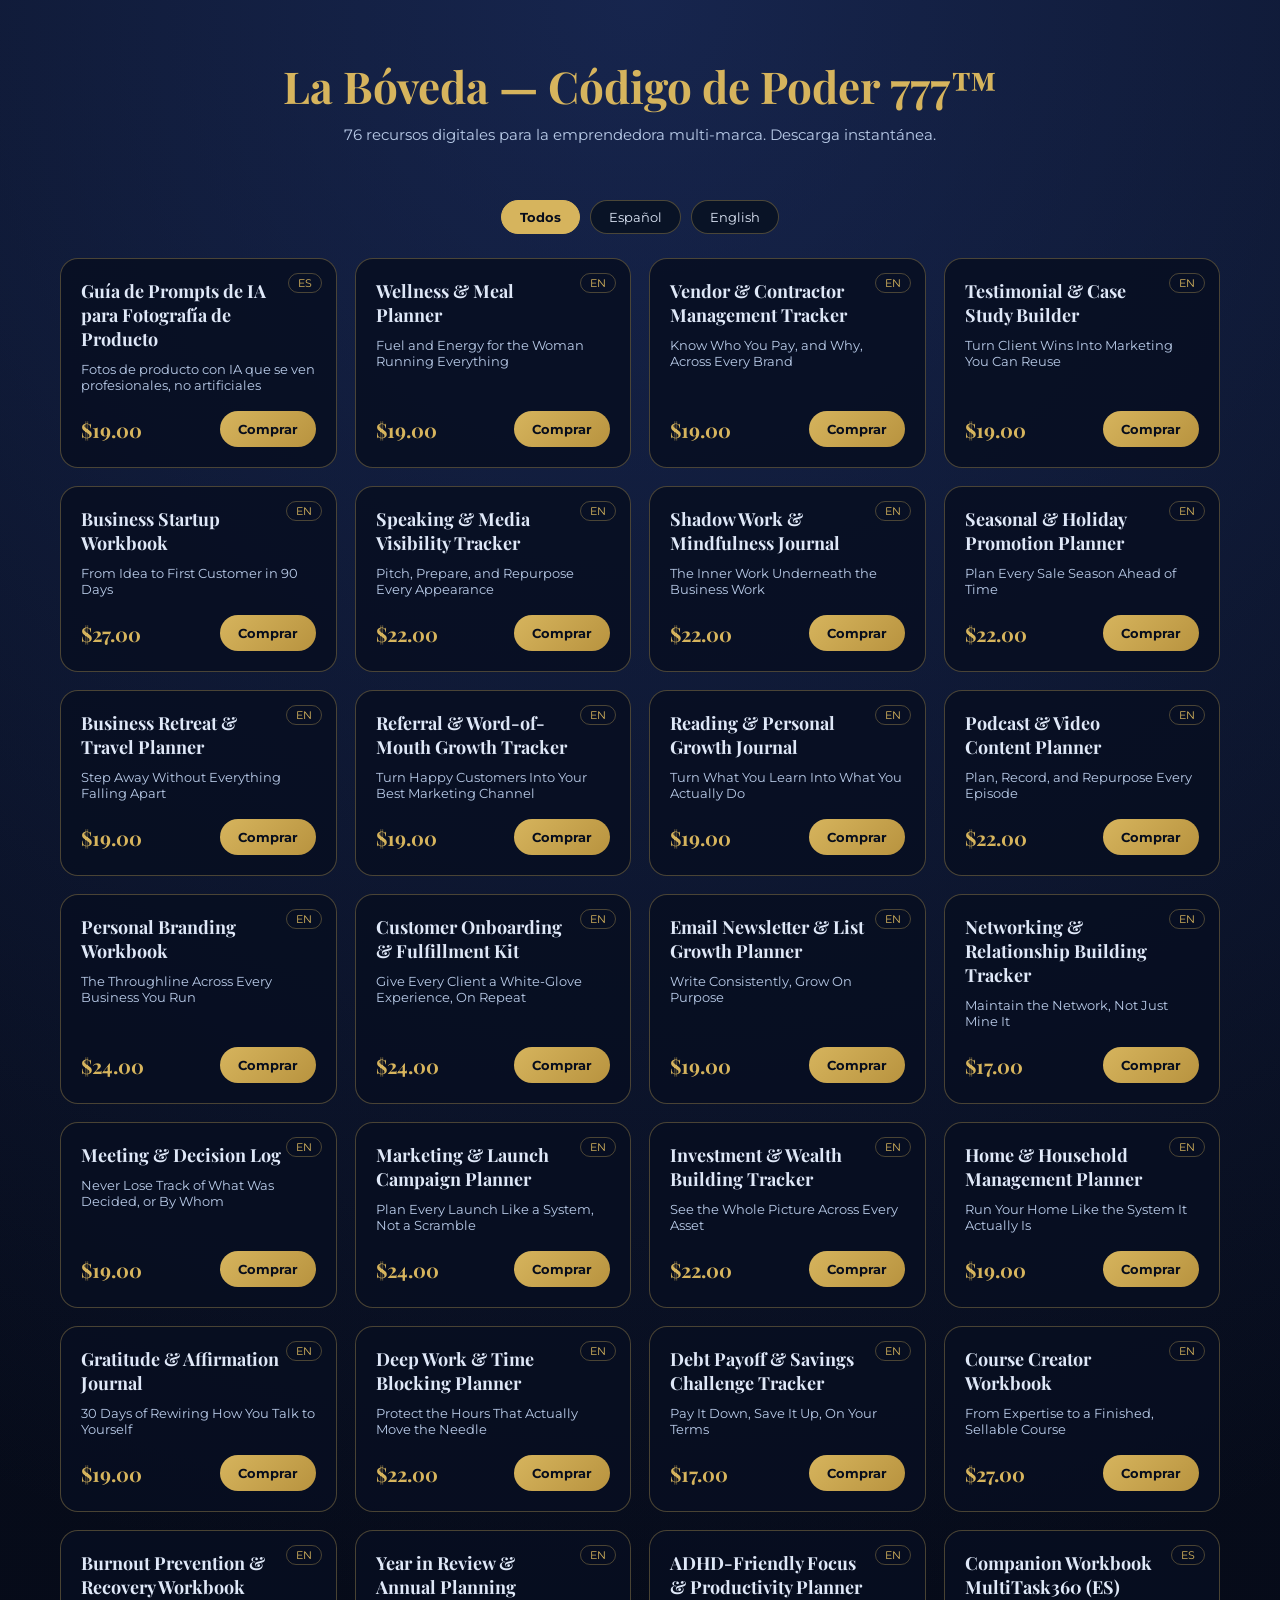
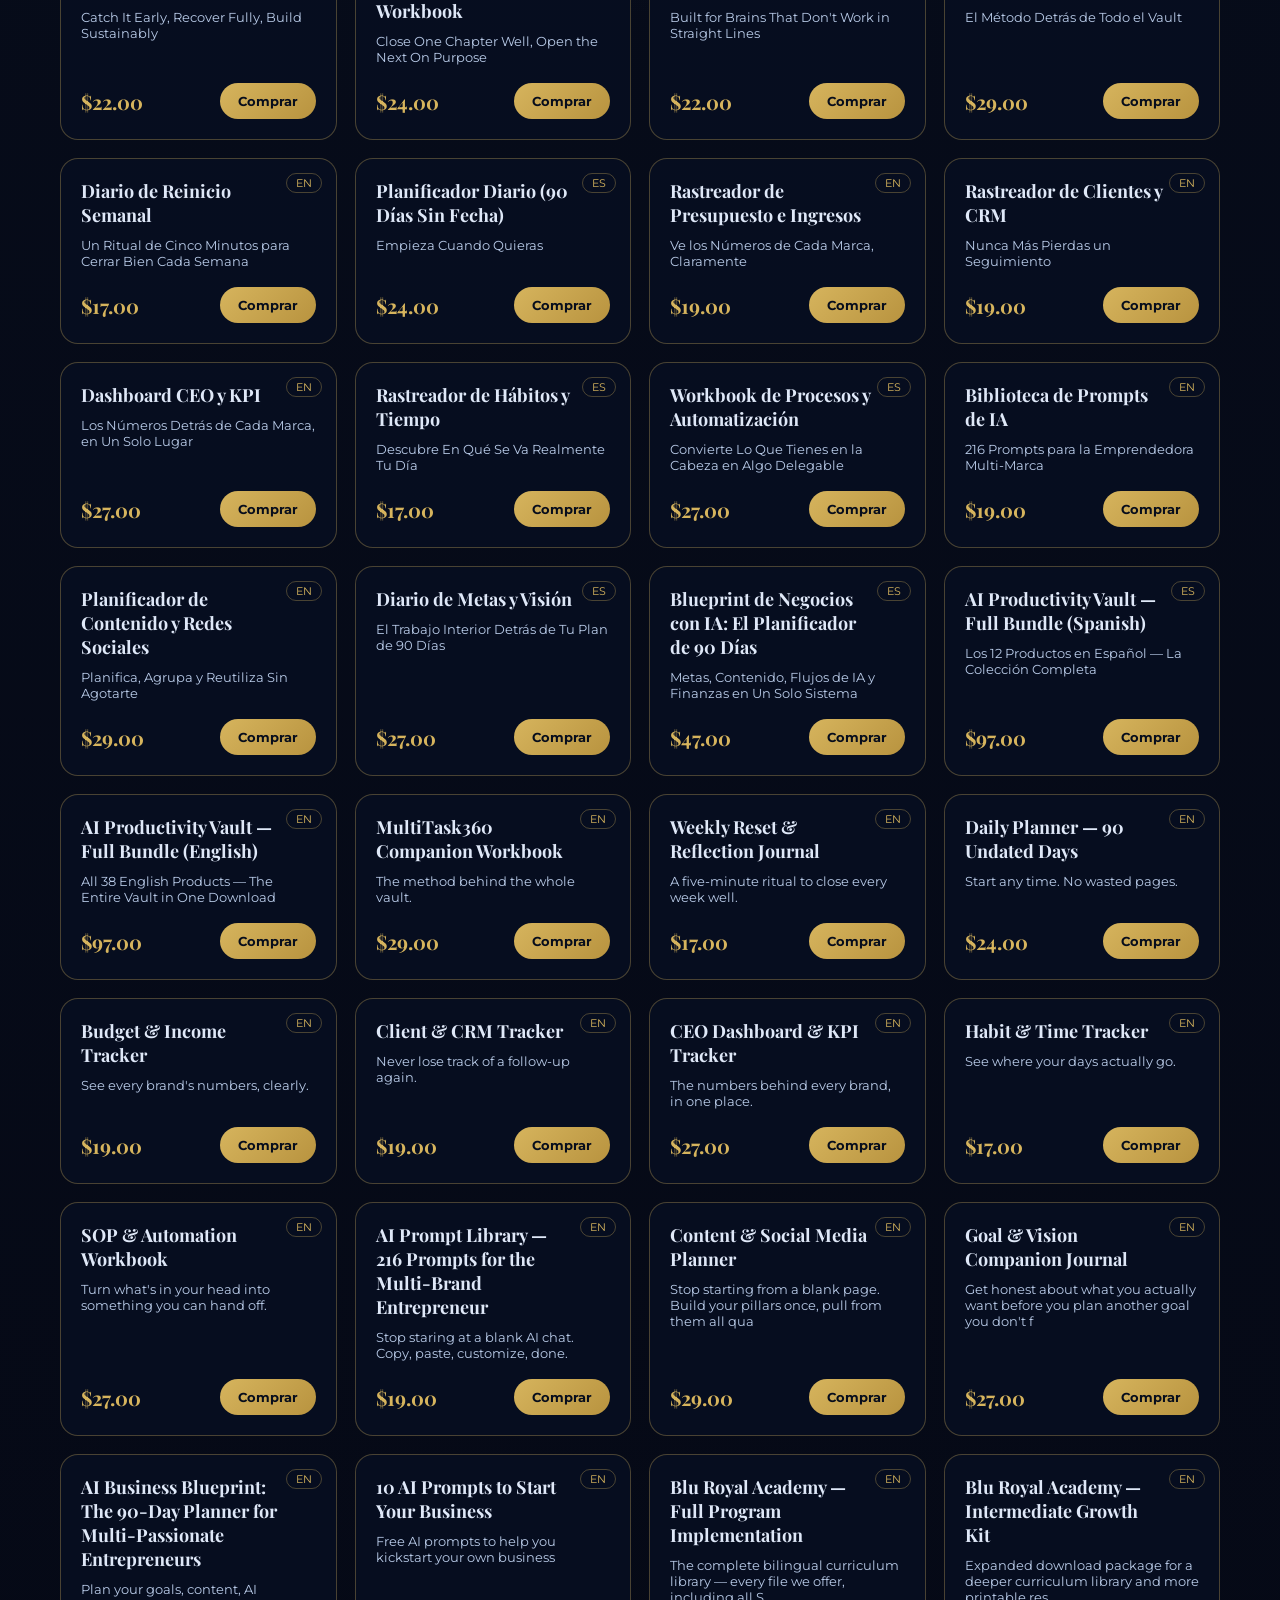
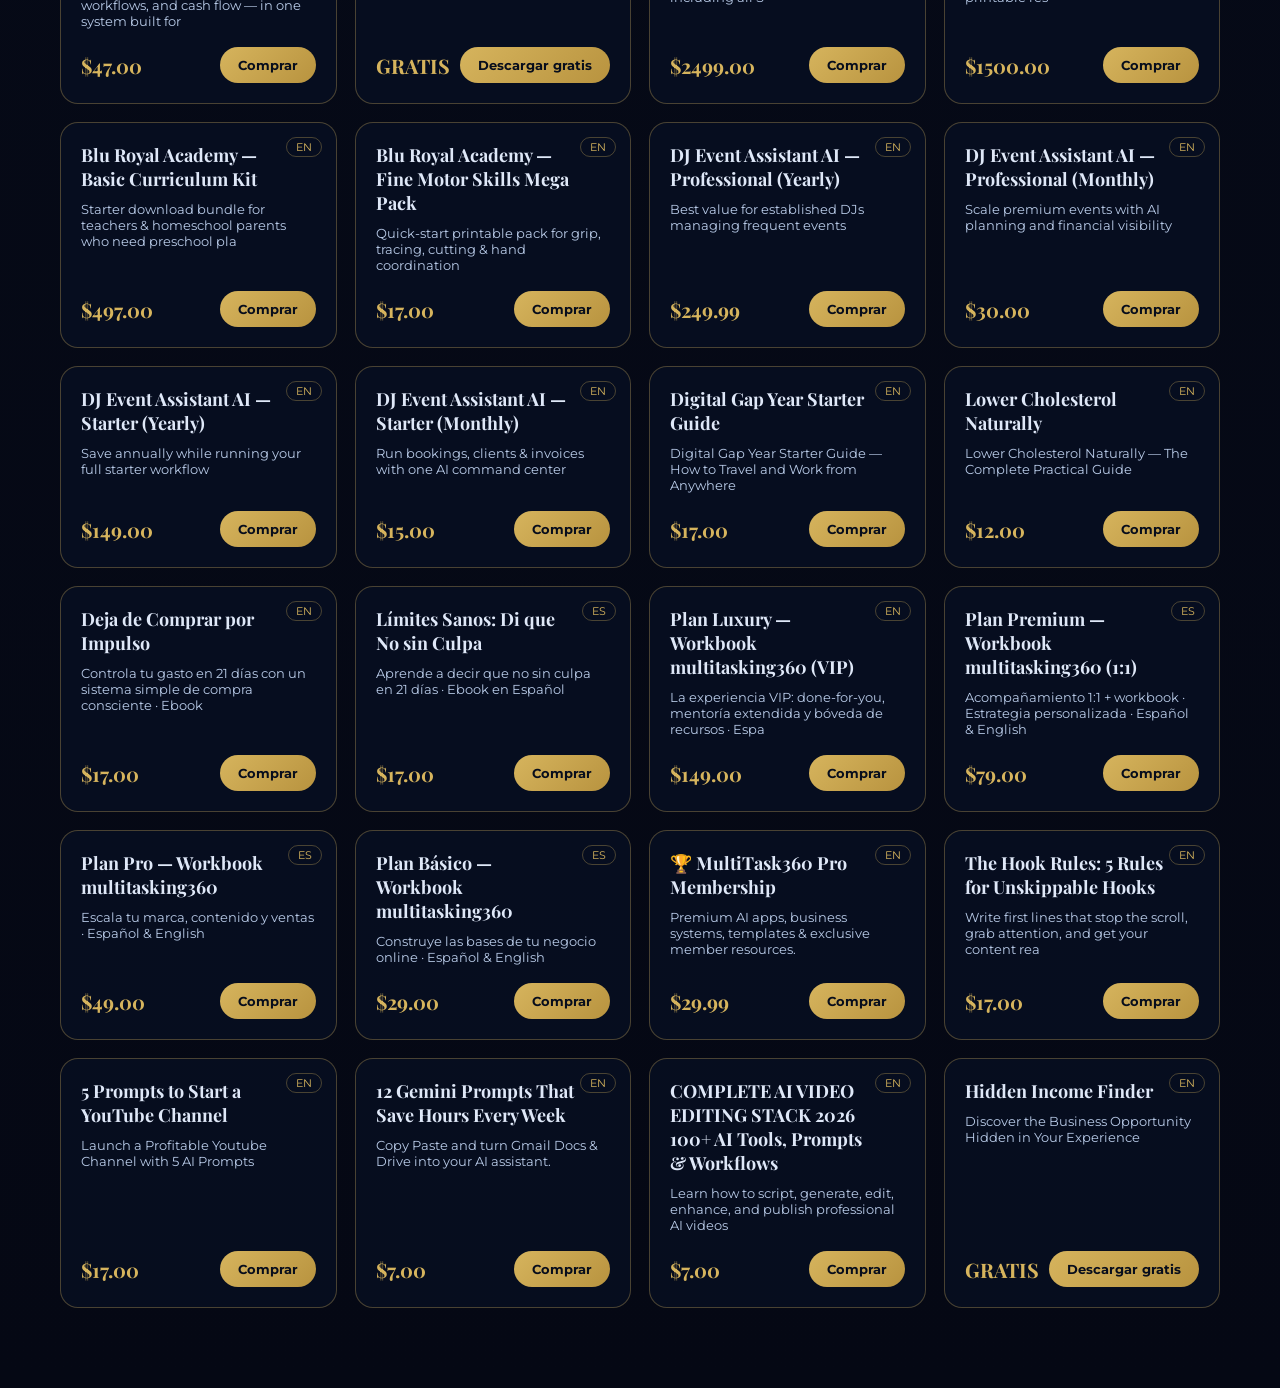
<file: static/vault-shop.html>
<!DOCTYPE html>
<html lang="es">
<head>
  <meta charset="UTF-8" />
  <meta name="viewport" content="width=device-width, initial-scale=1.0" />
  <title>La Bóveda — Código de Poder 777™</title>
  <link href="https://fonts.googleapis.com/css2?family=Playfair+Display:wght@600;700&family=Montserrat:wght@400;500;700;800&display=swap" rel="stylesheet" />
  <style>
    *, *::before, *::after { box-sizing: border-box; margin: 0; padding: 0; }
    :root {
      --bg: #070d1c; --bg-soft: #0b142d; --surface: rgba(8, 15, 33, 0.86);
      --surface-solid: #091326; --line: rgba(214, 180, 93, 0.32);
      --text: #dfe8f8; --muted: #b9cbe8; --gold: #d6b45d;
      --blue: #3452aa; --display: "Playfair Display", serif; --body: "Montserrat", sans-serif;
      --radius: 18px;
    }
    html { scroll-behavior: smooth; }
    body {
      font-family: var(--body); color: var(--text);
      background: radial-gradient(circle at top, rgba(52, 82, 170, 0.35), transparent 35%),
        linear-gradient(180deg, #070d1c 0%, #050814 100%);
      min-height: 100vh; padding-bottom: 80px;
    }
    header { text-align: center; padding: 56px 20px 32px; }
    header h1 { font-family: var(--display); color: var(--gold); font-size: clamp(28px, 5vw, 44px); }
    header p { color: var(--muted); margin-top: 10px; font-size: 15px; }
    .filters { display: flex; justify-content: center; gap: 10px; margin: 24px 0; flex-wrap: wrap; }
    .filters button {
      background: var(--surface-solid); border: 1px solid var(--line); color: var(--text);
      padding: 8px 18px; border-radius: 999px; cursor: pointer; font-family: var(--body); font-size: 13px;
    }
    .filters button.active { background: var(--gold); color: #070d1c; border-color: var(--gold); font-weight: 700; }
    .grid {
      max-width: 1200px; margin: 0 auto; padding: 0 20px;
      display: grid; grid-template-columns: repeat(auto-fill, minmax(260px, 1fr)); gap: 18px;
    }
    .card {
      background: var(--surface); border: 1px solid var(--line); border-radius: var(--radius);
      padding: 20px; position: relative; display: flex; flex-direction: column; gap: 10px;
    }
    .badge {
      position: absolute; top: 14px; right: 14px; font-size: 11px; color: var(--gold);
      border: 1px solid var(--line); border-radius: 999px; padding: 2px 9px;
    }
    .card h3 { font-family: var(--display); font-size: 18px; color: var(--text); padding-right: 34px; }
    .card .headline { color: var(--muted); font-size: 13px; flex-grow: 1; }
    .row { display: flex; align-items: center; justify-content: space-between; margin-top: 8px; }
    .price { font-family: var(--display); color: var(--gold); font-size: 20px; font-weight: 700; }
    .buy {
      background: linear-gradient(135deg, var(--gold), #b8933f); color: #070d1c; border: none;
      padding: 10px 18px; border-radius: 999px; font-weight: 700; cursor: pointer; font-family: var(--body); font-size: 13px;
    }
    .buy:hover { filter: brightness(1.08); }
    .buy:disabled { opacity: 0.6; cursor: wait; }
    #email-modal {
      display: none; position: fixed; inset: 0; background: rgba(5,8,20,0.85);
      align-items: center; justify-content: center; z-index: 50; padding: 20px;
    }
    #email-modal.open { display: flex; }
    #email-modal .box {
      background: var(--surface-solid); border: 1px solid var(--line); border-radius: var(--radius);
      padding: 28px; max-width: 380px; width: 100%; text-align: center;
    }
    #email-modal input {
      width: 100%; padding: 12px; margin: 16px 0; border-radius: 10px; border: 1px solid var(--line);
      background: var(--bg); color: var(--text); font-family: var(--body);
    }
    #email-modal button {
      background: var(--gold); color: #070d1c; border: none; padding: 12px 24px;
      border-radius: 999px; font-weight: 700; cursor: pointer; width: 100%;
    }
    #toast {
      position: fixed; bottom: 24px; left: 50%; transform: translateX(-50%);
      background: var(--surface-solid); border: 1px solid var(--gold); color: var(--text);
      padding: 12px 22px; border-radius: 999px; display: none; font-size: 14px; z-index: 60;
    }
  </style>
</head>
<body>
  <header>
    <h1>La Bóveda — Código de Poder 777™</h1>
    <p>76 recursos digitales para la emprendedora multi-marca. Descarga instantánea.</p>
  </header>

  <div class="filters">
    <button class="active" data-filter="ALL">Todos</button>
    <button data-filter="ES">Español</button>
    <button data-filter="EN">English</button>
  </div>

  <div class="grid" id="grid">
      <article class="card" data-lang="ES">
        <div class="badge">ES</div>
        <h3>Guía de Prompts de IA para Fotografía de Producto</h3>
        <p class="headline">Fotos de producto con IA que se ven profesionales, no artificiales</p>
        <div class="row">
          <span class="price">$19.00</span>
          <button class="buy" data-slug="guia-de-prompts-de-ia-para-fotografia-de-producto" data-free="0">
            Comprar
          </button>
        </div>
      </article>
      <article class="card" data-lang="EN">
        <div class="badge">EN</div>
        <h3>Wellness &amp; Meal Planner</h3>
        <p class="headline">Fuel and Energy for the Woman Running Everything</p>
        <div class="row">
          <span class="price">$19.00</span>
          <button class="buy" data-slug="wellness-meal-planner" data-free="0">
            Comprar
          </button>
        </div>
      </article>
      <article class="card" data-lang="EN">
        <div class="badge">EN</div>
        <h3>Vendor &amp; Contractor Management Tracker</h3>
        <p class="headline">Know Who You Pay, and Why, Across Every Brand</p>
        <div class="row">
          <span class="price">$19.00</span>
          <button class="buy" data-slug="vendor-contractor-management-tracker" data-free="0">
            Comprar
          </button>
        </div>
      </article>
      <article class="card" data-lang="EN">
        <div class="badge">EN</div>
        <h3>Testimonial &amp; Case Study Builder</h3>
        <p class="headline">Turn Client Wins Into Marketing You Can Reuse</p>
        <div class="row">
          <span class="price">$19.00</span>
          <button class="buy" data-slug="testimonial-case-study-builder" data-free="0">
            Comprar
          </button>
        </div>
      </article>
      <article class="card" data-lang="EN">
        <div class="badge">EN</div>
        <h3>Business Startup Workbook</h3>
        <p class="headline">From Idea to First Customer in 90 Days</p>
        <div class="row">
          <span class="price">$27.00</span>
          <button class="buy" data-slug="business-startup-workbook" data-free="0">
            Comprar
          </button>
        </div>
      </article>
      <article class="card" data-lang="EN">
        <div class="badge">EN</div>
        <h3>Speaking &amp; Media Visibility Tracker</h3>
        <p class="headline">Pitch, Prepare, and Repurpose Every Appearance</p>
        <div class="row">
          <span class="price">$22.00</span>
          <button class="buy" data-slug="speaking-media-visibility-tracker" data-free="0">
            Comprar
          </button>
        </div>
      </article>
      <article class="card" data-lang="EN">
        <div class="badge">EN</div>
        <h3>Shadow Work &amp; Mindfulness Journal</h3>
        <p class="headline">The Inner Work Underneath the Business Work</p>
        <div class="row">
          <span class="price">$22.00</span>
          <button class="buy" data-slug="shadow-work-mindfulness-journal" data-free="0">
            Comprar
          </button>
        </div>
      </article>
      <article class="card" data-lang="EN">
        <div class="badge">EN</div>
        <h3>Seasonal &amp; Holiday Promotion Planner</h3>
        <p class="headline">Plan Every Sale Season Ahead of Time</p>
        <div class="row">
          <span class="price">$22.00</span>
          <button class="buy" data-slug="seasonal-holiday-promotion-planner" data-free="0">
            Comprar
          </button>
        </div>
      </article>
      <article class="card" data-lang="EN">
        <div class="badge">EN</div>
        <h3>Business Retreat &amp; Travel Planner</h3>
        <p class="headline">Step Away Without Everything Falling Apart</p>
        <div class="row">
          <span class="price">$19.00</span>
          <button class="buy" data-slug="business-retreat-travel-planner" data-free="0">
            Comprar
          </button>
        </div>
      </article>
      <article class="card" data-lang="EN">
        <div class="badge">EN</div>
        <h3>Referral &amp; Word-of-Mouth Growth Tracker</h3>
        <p class="headline">Turn Happy Customers Into Your Best Marketing Channel</p>
        <div class="row">
          <span class="price">$19.00</span>
          <button class="buy" data-slug="referral-word-of-mouth-growth-tracker" data-free="0">
            Comprar
          </button>
        </div>
      </article>
      <article class="card" data-lang="EN">
        <div class="badge">EN</div>
        <h3>Reading &amp; Personal Growth Journal</h3>
        <p class="headline">Turn What You Learn Into What You Actually Do</p>
        <div class="row">
          <span class="price">$19.00</span>
          <button class="buy" data-slug="reading-personal-growth-journal" data-free="0">
            Comprar
          </button>
        </div>
      </article>
      <article class="card" data-lang="EN">
        <div class="badge">EN</div>
        <h3>Podcast &amp; Video Content Planner</h3>
        <p class="headline">Plan, Record, and Repurpose Every Episode</p>
        <div class="row">
          <span class="price">$22.00</span>
          <button class="buy" data-slug="podcast-video-content-planner" data-free="0">
            Comprar
          </button>
        </div>
      </article>
      <article class="card" data-lang="EN">
        <div class="badge">EN</div>
        <h3>Personal Branding Workbook</h3>
        <p class="headline">The Throughline Across Every Business You Run</p>
        <div class="row">
          <span class="price">$24.00</span>
          <button class="buy" data-slug="personal-branding-workbook" data-free="0">
            Comprar
          </button>
        </div>
      </article>
      <article class="card" data-lang="EN">
        <div class="badge">EN</div>
        <h3>Customer Onboarding &amp; Fulfillment Kit</h3>
        <p class="headline">Give Every Client a White-Glove Experience, On Repeat</p>
        <div class="row">
          <span class="price">$24.00</span>
          <button class="buy" data-slug="customer-onboarding-fulfillment-kit" data-free="0">
            Comprar
          </button>
        </div>
      </article>
      <article class="card" data-lang="EN">
        <div class="badge">EN</div>
        <h3>Email Newsletter &amp; List Growth Planner</h3>
        <p class="headline">Write Consistently, Grow On Purpose</p>
        <div class="row">
          <span class="price">$19.00</span>
          <button class="buy" data-slug="email-newsletter-list-growth-planner" data-free="0">
            Comprar
          </button>
        </div>
      </article>
      <article class="card" data-lang="EN">
        <div class="badge">EN</div>
        <h3>Networking &amp; Relationship Building Tracker</h3>
        <p class="headline">Maintain the Network, Not Just Mine It</p>
        <div class="row">
          <span class="price">$17.00</span>
          <button class="buy" data-slug="networking-relationship-building-tracker" data-free="0">
            Comprar
          </button>
        </div>
      </article>
      <article class="card" data-lang="EN">
        <div class="badge">EN</div>
        <h3>Meeting &amp; Decision Log</h3>
        <p class="headline">Never Lose Track of What Was Decided, or By Whom</p>
        <div class="row">
          <span class="price">$19.00</span>
          <button class="buy" data-slug="meeting-decision-log" data-free="0">
            Comprar
          </button>
        </div>
      </article>
      <article class="card" data-lang="EN">
        <div class="badge">EN</div>
        <h3>Marketing &amp; Launch Campaign Planner</h3>
        <p class="headline">Plan Every Launch Like a System, Not a Scramble</p>
        <div class="row">
          <span class="price">$24.00</span>
          <button class="buy" data-slug="marketing-launch-campaign-planner" data-free="0">
            Comprar
          </button>
        </div>
      </article>
      <article class="card" data-lang="EN">
        <div class="badge">EN</div>
        <h3>Investment &amp; Wealth Building Tracker</h3>
        <p class="headline">See the Whole Picture Across Every Asset</p>
        <div class="row">
          <span class="price">$22.00</span>
          <button class="buy" data-slug="investment-wealth-building-tracker" data-free="0">
            Comprar
          </button>
        </div>
      </article>
      <article class="card" data-lang="EN">
        <div class="badge">EN</div>
        <h3>Home &amp; Household Management Planner</h3>
        <p class="headline">Run Your Home Like the System It Actually Is</p>
        <div class="row">
          <span class="price">$19.00</span>
          <button class="buy" data-slug="home-household-management-planner" data-free="0">
            Comprar
          </button>
        </div>
      </article>
      <article class="card" data-lang="EN">
        <div class="badge">EN</div>
        <h3>Gratitude &amp; Affirmation Journal</h3>
        <p class="headline">30 Days of Rewiring How You Talk to Yourself</p>
        <div class="row">
          <span class="price">$19.00</span>
          <button class="buy" data-slug="gratitude-affirmation-journal" data-free="0">
            Comprar
          </button>
        </div>
      </article>
      <article class="card" data-lang="EN">
        <div class="badge">EN</div>
        <h3>Deep Work &amp; Time Blocking Planner</h3>
        <p class="headline">Protect the Hours That Actually Move the Needle</p>
        <div class="row">
          <span class="price">$22.00</span>
          <button class="buy" data-slug="deep-work-time-blocking-planner" data-free="0">
            Comprar
          </button>
        </div>
      </article>
      <article class="card" data-lang="EN">
        <div class="badge">EN</div>
        <h3>Debt Payoff &amp; Savings Challenge Tracker</h3>
        <p class="headline">Pay It Down, Save It Up, On Your Terms</p>
        <div class="row">
          <span class="price">$17.00</span>
          <button class="buy" data-slug="debt-payoff-savings-challenge-tracker" data-free="0">
            Comprar
          </button>
        </div>
      </article>
      <article class="card" data-lang="EN">
        <div class="badge">EN</div>
        <h3>Course Creator Workbook</h3>
        <p class="headline">From Expertise to a Finished, Sellable Course</p>
        <div class="row">
          <span class="price">$27.00</span>
          <button class="buy" data-slug="course-creator-workbook" data-free="0">
            Comprar
          </button>
        </div>
      </article>
      <article class="card" data-lang="EN">
        <div class="badge">EN</div>
        <h3>Burnout Prevention &amp; Recovery Workbook</h3>
        <p class="headline">Catch It Early, Recover Fully, Build Sustainably</p>
        <div class="row">
          <span class="price">$22.00</span>
          <button class="buy" data-slug="burnout-prevention-recovery-workbook" data-free="0">
            Comprar
          </button>
        </div>
      </article>
      <article class="card" data-lang="EN">
        <div class="badge">EN</div>
        <h3>Year in Review &amp; Annual Planning Workbook</h3>
        <p class="headline">Close One Chapter Well, Open the Next On Purpose</p>
        <div class="row">
          <span class="price">$24.00</span>
          <button class="buy" data-slug="year-in-review-annual-planning-workbook" data-free="0">
            Comprar
          </button>
        </div>
      </article>
      <article class="card" data-lang="EN">
        <div class="badge">EN</div>
        <h3>ADHD-Friendly Focus &amp; Productivity Planner</h3>
        <p class="headline">Built for Brains That Don't Work in Straight Lines</p>
        <div class="row">
          <span class="price">$22.00</span>
          <button class="buy" data-slug="adhd-friendly-focus-productivity-planner" data-free="0">
            Comprar
          </button>
        </div>
      </article>
      <article class="card" data-lang="ES">
        <div class="badge">ES</div>
        <h3>Companion Workbook MultiTask360 (ES)</h3>
        <p class="headline">El Método Detrás de Todo el Vault</p>
        <div class="row">
          <span class="price">$29.00</span>
          <button class="buy" data-slug="companion-workbook-multitask360-es" data-free="0">
            Comprar
          </button>
        </div>
      </article>
      <article class="card" data-lang="EN">
        <div class="badge">EN</div>
        <h3>Diario de Reinicio Semanal</h3>
        <p class="headline">Un Ritual de Cinco Minutos para Cerrar Bien Cada Semana</p>
        <div class="row">
          <span class="price">$17.00</span>
          <button class="buy" data-slug="diario-de-reinicio-semanal" data-free="0">
            Comprar
          </button>
        </div>
      </article>
      <article class="card" data-lang="ES">
        <div class="badge">ES</div>
        <h3>Planificador Diario (90 Días Sin Fecha)</h3>
        <p class="headline">Empieza Cuando Quieras</p>
        <div class="row">
          <span class="price">$24.00</span>
          <button class="buy" data-slug="planificador-diario-90-dias-sin-fecha" data-free="0">
            Comprar
          </button>
        </div>
      </article>
      <article class="card" data-lang="EN">
        <div class="badge">EN</div>
        <h3>Rastreador de Presupuesto e Ingresos</h3>
        <p class="headline">Ve los Números de Cada Marca, Claramente</p>
        <div class="row">
          <span class="price">$19.00</span>
          <button class="buy" data-slug="rastreador-de-presupuesto-e-ingresos" data-free="0">
            Comprar
          </button>
        </div>
      </article>
      <article class="card" data-lang="EN">
        <div class="badge">EN</div>
        <h3>Rastreador de Clientes y CRM</h3>
        <p class="headline">Nunca Más Pierdas un Seguimiento</p>
        <div class="row">
          <span class="price">$19.00</span>
          <button class="buy" data-slug="rastreador-de-clientes-y-crm" data-free="0">
            Comprar
          </button>
        </div>
      </article>
      <article class="card" data-lang="EN">
        <div class="badge">EN</div>
        <h3>Dashboard CEO y KPI</h3>
        <p class="headline">Los Números Detrás de Cada Marca, en Un Solo Lugar</p>
        <div class="row">
          <span class="price">$27.00</span>
          <button class="buy" data-slug="dashboard-ceo-y-kpi" data-free="0">
            Comprar
          </button>
        </div>
      </article>
      <article class="card" data-lang="ES">
        <div class="badge">ES</div>
        <h3>Rastreador de Hábitos y Tiempo</h3>
        <p class="headline">Descubre En Qué Se Va Realmente Tu Día</p>
        <div class="row">
          <span class="price">$17.00</span>
          <button class="buy" data-slug="rastreador-de-habitos-y-tiempo" data-free="0">
            Comprar
          </button>
        </div>
      </article>
      <article class="card" data-lang="ES">
        <div class="badge">ES</div>
        <h3>Workbook de Procesos y Automatización</h3>
        <p class="headline">Convierte Lo Que Tienes en la Cabeza en Algo Delegable</p>
        <div class="row">
          <span class="price">$27.00</span>
          <button class="buy" data-slug="workbook-de-procesos-y-automatizacion" data-free="0">
            Comprar
          </button>
        </div>
      </article>
      <article class="card" data-lang="EN">
        <div class="badge">EN</div>
        <h3>Biblioteca de Prompts de IA</h3>
        <p class="headline">216 Prompts para la Emprendedora Multi-Marca</p>
        <div class="row">
          <span class="price">$19.00</span>
          <button class="buy" data-slug="biblioteca-de-prompts-de-ia" data-free="0">
            Comprar
          </button>
        </div>
      </article>
      <article class="card" data-lang="EN">
        <div class="badge">EN</div>
        <h3>Planificador de Contenido y Redes Sociales</h3>
        <p class="headline">Planifica, Agrupa y Reutiliza Sin Agotarte</p>
        <div class="row">
          <span class="price">$29.00</span>
          <button class="buy" data-slug="planificador-de-contenido-y-redes-sociales" data-free="0">
            Comprar
          </button>
        </div>
      </article>
      <article class="card" data-lang="ES">
        <div class="badge">ES</div>
        <h3>Diario de Metas y Visión</h3>
        <p class="headline">El Trabajo Interior Detrás de Tu Plan de 90 Días</p>
        <div class="row">
          <span class="price">$27.00</span>
          <button class="buy" data-slug="diario-de-metas-y-vision" data-free="0">
            Comprar
          </button>
        </div>
      </article>
      <article class="card" data-lang="ES">
        <div class="badge">ES</div>
        <h3>Blueprint de Negocios con IA: El Planificador de 90 Días</h3>
        <p class="headline">Metas, Contenido, Flujos de IA y Finanzas en Un Solo Sistema</p>
        <div class="row">
          <span class="price">$47.00</span>
          <button class="buy" data-slug="blueprint-de-negocios-con-ia-el-planificador-de-90-dias" data-free="0">
            Comprar
          </button>
        </div>
      </article>
      <article class="card" data-lang="ES">
        <div class="badge">ES</div>
        <h3>AI Productivity Vault — Full Bundle (Spanish)</h3>
        <p class="headline">Los 12 Productos en Español — La Colección Completa</p>
        <div class="row">
          <span class="price">$97.00</span>
          <button class="buy" data-slug="ai-productivity-vault-full-bundle-spanish" data-free="0">
            Comprar
          </button>
        </div>
      </article>
      <article class="card" data-lang="EN">
        <div class="badge">EN</div>
        <h3>AI Productivity Vault — Full Bundle (English)</h3>
        <p class="headline">All 38 English Products — The Entire Vault in One Download</p>
        <div class="row">
          <span class="price">$97.00</span>
          <button class="buy" data-slug="ai-productivity-vault-full-bundle-english" data-free="0">
            Comprar
          </button>
        </div>
      </article>
      <article class="card" data-lang="EN">
        <div class="badge">EN</div>
        <h3>MultiTask360 Companion Workbook</h3>
        <p class="headline">The method behind the whole vault.</p>
        <div class="row">
          <span class="price">$29.00</span>
          <button class="buy" data-slug="multitask360-companion-workbook" data-free="0">
            Comprar
          </button>
        </div>
      </article>
      <article class="card" data-lang="EN">
        <div class="badge">EN</div>
        <h3>Weekly Reset &amp; Reflection Journal</h3>
        <p class="headline">A five-minute ritual to close every week well.</p>
        <div class="row">
          <span class="price">$17.00</span>
          <button class="buy" data-slug="weekly-reset-reflection-journal" data-free="0">
            Comprar
          </button>
        </div>
      </article>
      <article class="card" data-lang="EN">
        <div class="badge">EN</div>
        <h3>Daily Planner — 90 Undated Days</h3>
        <p class="headline">Start any time. No wasted pages.</p>
        <div class="row">
          <span class="price">$24.00</span>
          <button class="buy" data-slug="daily-planner-90-undated-days" data-free="0">
            Comprar
          </button>
        </div>
      </article>
      <article class="card" data-lang="EN">
        <div class="badge">EN</div>
        <h3>Budget &amp; Income Tracker</h3>
        <p class="headline">See every brand's numbers, clearly.</p>
        <div class="row">
          <span class="price">$19.00</span>
          <button class="buy" data-slug="budget-income-tracker" data-free="0">
            Comprar
          </button>
        </div>
      </article>
      <article class="card" data-lang="EN">
        <div class="badge">EN</div>
        <h3>Client &amp; CRM Tracker</h3>
        <p class="headline">Never lose track of a follow-up again.</p>
        <div class="row">
          <span class="price">$19.00</span>
          <button class="buy" data-slug="client-crm-tracker" data-free="0">
            Comprar
          </button>
        </div>
      </article>
      <article class="card" data-lang="EN">
        <div class="badge">EN</div>
        <h3>CEO Dashboard &amp; KPI Tracker</h3>
        <p class="headline">The numbers behind every brand, in one place.</p>
        <div class="row">
          <span class="price">$27.00</span>
          <button class="buy" data-slug="ceo-dashboard-kpi-tracker" data-free="0">
            Comprar
          </button>
        </div>
      </article>
      <article class="card" data-lang="EN">
        <div class="badge">EN</div>
        <h3>Habit &amp; Time Tracker</h3>
        <p class="headline">See where your days actually go.</p>
        <div class="row">
          <span class="price">$17.00</span>
          <button class="buy" data-slug="habit-time-tracker" data-free="0">
            Comprar
          </button>
        </div>
      </article>
      <article class="card" data-lang="EN">
        <div class="badge">EN</div>
        <h3>SOP &amp; Automation Workbook</h3>
        <p class="headline">Turn what's in your head into something you can hand off.</p>
        <div class="row">
          <span class="price">$27.00</span>
          <button class="buy" data-slug="sop-automation-workbook" data-free="0">
            Comprar
          </button>
        </div>
      </article>
      <article class="card" data-lang="EN">
        <div class="badge">EN</div>
        <h3>AI Prompt Library — 216 Prompts for the Multi-Brand Entrepreneur</h3>
        <p class="headline">Stop staring at a blank AI chat. Copy, paste, customize, done.</p>
        <div class="row">
          <span class="price">$19.00</span>
          <button class="buy" data-slug="ai-prompt-library-216-prompts-for-the-multi-brand-entrepreneur-e9" data-free="0">
            Comprar
          </button>
        </div>
      </article>
      <article class="card" data-lang="EN">
        <div class="badge">EN</div>
        <h3>Content &amp; Social Media Planner</h3>
        <p class="headline">Stop starting from a blank page. Build your pillars once, pull from them all qua</p>
        <div class="row">
          <span class="price">$29.00</span>
          <button class="buy" data-slug="content-social-media-planner-9a" data-free="0">
            Comprar
          </button>
        </div>
      </article>
      <article class="card" data-lang="EN">
        <div class="badge">EN</div>
        <h3>Goal &amp; Vision Companion Journal</h3>
        <p class="headline">Get honest about what you actually want before you plan another goal you don't f</p>
        <div class="row">
          <span class="price">$27.00</span>
          <button class="buy" data-slug="goal-vision-companion-journal" data-free="0">
            Comprar
          </button>
        </div>
      </article>
      <article class="card" data-lang="EN">
        <div class="badge">EN</div>
        <h3>AI Business Blueprint: The 90-Day Planner for Multi-Passionate Entrepreneurs</h3>
        <p class="headline">Plan your goals, content, AI workflows, and cash flow — in one system built for </p>
        <div class="row">
          <span class="price">$47.00</span>
          <button class="buy" data-slug="ai-business-blueprint-the-90-day-planner-for-multi-passionate-entrepreneurs" data-free="0">
            Comprar
          </button>
        </div>
      </article>
      <article class="card" data-lang="EN">
        <div class="badge">EN</div>
        <h3>10 AI Prompts to Start Your Business</h3>
        <p class="headline">Free AI prompts to help you kickstart your own business</p>
        <div class="row">
          <span class="price">GRATIS</span>
          <button class="buy" data-slug="10-ai-prompts-to-start-your-business" data-free="1">
            Descargar gratis
          </button>
        </div>
      </article>
      <article class="card" data-lang="EN">
        <div class="badge">EN</div>
        <h3>Blu Royal Academy — Full Program Implementation</h3>
        <p class="headline">The complete bilingual curriculum library — every file we offer, including all S</p>
        <div class="row">
          <span class="price">$2499.00</span>
          <button class="buy" data-slug="blu-royal-academy-full-program-implementation" data-free="0">
            Comprar
          </button>
        </div>
      </article>
      <article class="card" data-lang="EN">
        <div class="badge">EN</div>
        <h3>Blu Royal Academy — Intermediate Growth Kit</h3>
        <p class="headline">Expanded download package for a deeper curriculum library and more printable res</p>
        <div class="row">
          <span class="price">$1500.00</span>
          <button class="buy" data-slug="blu-royal-academy-intermediate-growth-kit" data-free="0">
            Comprar
          </button>
        </div>
      </article>
      <article class="card" data-lang="EN">
        <div class="badge">EN</div>
        <h3>Blu Royal Academy — Basic Curriculum Kit</h3>
        <p class="headline">Starter download bundle for teachers &amp; homeschool parents who need preschool pla</p>
        <div class="row">
          <span class="price">$497.00</span>
          <button class="buy" data-slug="blu-royal-academy-basic-curriculum-kit" data-free="0">
            Comprar
          </button>
        </div>
      </article>
      <article class="card" data-lang="EN">
        <div class="badge">EN</div>
        <h3>Blu Royal Academy — Fine Motor Skills Mega Pack</h3>
        <p class="headline">Quick-start printable pack for grip, tracing, cutting &amp; hand coordination</p>
        <div class="row">
          <span class="price">$17.00</span>
          <button class="buy" data-slug="blu-royal-academy-fine-motor-skills-mega-pack" data-free="0">
            Comprar
          </button>
        </div>
      </article>
      <article class="card" data-lang="EN">
        <div class="badge">EN</div>
        <h3>DJ Event Assistant AI — Professional (Yearly)</h3>
        <p class="headline">Best value for established DJs managing frequent events</p>
        <div class="row">
          <span class="price">$249.99</span>
          <button class="buy" data-slug="dj-event-assistant-ai-professional-yearly" data-free="0">
            Comprar
          </button>
        </div>
      </article>
      <article class="card" data-lang="EN">
        <div class="badge">EN</div>
        <h3>DJ Event Assistant AI — Professional (Monthly)</h3>
        <p class="headline">Scale premium events with AI planning and financial visibility</p>
        <div class="row">
          <span class="price">$30.00</span>
          <button class="buy" data-slug="dj-event-assistant-ai-professional-monthly" data-free="0">
            Comprar
          </button>
        </div>
      </article>
      <article class="card" data-lang="EN">
        <div class="badge">EN</div>
        <h3>DJ Event Assistant AI — Starter (Yearly)</h3>
        <p class="headline">Save annually while running your full starter workflow</p>
        <div class="row">
          <span class="price">$149.00</span>
          <button class="buy" data-slug="dj-event-assistant-ai-starter-yearly" data-free="0">
            Comprar
          </button>
        </div>
      </article>
      <article class="card" data-lang="EN">
        <div class="badge">EN</div>
        <h3>DJ Event Assistant AI — Starter (Monthly)</h3>
        <p class="headline">Run bookings, clients &amp; invoices with one AI command center</p>
        <div class="row">
          <span class="price">$15.00</span>
          <button class="buy" data-slug="dj-event-assistant-ai-starter-monthly" data-free="0">
            Comprar
          </button>
        </div>
      </article>
      <article class="card" data-lang="EN">
        <div class="badge">EN</div>
        <h3>Digital Gap Year Starter Guide</h3>
        <p class="headline">Digital Gap Year Starter Guide — How to Travel and Work from Anywhere</p>
        <div class="row">
          <span class="price">$17.00</span>
          <button class="buy" data-slug="digital-gap-year-starter-guide" data-free="0">
            Comprar
          </button>
        </div>
      </article>
      <article class="card" data-lang="EN">
        <div class="badge">EN</div>
        <h3>Lower Cholesterol Naturally</h3>
        <p class="headline">Lower Cholesterol Naturally — The Complete Practical Guide</p>
        <div class="row">
          <span class="price">$12.00</span>
          <button class="buy" data-slug="lower-cholesterol-naturally" data-free="0">
            Comprar
          </button>
        </div>
      </article>
      <article class="card" data-lang="EN">
        <div class="badge">EN</div>
        <h3>Deja de Comprar por Impulso</h3>
        <p class="headline">Controla tu gasto en 21 días con un sistema simple de compra consciente · Ebook </p>
        <div class="row">
          <span class="price">$17.00</span>
          <button class="buy" data-slug="deja-de-comprar-por-impulso" data-free="0">
            Comprar
          </button>
        </div>
      </article>
      <article class="card" data-lang="ES">
        <div class="badge">ES</div>
        <h3>Límites Sanos: Di que No sin Culpa</h3>
        <p class="headline">Aprende a decir que no sin culpa en 21 días · Ebook en Español</p>
        <div class="row">
          <span class="price">$17.00</span>
          <button class="buy" data-slug="limites-sanos-di-que-no-sin-culpa" data-free="0">
            Comprar
          </button>
        </div>
      </article>
      <article class="card" data-lang="EN">
        <div class="badge">EN</div>
        <h3>Plan Luxury — Workbook multitasking360 (VIP)</h3>
        <p class="headline">La experiencia VIP: done-for-you, mentoría extendida y bóveda de recursos · Espa</p>
        <div class="row">
          <span class="price">$149.00</span>
          <button class="buy" data-slug="plan-luxury-workbook-multitasking360-vip" data-free="0">
            Comprar
          </button>
        </div>
      </article>
      <article class="card" data-lang="ES">
        <div class="badge">ES</div>
        <h3>Plan Premium — Workbook multitasking360 (1:1)</h3>
        <p class="headline">Acompañamiento 1:1 + workbook · Estrategia personalizada · Español &amp; English</p>
        <div class="row">
          <span class="price">$79.00</span>
          <button class="buy" data-slug="plan-premium-workbook-multitasking360-1-1" data-free="0">
            Comprar
          </button>
        </div>
      </article>
      <article class="card" data-lang="ES">
        <div class="badge">ES</div>
        <h3>Plan Pro — Workbook multitasking360</h3>
        <p class="headline">Escala tu marca, contenido y ventas · Español &amp; English</p>
        <div class="row">
          <span class="price">$49.00</span>
          <button class="buy" data-slug="plan-pro-workbook-multitasking360" data-free="0">
            Comprar
          </button>
        </div>
      </article>
      <article class="card" data-lang="ES">
        <div class="badge">ES</div>
        <h3>Plan Básico — Workbook multitasking360</h3>
        <p class="headline">Construye las bases de tu negocio online · Español &amp; English</p>
        <div class="row">
          <span class="price">$29.00</span>
          <button class="buy" data-slug="plan-basico-workbook-multitasking360" data-free="0">
            Comprar
          </button>
        </div>
      </article>
      <article class="card" data-lang="EN">
        <div class="badge">EN</div>
        <h3>🏆 MultiTask360 Pro Membership</h3>
        <p class="headline">Premium AI apps, business systems, templates &amp; exclusive member resources.</p>
        <div class="row">
          <span class="price">$29.99</span>
          <button class="buy" data-slug="multitask360-pro-membership" data-free="0">
            Comprar
          </button>
        </div>
      </article>
      <article class="card" data-lang="EN">
        <div class="badge">EN</div>
        <h3>The Hook Rules: 5 Rules for Unskippable Hooks</h3>
        <p class="headline">Write first lines that stop the scroll, grab attention, and get your content rea</p>
        <div class="row">
          <span class="price">$17.00</span>
          <button class="buy" data-slug="the-hook-rules-5-rules-for-unskippable-hooks" data-free="0">
            Comprar
          </button>
        </div>
      </article>
      <article class="card" data-lang="EN">
        <div class="badge">EN</div>
        <h3>5 Prompts to Start a YouTube Channel</h3>
        <p class="headline">Launch a Profitable Youtube Channel with 5 AI Prompts</p>
        <div class="row">
          <span class="price">$17.00</span>
          <button class="buy" data-slug="5-prompts-to-start-a-youtube-channel" data-free="0">
            Comprar
          </button>
        </div>
      </article>
      <article class="card" data-lang="EN">
        <div class="badge">EN</div>
        <h3>12 Gemini Prompts That Save Hours Every Week</h3>
        <p class="headline">Copy Paste and turn Gmail Docs &amp; Drive into your AI assistant.</p>
        <div class="row">
          <span class="price">$7.00</span>
          <button class="buy" data-slug="12-gemini-prompts-that-save-hours-every-week" data-free="0">
            Comprar
          </button>
        </div>
      </article>
      <article class="card" data-lang="EN">
        <div class="badge">EN</div>
        <h3>COMPLETE AI VIDEO EDITING STACK 2026 100+ AI Tools, Prompts &amp; Workflows</h3>
        <p class="headline">Learn how to script, generate, edit, enhance, and publish professional AI videos</p>
        <div class="row">
          <span class="price">$7.00</span>
          <button class="buy" data-slug="complete-ai-video-editing-stack-2026-edition" data-free="0">
            Comprar
          </button>
        </div>
      </article>
      <article class="card" data-lang="EN">
        <div class="badge">EN</div>
        <h3>Hidden Income Finder</h3>
        <p class="headline">Discover the Business Opportunity Hidden in Your Experience</p>
        <div class="row">
          <span class="price">GRATIS</span>
          <button class="buy" data-slug="hidden-income-finder" data-free="1">
            Descargar gratis
          </button>
        </div>
      </article>
  </div>

  <div id="email-modal">
    <div class="box">
      <h3 style="font-family: var(--display); color: var(--gold); margin-bottom: 6px;">Tu correo</h3>
      <p style="color: var(--muted); font-size: 13px;">Te enviaremos el enlace de descarga.</p>
      <input type="email" id="email-input" placeholder="tucorreo@ejemplo.com" />
      <button id="email-submit">Enviar</button>
    </div>
  </div>

  <div id="toast"></div>

  <script>
    const grid = document.getElementById('grid');
    const modal = document.getElementById('email-modal');
    const emailInput = document.getElementById('email-input');
    const emailSubmit = document.getElementById('email-submit');
    const toast = document.getElementById('toast');
    let pendingSlug = null;

    function showToast(msg) {
      toast.textContent = msg;
      toast.style.display = 'block';
      setTimeout(() => toast.style.display = 'none', 4000);
    }

    document.querySelectorAll('.filters button').forEach(btn => {
      btn.addEventListener('click', () => {
        document.querySelectorAll('.filters button').forEach(b => b.classList.remove('active'));
        btn.classList.add('active');
        const f = btn.dataset.filter;
        document.querySelectorAll('.card').forEach(card => {
          card.style.display = (f === 'ALL' || card.dataset.lang === f) ? '' : 'none';
        });
      });
    });

    async function checkout(slug, isFree, email) {
      const btn = document.querySelector(`.buy[data-slug="${slug}"]`);
      if (btn) { btn.disabled = true; btn.textContent = 'Un momento...'; }
      try {
        const res = await fetch('/api/vault/checkout', {
          method: 'POST',
          headers: { 'Content-Type': 'application/json' },
          body: JSON.stringify({ slug, customer_email: email || null })
        });
        const data = await res.json();
        if (!res.ok) throw new Error(data.detail || 'Error');
        if (isFree) {
          showToast('¡Listo! Revisa tu correo para el enlace de descarga.');
        } else if (data.data && data.data.checkout_url) {
          window.location.href = data.data.checkout_url;
        }
      } catch (err) {
        showToast('Algo salió mal. Intenta de nuevo o escríbenos.');
      } finally {
        if (btn) { btn.disabled = false; btn.textContent = isFree ? 'Descargar gratis' : 'Comprar'; }
      }
    }

    grid.addEventListener('click', (e) => {
      const btn = e.target.closest('.buy');
      if (!btn) return;
      const slug = btn.dataset.slug;
      const isFree = btn.dataset.free === '1';
      if (isFree) {
        pendingSlug = slug;
        modal.classList.add('open');
        emailInput.focus();
      } else {
        checkout(slug, false, null);
      }
    });

    emailSubmit.addEventListener('click', () => {
      const email = emailInput.value.trim();
      if (!email || !email.includes('@')) { showToast('Escribe un correo válido.'); return; }
      modal.classList.remove('open');
      checkout(pendingSlug, true, email);
      emailInput.value = '';
    });
  </script>
</body>
</html>
</file>
